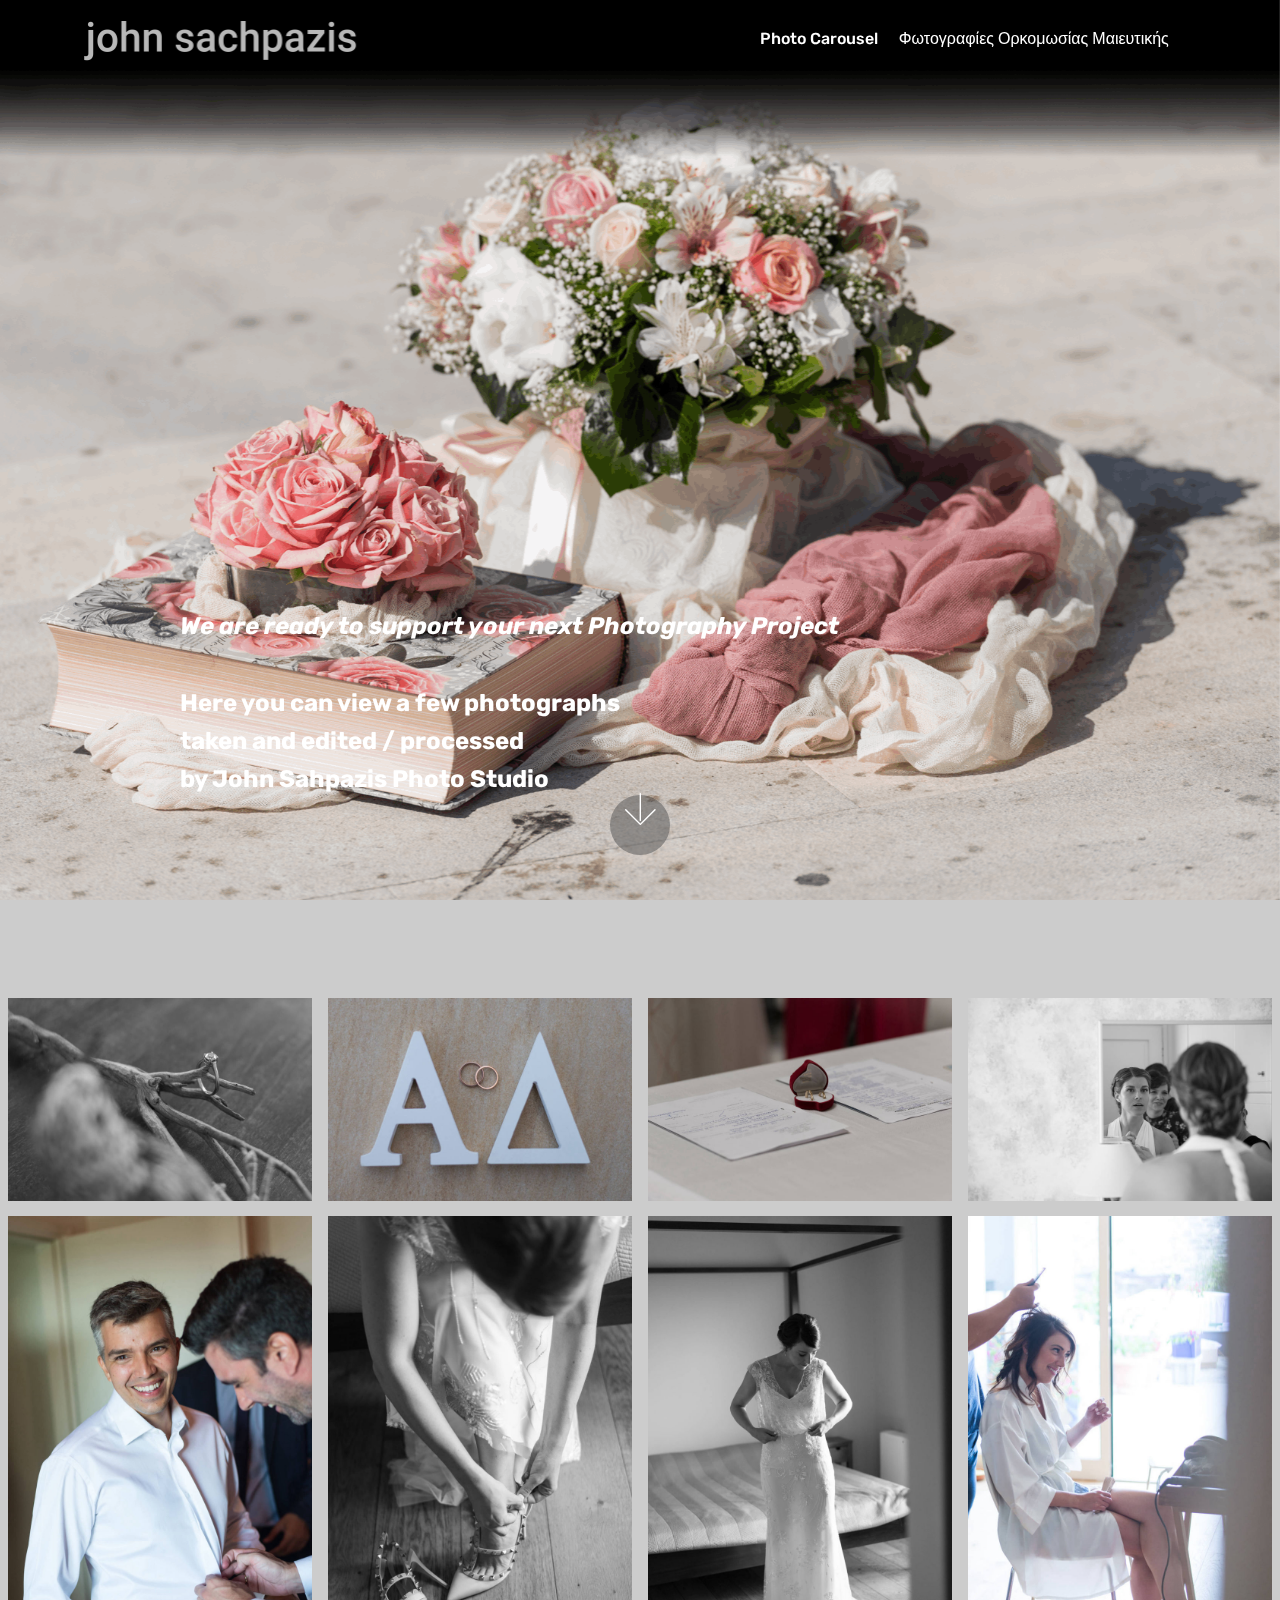
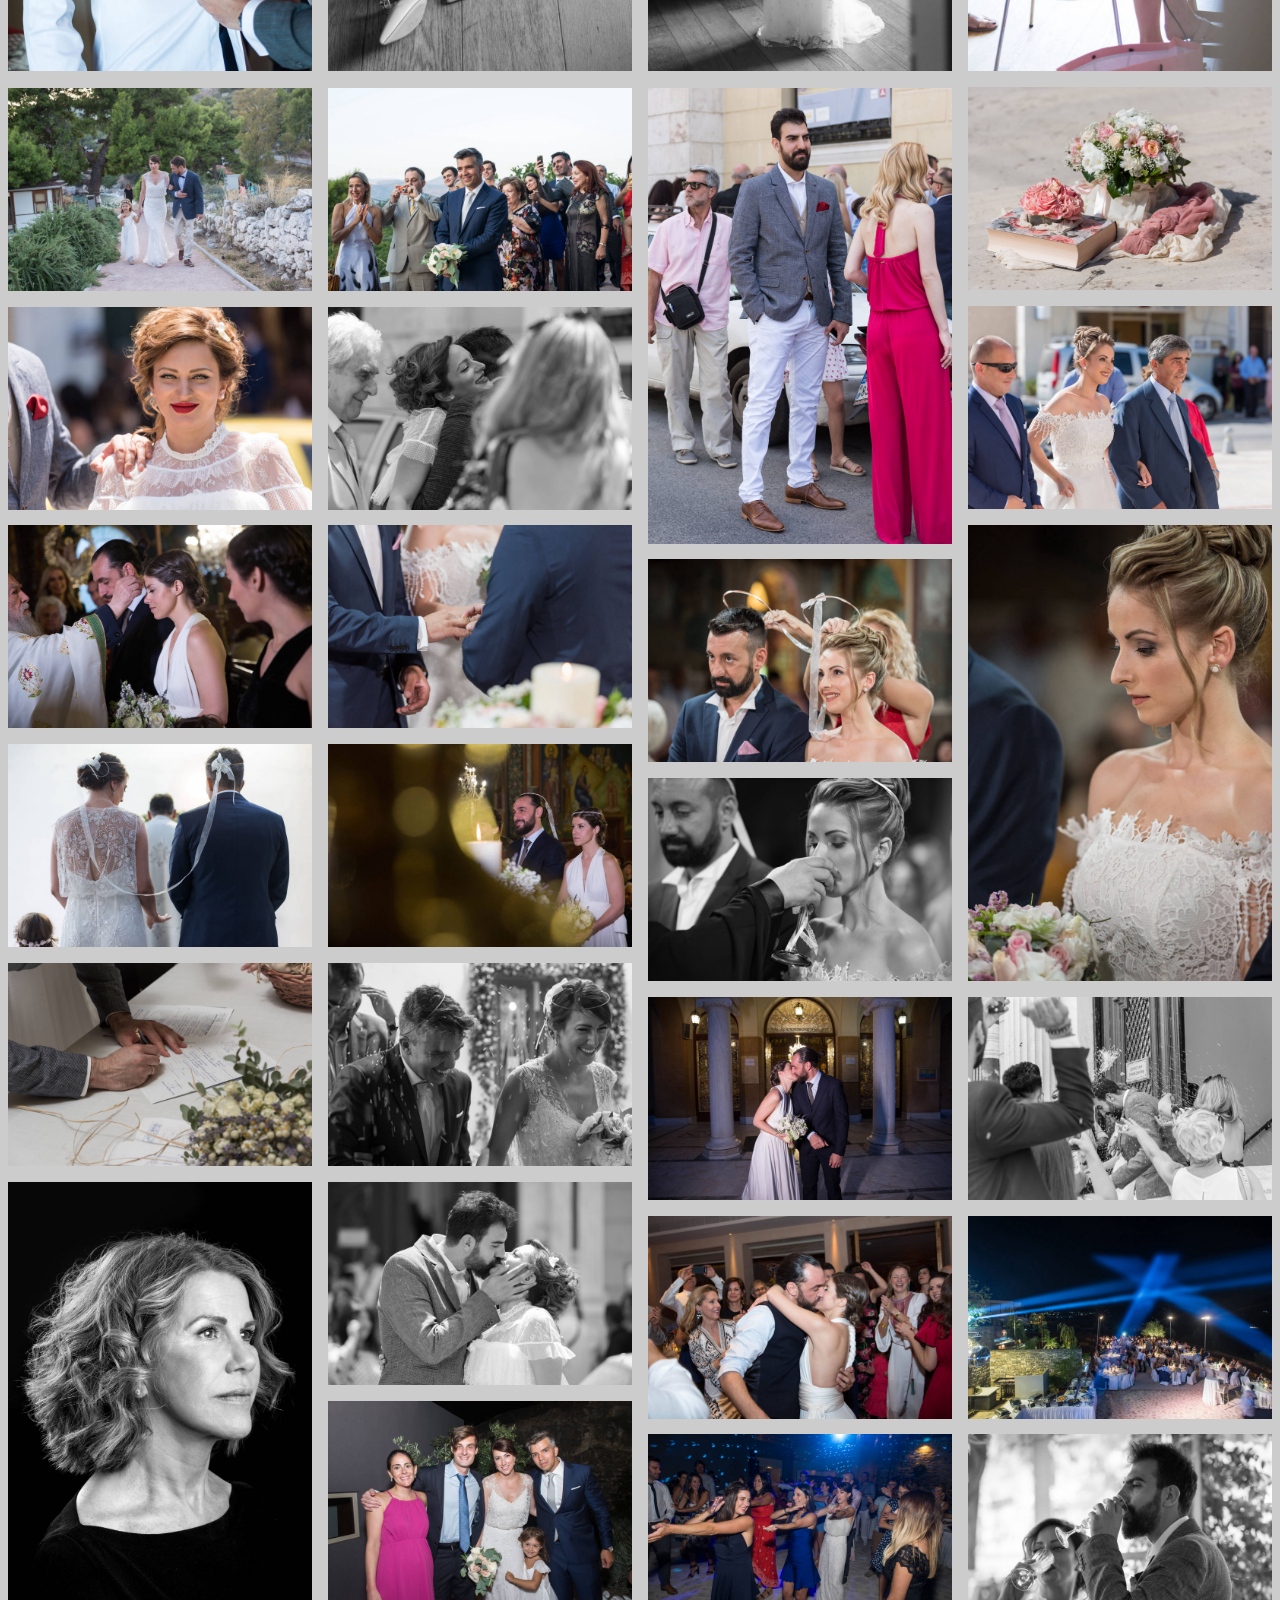
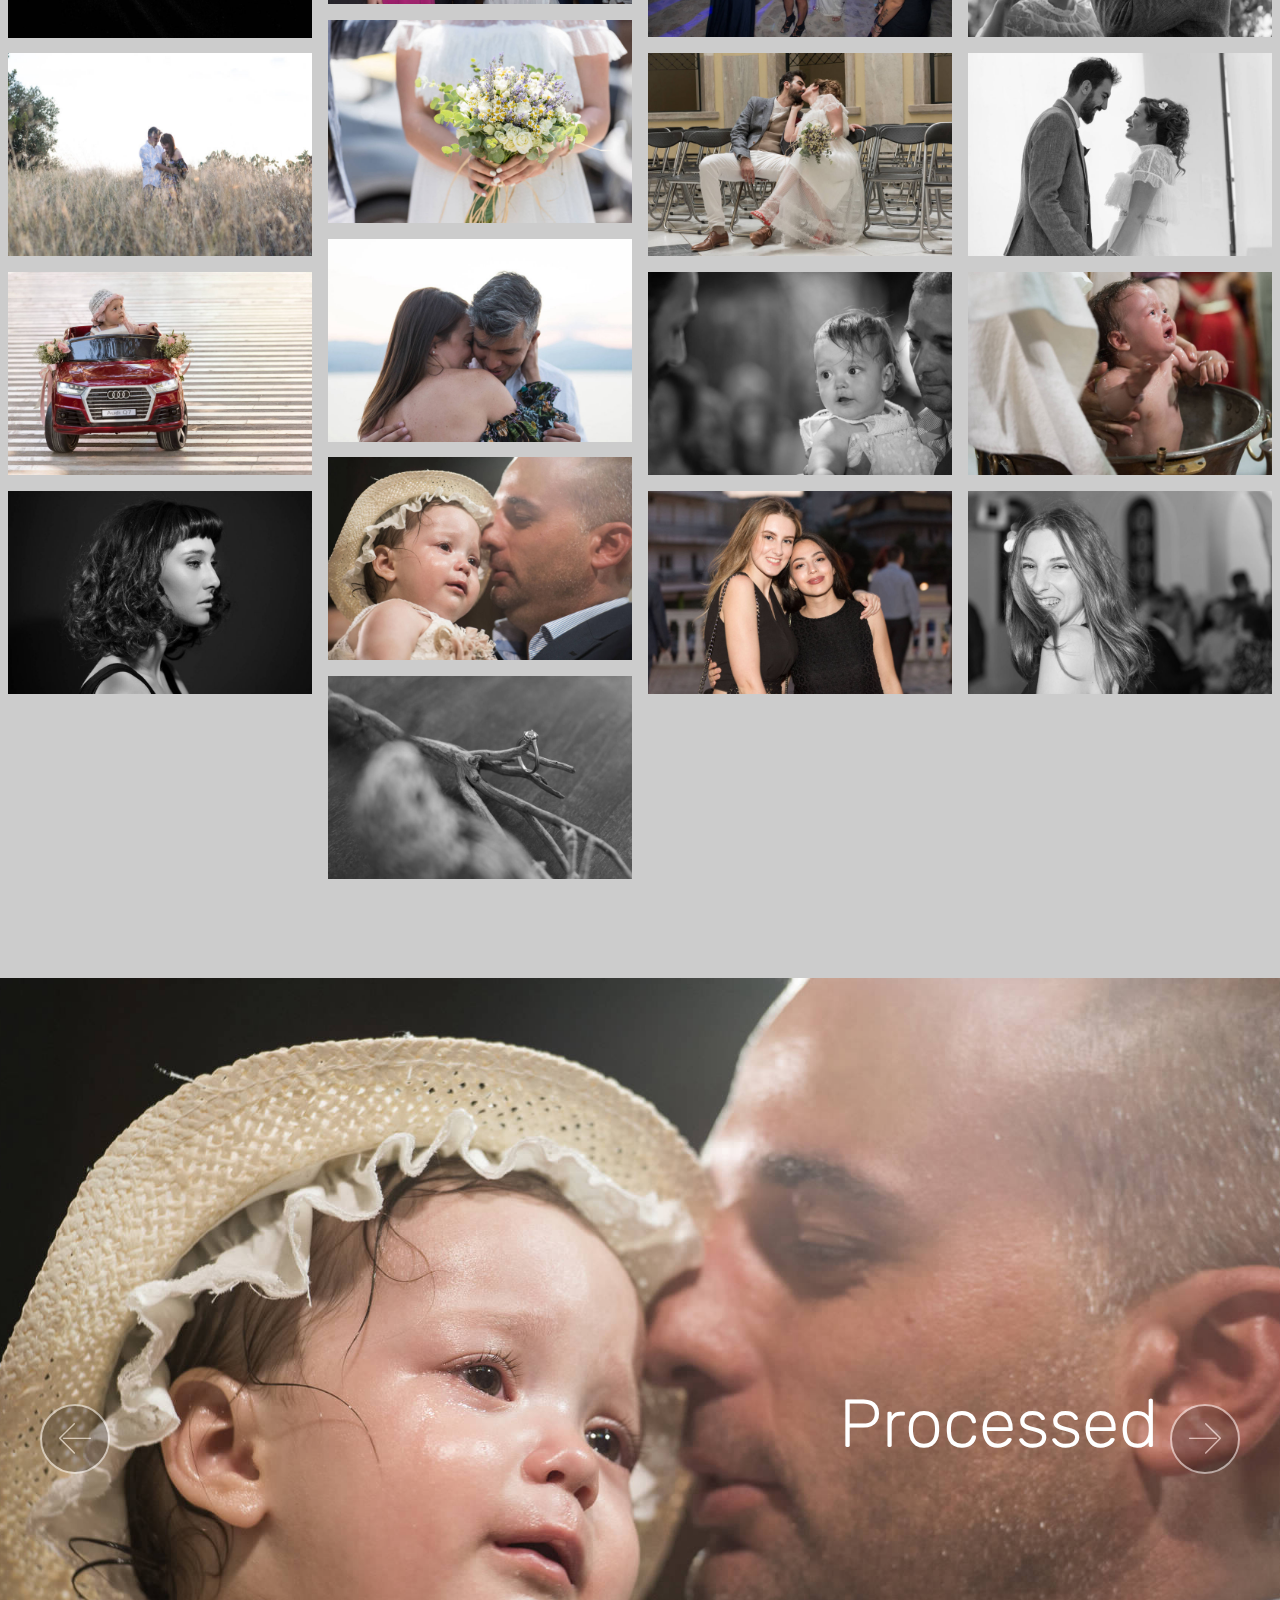
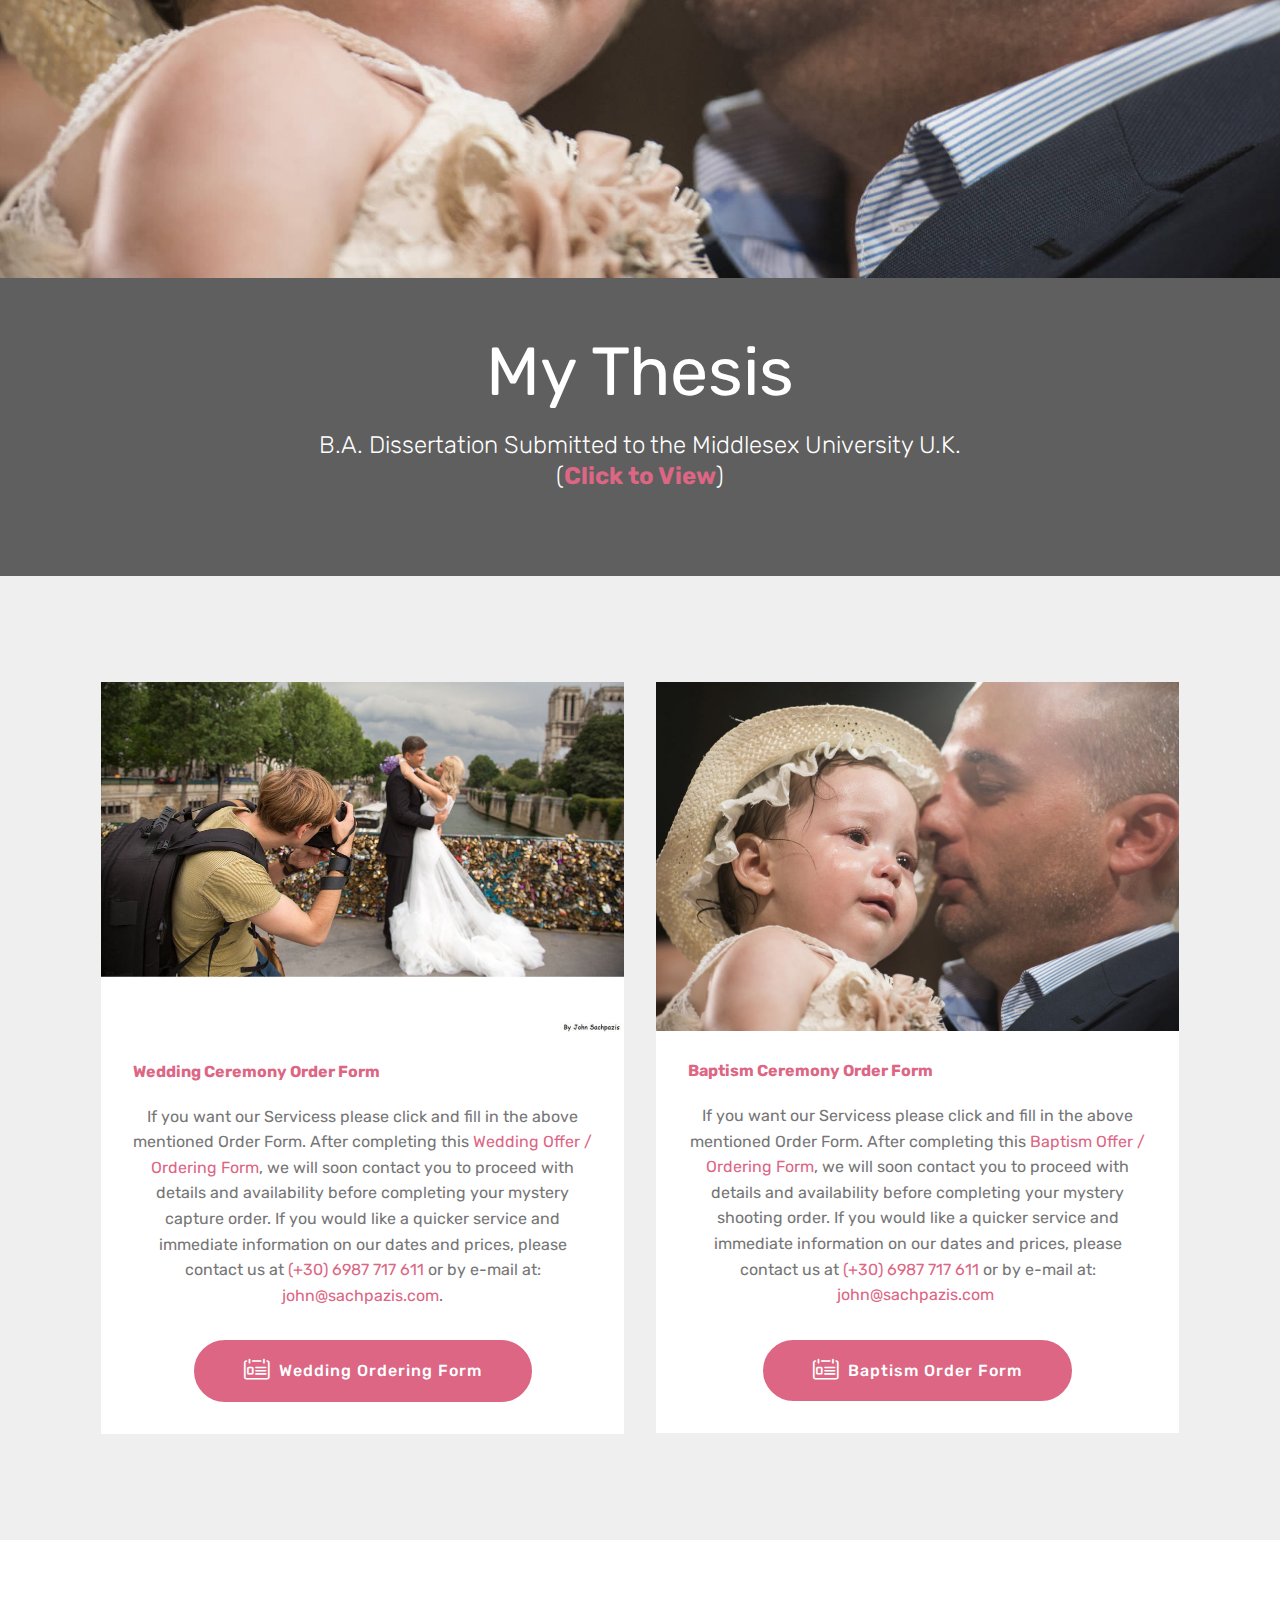
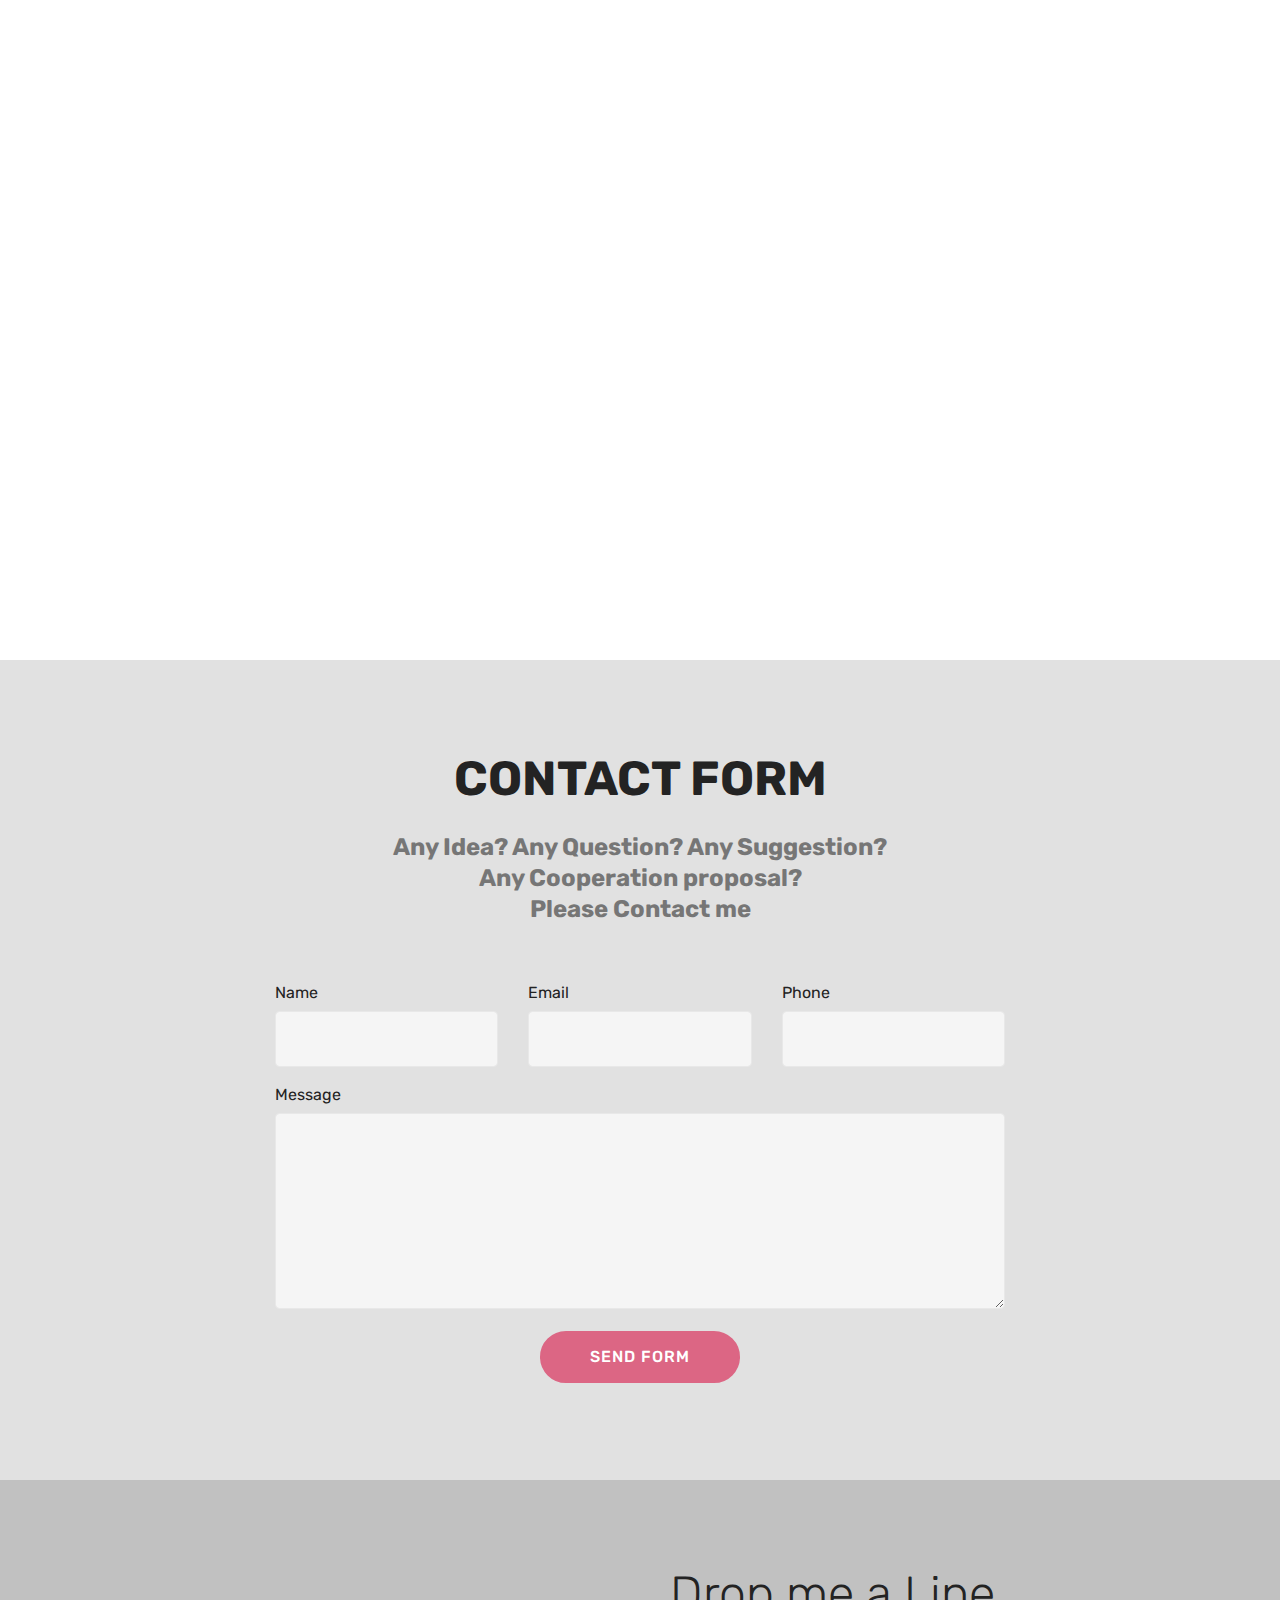
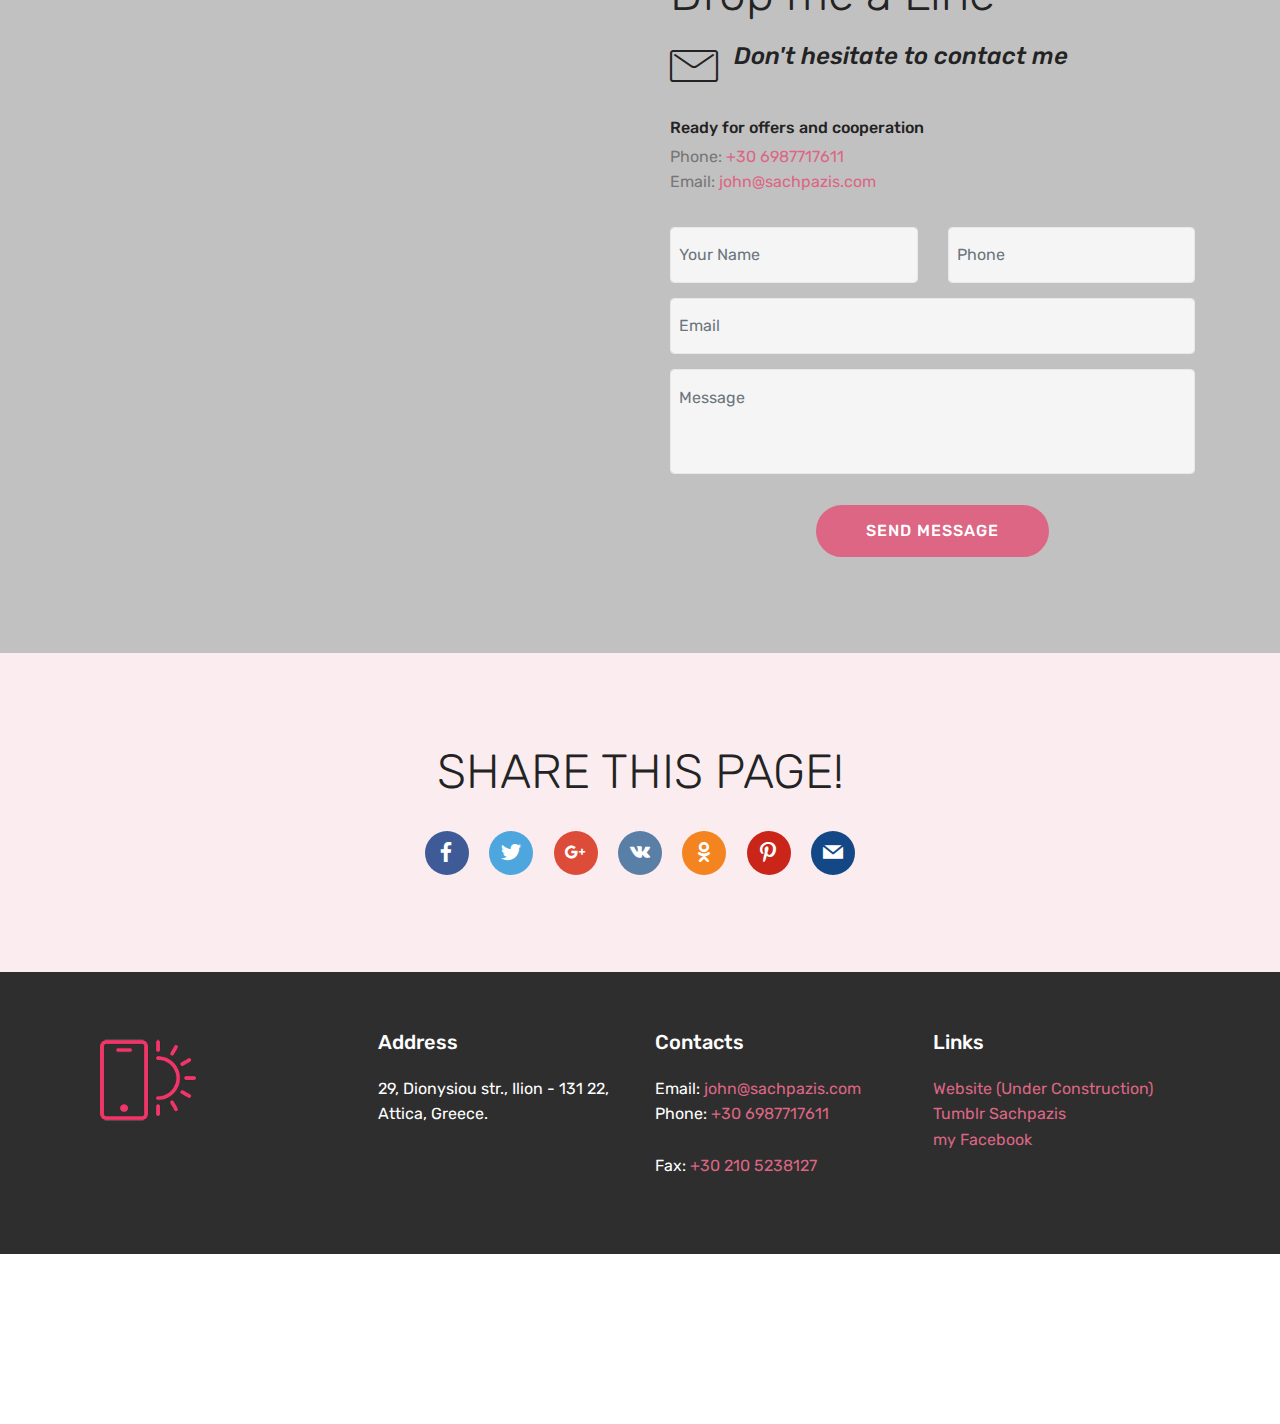
<file: index.html>
<!DOCTYPE html>
<html  >
<head>
  <!-- Site made with Mobirise Website Builder v4.9.7, https://mobirise.com -->
  <meta charset="UTF-8">
  <meta http-equiv="X-UA-Compatible" content="IE=edge">
  <meta name="generator" content="Mobirise v4.9.7, mobirise.com">
  <meta name="viewport" content="width=device-width, initial-scale=1, minimum-scale=1">
  <link rel="shortcut icon" href="assets/images/john-sachpazis-logo-light-no-circle-j-672x122.png" type="image/x-icon">
  <meta name="description" content="Here you can view a few photographs taken and edited / processed by John Sahpazis">
  
  <title>Photo Carousel</title>
  <link rel="stylesheet" href="assets/web/assets/mobirise-icons-bold/mobirise-icons-bold.css">
  <link rel="stylesheet" href="assets/web/assets/mobirise-icons/mobirise-icons.css">
  <link rel="stylesheet" href="assets/tether/tether.min.css">
  <link rel="stylesheet" href="assets/soundcloud-plugin/style.css">
  <link rel="stylesheet" href="assets/bootstrap/css/bootstrap.min.css">
  <link rel="stylesheet" href="assets/bootstrap/css/bootstrap-grid.min.css">
  <link rel="stylesheet" href="assets/bootstrap/css/bootstrap-reboot.min.css">
  <link rel="stylesheet" href="assets/dropdown/css/style.css">
  <link rel="stylesheet" href="assets/socicon/css/styles.css">
  <link rel="stylesheet" href="assets/theme/css/style.css">
  <link rel="stylesheet" href="assets/gallery/style.css">
  <link rel="stylesheet" href="assets/mobirise/css/mbr-additional.css" type="text/css">
  
  
  
</head>
<body>
  <section class="menu cid-qTkzRZLJNu" once="menu" id="menu1-0">

    

    <nav class="navbar navbar-expand beta-menu navbar-dropdown align-items-center navbar-fixed-top navbar-toggleable-sm bg-color transparent">
        <button class="navbar-toggler navbar-toggler-right" type="button" data-toggle="collapse" data-target="#navbarSupportedContent" aria-controls="navbarSupportedContent" aria-expanded="false" aria-label="Toggle navigation">
            <div class="hamburger">
                <span></span>
                <span></span>
                <span></span>
                <span></span>
            </div>
        </button>
        <div class="menu-logo">
            <div class="navbar-brand">
                <span class="navbar-logo">
                    <a href="#top">
                         <img src="assets/images/john-sachpazis-logo-light-no-circle-j-672x122.png" alt="John Photography" title="John Photography" style="height: 3.8rem;">
                    </a>
                </span>
                
            </div>
        </div>
        <div class="collapse navbar-collapse" id="navbarSupportedContent">
            <ul class="navbar-nav nav-dropdown nav-right" data-app-modern-menu="true"><li class="nav-item dropdown">
                    <a class="nav-link link text-white display-4" href="index.html#slider1-7" aria-expanded="false">
                        Photo Carousel<br></a>
                </li><li class="nav-item"><a class="nav-link link text-white display-4" href="https://studio.sachpazis.com/" aria-expanded="false">
                        Φωτογραφίες Ορκομωσίας Μαιευτικής<br></a></li>
                <li class="nav-item"><a class="nav-link link text-white display-4" href="https://mobirise.com">
                        <br></a></li></ul>
            
        </div>
    </nav>
</section>

<section class="engine"><a href="https://mobirise.info/c">site builder</a></section><section class="cid-qV99M1GaXH mbr-fullscreen mbr-parallax-background" id="header2-18">

    

    

    <div class="container align-center">
        <div class="row justify-content-md-center">
            <div class="mbr-white col-md-10">
                
                
                <p class="mbr-text pb-3 mbr-fonts-style display-5"><strong><br></strong><br><br><br><br><br><br><br><br><br><br><br><br><br><em><strong>We are ready to support your next Photography Project</strong></em><br><br><strong>Here you can view a few photographs
<br>taken and edited / processed
</strong><br><strong>by John Sahpazis Photo Studio</strong></p>
                
            </div>
        </div>
    </div>
    <div class="mbr-arrow hidden-sm-down" aria-hidden="true">
        <a href="#next">
            <i class="mbri-down mbr-iconfont"></i>
        </a>
    </div>
</section>

<section class="mbr-gallery mbr-slider-carousel cid-qV4Mj5KcZA" id="gallery2-6">

    

    <div>
        <div><!-- Filter --><!-- Gallery --><div class="mbr-gallery-row"><div class="mbr-gallery-layout-default"><div><div><div class="mbr-gallery-item mbr-gallery-item--p1" data-video-url="false" data-tags="Awesome"><div href="#lb-gallery2-6" data-slide-to="0" data-toggle="modal"><img src="assets/images/1a-1120x747-800x534.jpg" alt="" title=""><span class="icon-focus"></span></div></div><div class="mbr-gallery-item mbr-gallery-item--p1" data-video-url="false" data-tags="Awesome"><div href="#lb-gallery2-6" data-slide-to="1" data-toggle="modal"><img src="assets/images/1b-1411x942-800x534.jpg" alt="" title=""><span class="icon-focus"></span></div></div><div class="mbr-gallery-item mbr-gallery-item--p1" data-video-url="false" data-tags="Awesome"><div href="#lb-gallery2-6" data-slide-to="2" data-toggle="modal"><img src="assets/images/1c-1840x1228-800x534.jpg" alt="" title=""><span class="icon-focus"></span></div></div><div class="mbr-gallery-item mbr-gallery-item--p1" data-video-url="false" data-tags="Awesome"><div href="#lb-gallery2-6" data-slide-to="3" data-toggle="modal"><img src="assets/images/2-1371x914-800x533.jpg" alt="" title=""><span class="icon-focus"></span></div></div><div class="mbr-gallery-item mbr-gallery-item--p1" data-video-url="false" data-tags="Awesome"><div href="#lb-gallery2-6" data-slide-to="4" data-toggle="modal"><img src="assets/images/2a-936x1402-800x1198.jpg" alt="" title=""><span class="icon-focus"></span></div></div><div class="mbr-gallery-item mbr-gallery-item--p1" data-video-url="false" data-tags="Awesome"><div href="#lb-gallery2-6" data-slide-to="5" data-toggle="modal"><img src="assets/images/2b-1211x1814-800x1198.jpg" alt="" title=""><span class="icon-focus"></span></div></div><div class="mbr-gallery-item mbr-gallery-item--p1" data-video-url="false" data-tags="Awesome"><div href="#lb-gallery2-6" data-slide-to="6" data-toggle="modal"><img src="assets/images/2c-1167x1748-800x1198.jpg" alt="" title=""><span class="icon-focus"></span></div></div><div class="mbr-gallery-item mbr-gallery-item--p1" data-video-url="false" data-tags="Awesome"><div href="#lb-gallery2-6" data-slide-to="7" data-toggle="modal"><img src="assets/images/2d-1255x1880-800x1198.jpg" alt="" title=""><span class="icon-focus"></span></div></div><div class="mbr-gallery-item mbr-gallery-item--p1" data-video-url="false" data-tags="Awesome"><div href="#lb-gallery2-6" data-slide-to="8" data-toggle="modal"><img src="assets/images/3-1840x1228-800x534.jpg" alt="" title=""><span class="icon-focus"></span></div></div><div class="mbr-gallery-item mbr-gallery-item--p1" data-video-url="false" data-tags="Awesome"><div href="#lb-gallery2-6" data-slide-to="9" data-toggle="modal"><img src="assets/images/3a-1880x1255-800x534.jpg" alt="" title=""><span class="icon-focus"></span></div></div><div class="mbr-gallery-item mbr-gallery-item--p1" data-video-url="false" data-tags="Awesome"><div href="#lb-gallery2-6" data-slide-to="10" data-toggle="modal"><img src="assets/images/3b-1725x1152-800x534.jpg" alt="" title=""><span class="icon-focus"></span></div></div><div class="mbr-gallery-item mbr-gallery-item--p1" data-video-url="false" data-tags="Awesome"><div href="#lb-gallery2-6" data-slide-to="11" data-toggle="modal"><img src="assets/images/3c-1228x1840-800x1199.jpg" alt="" title=""><span class="icon-focus"></span></div></div><div class="mbr-gallery-item mbr-gallery-item--p1" data-video-url="false" data-tags="Awesome"><div href="#lb-gallery2-6" data-slide-to="12" data-toggle="modal"><img src="assets/images/3d-1840x1228-800x534.jpg" alt="" title=""><span class="icon-focus"></span></div></div><div class="mbr-gallery-item mbr-gallery-item--p1" data-video-url="false" data-tags="Awesome"><div href="#lb-gallery2-6" data-slide-to="13" data-toggle="modal"><img src="assets/images/3e-1840x1228-800x534.jpg" alt="" title=""><span class="icon-focus"></span></div></div><div class="mbr-gallery-item mbr-gallery-item--p1" data-video-url="false" data-tags="Awesome"><div href="#lb-gallery2-6" data-slide-to="14" data-toggle="modal"><img src="assets/images/3f-1840x1228-800x534.jpg" alt="" title=""><span class="icon-focus"></span></div></div><div class="mbr-gallery-item mbr-gallery-item--p1" data-video-url="false" data-tags="Awesome"><div href="#lb-gallery2-6" data-slide-to="15" data-toggle="modal"><img src="assets/images/4-1228x1840-800x1199.jpg" alt="" title=""><span class="icon-focus"></span></div></div><div class="mbr-gallery-item mbr-gallery-item--p1" data-video-url="false" data-tags="Awesome"><div href="#lb-gallery2-6" data-slide-to="16" data-toggle="modal"><img src="assets/images/4a-1733x1155-800x533.jpg" alt="" title=""><span class="icon-focus"></span></div></div><div class="mbr-gallery-item mbr-gallery-item--p1" data-video-url="false" data-tags="Awesome"><div href="#lb-gallery2-6" data-slide-to="17" data-toggle="modal"><img src="assets/images/4b-1840x1228-800x534.jpg" alt="" title=""><span class="icon-focus"></span></div></div><div class="mbr-gallery-item mbr-gallery-item--p1" data-video-url="false" data-tags="Awesome"><div href="#lb-gallery2-6" data-slide-to="18" data-toggle="modal"><img src="assets/images/4c-1840x1228-800x534.jpg" alt="" title=""><span class="icon-focus"></span></div></div><div class="mbr-gallery-item mbr-gallery-item--p1" data-video-url="false" data-tags="Awesome"><div href="#lb-gallery2-6" data-slide-to="19" data-toggle="modal"><img src="assets/images/4d-1799x1201-800x534.jpg" alt="" title=""><span class="icon-focus"></span></div></div><div class="mbr-gallery-item mbr-gallery-item--p1" data-video-url="false" data-tags="Awesome"><div href="#lb-gallery2-6" data-slide-to="20" data-toggle="modal"><img src="assets/images/4e-1682x1121-800x533.jpg" alt="" title=""><span class="icon-focus"></span></div></div><div class="mbr-gallery-item mbr-gallery-item--p1" data-video-url="false" data-tags="Awesome"><div href="#lb-gallery2-6" data-slide-to="21" data-toggle="modal"><img src="assets/images/4f-1840x1228-800x534.jpg" alt="" title=""><span class="icon-focus"></span></div></div><div class="mbr-gallery-item mbr-gallery-item--p1" data-video-url="false" data-tags="Awesome"><div href="#lb-gallery2-6" data-slide-to="22" data-toggle="modal"><img src="assets/images/4g-1840x1228-800x534.jpg" alt="" title=""><span class="icon-focus"></span></div></div><div class="mbr-gallery-item mbr-gallery-item--p1" data-video-url="false" data-tags="Awesome"><div href="#lb-gallery2-6" data-slide-to="23" data-toggle="modal"><img src="assets/images/5a-1670x1115-800x534.jpg" alt="" title=""><span class="icon-focus"></span></div></div><div class="mbr-gallery-item mbr-gallery-item--p1" data-video-url="false" data-tags="Awesome"><div href="#lb-gallery2-6" data-slide-to="24" data-toggle="modal"><img src="assets/images/5b-1840x1228-800x534.jpg" alt="" title=""><span class="icon-focus"></span></div></div><div class="mbr-gallery-item mbr-gallery-item--p1" data-video-url="false" data-tags="Awesome"><div href="#lb-gallery2-6" data-slide-to="25" data-toggle="modal"><img src="assets/images/5c-1715x1143-800x533.jpg" alt="" title=""><span class="icon-focus"></span></div></div><div class="mbr-gallery-item mbr-gallery-item--p1" data-video-url="false" data-tags="Animated"><div href="#lb-gallery2-6" data-slide-to="26" data-toggle="modal"><img src="assets/images/john-sachpazis-photograph-my-work-7-1280x1919-800x1199.jpg" alt="" title=""><span class="icon-focus"></span></div></div><div class="mbr-gallery-item mbr-gallery-item--p1" data-video-url="false" data-tags="Awesome"><div href="#lb-gallery2-6" data-slide-to="27" data-toggle="modal"><img src="assets/images/5d-1793x1197-800x534.jpg" alt="" title=""><span class="icon-focus"></span></div></div><div class="mbr-gallery-item mbr-gallery-item--p1" data-video-url="false" data-tags="Awesome"><div href="#lb-gallery2-6" data-slide-to="28" data-toggle="modal"><img src="assets/images/5e-1564x1043-800x534.jpg" alt="" title=""><span class="icon-focus"></span></div></div><div class="mbr-gallery-item mbr-gallery-item--p1" data-video-url="false" data-tags="Awesome"><div href="#lb-gallery2-6" data-slide-to="29" data-toggle="modal"><img src="assets/images/6a-1880x1255-800x534.jpg" alt="" title=""><span class="icon-focus"></span></div></div><div class="mbr-gallery-item mbr-gallery-item--p1" data-video-url="false" data-tags="Awesome"><div href="#lb-gallery2-6" data-slide-to="30" data-toggle="modal"><img src="assets/images/6b-1754x1171-800x534.jpg" alt="" title=""><span class="icon-focus"></span></div></div><div class="mbr-gallery-item mbr-gallery-item--p1" data-video-url="false" data-tags="Awesome"><div href="#lb-gallery2-6" data-slide-to="31" data-toggle="modal"><img src="assets/images/6c-1794x1198-800x534.jpg" alt="" title=""><span class="icon-focus"></span></div></div><div class="mbr-gallery-item mbr-gallery-item--p1" data-video-url="false" data-tags="Awesome"><div href="#lb-gallery2-6" data-slide-to="32" data-toggle="modal"><img src="assets/images/6e-1840x1228-800x534.jpg" alt="" title=""><span class="icon-focus"></span></div></div><div class="mbr-gallery-item mbr-gallery-item--p1" data-video-url="false" data-tags="Awesome"><div href="#lb-gallery2-6" data-slide-to="33" data-toggle="modal"><img src="assets/images/7a-1840x1228-800x534.jpg" alt="" title=""><span class="icon-focus"></span></div></div><div class="mbr-gallery-item mbr-gallery-item--p1" data-video-url="false" data-tags="Awesome"><div href="#lb-gallery2-6" data-slide-to="34" data-toggle="modal"><img src="assets/images/7b-1715x1145-800x534.jpg" alt="" title=""><span class="icon-focus"></span></div></div><div class="mbr-gallery-item mbr-gallery-item--p1" data-video-url="false" data-tags="Awesome"><div href="#lb-gallery2-6" data-slide-to="35" data-toggle="modal"><img src="assets/images/7c-1840x1228-800x534.jpg" alt="" title=""><span class="icon-focus"></span></div></div><div class="mbr-gallery-item mbr-gallery-item--p1" data-video-url="false" data-tags="Awesome"><div href="#lb-gallery2-6" data-slide-to="36" data-toggle="modal"><img src="assets/images/7e-1840x1228-800x534.jpg" alt="" title=""><span class="icon-focus"></span></div></div><div class="mbr-gallery-item mbr-gallery-item--p1" data-video-url="false" data-tags="Awesome"><div href="#lb-gallery2-6" data-slide-to="37" data-toggle="modal"><img src="assets/images/7d-1622x1083-800x534.jpg" alt="" title=""><span class="icon-focus"></span></div></div><div class="mbr-gallery-item mbr-gallery-item--p1" data-video-url="false" data-tags=""><div href="#lb-gallery2-6" data-slide-to="38" data-toggle="modal"><img src="assets/images/8a-1607x1072-800x534.jpg" alt="" title=""><span class="icon-focus"></span></div></div><div class="mbr-gallery-item mbr-gallery-item--p1" data-video-url="false" data-tags="Responsive"><div href="#lb-gallery2-6" data-slide-to="39" data-toggle="modal"><img src="assets/images/8b-1840x1228-800x534.jpg" alt="" title=""><span class="icon-focus"></span></div></div><div class="mbr-gallery-item mbr-gallery-item--p1" data-video-url="false" data-tags="Responsive"><div href="#lb-gallery2-6" data-slide-to="40" data-toggle="modal"><img src="assets/images/8c-1343x896-800x534.jpg" alt="" title=""><span class="icon-focus"></span></div></div><div class="mbr-gallery-item mbr-gallery-item--p1" data-video-url="false" data-tags="Responsive"><div href="#lb-gallery2-6" data-slide-to="41" data-toggle="modal"><img src="assets/images/8d-1840x1228-800x534.jpg" alt="" title=""><span class="icon-focus"></span></div></div><div class="mbr-gallery-item mbr-gallery-item--p1" data-video-url="false" data-tags="Animated"><div href="#lb-gallery2-6" data-slide-to="42" data-toggle="modal"><img src="assets/images/john-sachpazis-photograph-my-work-3-1280x854-800x534.jpg" alt="" title=""><span class="icon-focus"></span></div></div><div class="mbr-gallery-item mbr-gallery-item--p1" data-video-url="false" data-tags="Awesome"><div href="#lb-gallery2-6" data-slide-to="43" data-toggle="modal"><img src="assets/images/aris-marriage-may-2018-15-2000x1335-800x534.jpg" alt="" title=""><span class="icon-focus"></span></div></div><div class="mbr-gallery-item mbr-gallery-item--p1" data-video-url="false" data-tags="Animated"><div href="#lb-gallery2-6" data-slide-to="44" data-toggle="modal"><img src="assets/images/aris-marriage-may-2018-17-2000x1335-800x534.jpg" alt="" title=""><span class="icon-focus"></span></div></div><div class="mbr-gallery-item mbr-gallery-item--p1" data-video-url="false" data-tags="Awesome"><div href="#lb-gallery2-6" data-slide-to="45" data-toggle="modal"><img src="assets/images/1a-1120x747-800x534.jpg" alt="" title=""><span class="icon-focus"></span></div></div></div></div><div class="clearfix"></div></div></div><!-- Lightbox --><div data-app-prevent-settings="" class="mbr-slider modal fade carousel slide" tabindex="-1" data-keyboard="true" data-interval="false" id="lb-gallery2-6"><div class="modal-dialog"><div class="modal-content"><div class="modal-body"><div class="carousel-inner"><div class="carousel-item"><img src="assets/images/1a-1120x747.jpg" alt="" title=""></div><div class="carousel-item"><img src="assets/images/1b-1411x942.jpg" alt="" title=""></div><div class="carousel-item"><img src="assets/images/1c-1840x1228.jpg" alt="" title=""></div><div class="carousel-item"><img src="assets/images/2-1371x914.jpg" alt="" title=""></div><div class="carousel-item"><img src="assets/images/2a-936x1402.jpg" alt="" title=""></div><div class="carousel-item"><img src="assets/images/2b-1211x1814.jpg" alt="" title=""></div><div class="carousel-item"><img src="assets/images/2c-1167x1748.jpg" alt="" title=""></div><div class="carousel-item"><img src="assets/images/2d-1255x1880.jpg" alt="" title=""></div><div class="carousel-item"><img src="assets/images/3-1840x1228.jpg" alt="" title=""></div><div class="carousel-item"><img src="assets/images/3a-1880x1255.jpg" alt="" title=""></div><div class="carousel-item"><img src="assets/images/3b-1725x1152.jpg" alt="" title=""></div><div class="carousel-item"><img src="assets/images/3c-1228x1840.jpg" alt="" title=""></div><div class="carousel-item"><img src="assets/images/3d-1840x1228.jpg" alt="" title=""></div><div class="carousel-item"><img src="assets/images/3e-1840x1228.jpg" alt="" title=""></div><div class="carousel-item"><img src="assets/images/3f-1840x1228.jpg" alt="" title=""></div><div class="carousel-item"><img src="assets/images/4-1228x1840.jpg" alt="" title=""></div><div class="carousel-item"><img src="assets/images/4a-1733x1155.jpg" alt="" title=""></div><div class="carousel-item"><img src="assets/images/4b-1840x1228.jpg" alt="" title=""></div><div class="carousel-item"><img src="assets/images/4c-1840x1228.jpg" alt="" title=""></div><div class="carousel-item"><img src="assets/images/4d-1799x1201.jpg" alt="" title=""></div><div class="carousel-item"><img src="assets/images/4e-1682x1121.jpg" alt="" title=""></div><div class="carousel-item"><img src="assets/images/4f-1840x1228.jpg" alt="" title=""></div><div class="carousel-item"><img src="assets/images/4g-1840x1228.jpg" alt="" title=""></div><div class="carousel-item"><img src="assets/images/5a-1670x1115.jpg" alt="" title=""></div><div class="carousel-item"><img src="assets/images/5b-1840x1228.jpg" alt="" title=""></div><div class="carousel-item"><img src="assets/images/5c-1715x1143.jpg" alt="" title=""></div><div class="carousel-item"><img src="assets/images/john-sachpazis-photograph-my-work-7-1280x1919.jpg" alt="" title=""></div><div class="carousel-item"><img src="assets/images/5d-1793x1197.jpg" alt="" title=""></div><div class="carousel-item"><img src="assets/images/5e-1564x1043.jpg" alt="" title=""></div><div class="carousel-item"><img src="assets/images/6a-1880x1255.jpg" alt="" title=""></div><div class="carousel-item"><img src="assets/images/6b-1754x1171.jpg" alt="" title=""></div><div class="carousel-item"><img src="assets/images/6c-1794x1198.jpg" alt="" title=""></div><div class="carousel-item"><img src="assets/images/6e-1840x1228.jpg" alt="" title=""></div><div class="carousel-item"><img src="assets/images/7a-1840x1228.jpg" alt="" title=""></div><div class="carousel-item"><img src="assets/images/7b-1715x1145.jpg" alt="" title=""></div><div class="carousel-item"><img src="assets/images/7c-1840x1228.jpg" alt="" title=""></div><div class="carousel-item"><img src="assets/images/7e-1840x1228.jpg" alt="" title=""></div><div class="carousel-item"><img src="assets/images/7d-1622x1083.jpg" alt="" title=""></div><div class="carousel-item"><img src="assets/images/8a-1607x1072.jpg" alt="" title=""></div><div class="carousel-item"><img src="assets/images/8b-1840x1228.jpg" alt="" title=""></div><div class="carousel-item"><img src="assets/images/8c-1343x896.jpg" alt="" title=""></div><div class="carousel-item"><img src="assets/images/8d-1840x1228.jpg" alt="" title=""></div><div class="carousel-item"><img src="assets/images/john-sachpazis-photograph-my-work-3-1280x854.jpg" alt="" title=""></div><div class="carousel-item active"><img src="assets/images/aris-marriage-may-2018-15-2000x1335.jpg" alt="" title=""></div><div class="carousel-item"><img src="assets/images/aris-marriage-may-2018-17-2000x1335.jpg" alt="" title=""></div><div class="carousel-item"><img src="assets/images/1a-1120x747.jpg" alt="" title=""></div></div><a class="carousel-control carousel-control-prev" role="button" data-slide="prev" href="#lb-gallery2-6"><span class="mbri-left mbr-iconfont" aria-hidden="true"></span><span class="sr-only">Previous</span></a><a class="carousel-control carousel-control-next" role="button" data-slide="next" href="#lb-gallery2-6"><span class="mbri-right mbr-iconfont" aria-hidden="true"></span><span class="sr-only">Next</span></a><a class="close" href="#" role="button" data-dismiss="modal"><span class="sr-only">Close</span></a></div></div></div></div></div>
    </div>

</section>

<section class="carousel slide cid-qV4MlB690h" data-interval="false" id="slider1-7">

    

    <div class="full-screen"><div class="mbr-slider slide carousel" data-pause="true" data-keyboard="false" data-ride="carousel" data-interval="3000"><div class="carousel-inner" role="listbox"><div class="carousel-item slider-fullscreen-image" data-bg-video-slide="false" style="background-image: url(assets/images/ronaldo-de-oliveira-675923-unsplash-2000x1333.jpg);"><div class="container container-slide"><div class="image_wrapper"><img src="assets/images/ronaldo-de-oliveira-675923-unsplash-2000x1333.jpg"><div class="carousel-caption justify-content-center"><div class="col-10 align-right"><h2 class="mbr-fonts-style display-1">By John</h2></div></div></div></div></div><div class="carousel-item slider-fullscreen-image" data-bg-video-slide="false" style="background-image: url(assets/images/1a-1120x747.jpg);"><div class="container container-slide"><div class="image_wrapper"><img src="assets/images/1a-1120x747.jpg"><div class="carousel-caption justify-content-center"><div class="col-10 align-right"><h2 class="mbr-fonts-style display-1">By John</h2></div></div></div></div></div><div class="carousel-item slider-fullscreen-image" data-bg-video-slide="false" style="background-image: url(assets/images/1b-1411x942.jpg);"><div class="container container-slide"><div class="image_wrapper"><img src="assets/images/1b-1411x942.jpg"><div class="carousel-caption justify-content-center"><div class="col-10 align-right"><h2 class="mbr-fonts-style display-1">By John</h2></div></div></div></div></div><div class="carousel-item slider-fullscreen-image" data-bg-video-slide="false" style="background-image: url(assets/images/1c-1840x1228.jpg);"><div class="container container-slide"><div class="image_wrapper"><img src="assets/images/1c-1840x1228.jpg"><div class="carousel-caption justify-content-center"><div class="col-10 align-right"><h2 class="mbr-fonts-style display-1">By John</h2></div></div></div></div></div><div class="carousel-item slider-fullscreen-image" data-bg-video-slide="false" style="background-image: url(assets/images/wedding-couple-is-holding-hands-pm5pqbk-2000x1335.jpg);"><div class="container container-slide"><div class="image_wrapper"><img src="assets/images/wedding-couple-is-holding-hands-pm5pqbk-2000x1335.jpg"><div class="carousel-caption justify-content-center"><div class="col-10 align-right"><h2 class="mbr-fonts-style display-1">Processed</h2></div></div></div></div></div><div class="carousel-item slider-fullscreen-image" data-bg-video-slide="false" style="background-image: url(assets/images/2a-936x1402.jpg);"><div class="container container-slide"><div class="image_wrapper"><img src="assets/images/2a-936x1402.jpg"><div class="carousel-caption justify-content-center"><div class="col-10 align-right"><h2 class="mbr-fonts-style display-1">Processed</h2></div></div></div></div></div><div class="carousel-item slider-fullscreen-image" data-bg-video-slide="false" style="background-image: url(assets/images/2-1371x914.jpg);"><div class="container container-slide"><div class="image_wrapper"><img src="assets/images/2-1371x914.jpg"><div class="carousel-caption justify-content-center"><div class="col-10 align-right"><h2 class="mbr-fonts-style display-1">Processed</h2></div></div></div></div></div><div class="carousel-item slider-fullscreen-image" data-bg-video-slide="false" style="background-image: url(assets/images/3-1840x1228.jpg);"><div class="container container-slide"><div class="image_wrapper"><img src="assets/images/3-1840x1228.jpg"><div class="carousel-caption justify-content-center"><div class="col-10 align-right"><h2 class="mbr-fonts-style display-1">Processed</h2></div></div></div></div></div><div class="carousel-item slider-fullscreen-image" data-bg-video-slide="false" style="background-image: url(assets/images/3a-1880x1255.jpg);"><div class="container container-slide"><div class="image_wrapper"><img src="assets/images/3a-1880x1255.jpg"><div class="carousel-caption justify-content-center"><div class="col-10 align-right"><h2 class="mbr-fonts-style display-1">Processed</h2></div></div></div></div></div><div class="carousel-item slider-fullscreen-image" data-bg-video-slide="false" style="background-image: url(assets/images/3b-1725x1152.jpg);"><div class="container container-slide"><div class="image_wrapper"><img src="assets/images/3b-1725x1152.jpg"><div class="carousel-caption justify-content-center"><div class="col-10 align-right"><h2 class="mbr-fonts-style display-1">Processed</h2></div></div></div></div></div><div class="carousel-item slider-fullscreen-image" data-bg-video-slide="false" style="background-image: url(assets/images/3d-1840x1228.jpg);"><div class="container container-slide"><div class="image_wrapper"><img src="assets/images/3d-1840x1228.jpg"><div class="carousel-caption justify-content-center"><div class="col-10 align-right"><h2 class="mbr-fonts-style display-1">Processed</h2></div></div></div></div></div><div class="carousel-item slider-fullscreen-image" data-bg-video-slide="false" style="background-image: url(assets/images/3f-1840x1228.jpg);"><div class="container container-slide"><div class="image_wrapper"><img src="assets/images/3f-1840x1228.jpg"><div class="carousel-caption justify-content-center"><div class="col-10 align-right"><h2 class="mbr-fonts-style display-1">Processed</h2></div></div></div></div></div><div class="carousel-item slider-fullscreen-image" data-bg-video-slide="false" style="background-image: url(assets/images/4b-1840x1228.jpg);"><div class="container container-slide"><div class="image_wrapper"><img src="assets/images/4b-1840x1228.jpg"><div class="carousel-caption justify-content-center"><div class="col-10 align-right"><h2 class="mbr-fonts-style display-1">Processed</h2></div></div></div></div></div><div class="carousel-item slider-fullscreen-image" data-bg-video-slide="false" style="background-image: url(assets/images/4c-1840x1228.jpg);"><div class="container container-slide"><div class="image_wrapper"><img src="assets/images/4c-1840x1228.jpg"><div class="carousel-caption justify-content-center"><div class="col-10 align-right"><h2 class="mbr-fonts-style display-1">Processed</h2></div></div></div></div></div><div class="carousel-item slider-fullscreen-image" data-bg-video-slide="false" style="background-image: url(assets/images/4d-1799x1201.jpg);"><div class="container container-slide"><div class="image_wrapper"><img src="assets/images/4d-1799x1201.jpg"><div class="carousel-caption justify-content-center"><div class="col-10 align-right"><h2 class="mbr-fonts-style display-1">Processed</h2></div></div></div></div></div><div class="carousel-item slider-fullscreen-image" data-bg-video-slide="false" style="background-image: url(assets/images/4e-1682x1121.jpg);"><div class="container container-slide"><div class="image_wrapper"><img src="assets/images/4e-1682x1121.jpg"><div class="carousel-caption justify-content-center"><div class="col-10 align-right"><h2 class="mbr-fonts-style display-1">Processed</h2></div></div></div></div></div><div class="carousel-item slider-fullscreen-image" data-bg-video-slide="false" style="background-image: url(assets/images/4f-1840x1228.jpg);"><div class="container container-slide"><div class="image_wrapper"><img src="assets/images/4f-1840x1228.jpg"><div class="carousel-caption justify-content-center"><div class="col-10 align-right"><h2 class="mbr-fonts-style display-1">Processed</h2></div></div></div></div></div><div class="carousel-item slider-fullscreen-image" data-bg-video-slide="false" style="background-image: url(assets/images/4g-1840x1228.jpg);"><div class="container container-slide"><div class="image_wrapper"><img src="assets/images/4g-1840x1228.jpg"><div class="carousel-caption justify-content-center"><div class="col-10 align-right"><h2 class="mbr-fonts-style display-1">Processed</h2></div></div></div></div></div><div class="carousel-item slider-fullscreen-image" data-bg-video-slide="false" style="background-image: url(assets/images/5a-1670x1115.jpg);"><div class="container container-slide"><div class="image_wrapper"><img src="assets/images/5a-1670x1115.jpg"><div class="carousel-caption justify-content-center"><div class="col-10 align-right"><h2 class="mbr-fonts-style display-1">Processed</h2></div></div></div></div></div><div class="carousel-item slider-fullscreen-image" data-bg-video-slide="false" style="background-image: url(assets/images/5b-1840x1228.jpg);"><div class="container container-slide"><div class="image_wrapper"><img src="assets/images/5b-1840x1228.jpg"><div class="carousel-caption justify-content-center"><div class="col-10 align-right"><h2 class="mbr-fonts-style display-1">Processed</h2></div></div></div></div></div><div class="carousel-item slider-fullscreen-image" data-bg-video-slide="false" style="background-image: url(assets/images/5c-1715x1143.jpg);"><div class="container container-slide"><div class="image_wrapper"><img src="assets/images/5c-1715x1143.jpg"><div class="carousel-caption justify-content-center"><div class="col-10 align-right"><h2 class="mbr-fonts-style display-1">Processed</h2></div></div></div></div></div><div class="carousel-item slider-fullscreen-image" data-bg-video-slide="false" style="background-image: url(assets/images/5d-1793x1197.jpg);"><div class="container container-slide"><div class="image_wrapper"><img src="assets/images/5d-1793x1197.jpg"><div class="carousel-caption justify-content-center"><div class="col-10 align-right"><h2 class="mbr-fonts-style display-1">Processed</h2></div></div></div></div></div><div class="carousel-item slider-fullscreen-image" data-bg-video-slide="false" style="background-image: url(assets/images/6a-1880x1255.jpg);"><div class="container container-slide"><div class="image_wrapper"><img src="assets/images/6a-1880x1255.jpg"><div class="carousel-caption justify-content-center"><div class="col-10 align-right"><h2 class="mbr-fonts-style display-1">Processed</h2></div></div></div></div></div><div class="carousel-item slider-fullscreen-image" data-bg-video-slide="false" style="background-image: url(assets/images/6b-1754x1171.jpg);"><div class="container container-slide"><div class="image_wrapper"><img src="assets/images/6b-1754x1171.jpg"><div class="carousel-caption justify-content-center"><div class="col-10 align-right"><h2 class="mbr-fonts-style display-1">Processed</h2></div></div></div></div></div><div class="carousel-item slider-fullscreen-image" data-bg-video-slide="false" style="background-image: url(assets/images/6c-1794x1198.jpg);"><div class="container container-slide"><div class="image_wrapper"><img src="assets/images/6c-1794x1198.jpg"><div class="carousel-caption justify-content-center"><div class="col-10 align-right"><h2 class="mbr-fonts-style display-1">Processed</h2></div></div></div></div></div><div class="carousel-item slider-fullscreen-image" data-bg-video-slide="false" style="background-image: url(assets/images/6e-1840x1228.jpg);"><div class="container container-slide"><div class="image_wrapper"><img src="assets/images/6e-1840x1228.jpg"><div class="carousel-caption justify-content-center"><div class="col-10 align-right"><h2 class="mbr-fonts-style display-1">Processed</h2></div></div></div></div></div><div class="carousel-item slider-fullscreen-image" data-bg-video-slide="false" style="background-image: url(assets/images/7a-1840x1228.jpg);"><div class="container container-slide"><div class="image_wrapper"><img src="assets/images/7a-1840x1228.jpg"><div class="carousel-caption justify-content-center"><div class="col-10 align-right"><h2 class="mbr-fonts-style display-1">Processed</h2></div></div></div></div></div><div class="carousel-item slider-fullscreen-image" data-bg-video-slide="false" style="background-image: url(assets/images/7d-1622x1083.jpg);"><div class="container container-slide"><div class="image_wrapper"><img src="assets/images/7d-1622x1083.jpg"><div class="carousel-caption justify-content-center"><div class="col-10 align-right"><h2 class="mbr-fonts-style display-1">Processed</h2></div></div></div></div></div><div class="carousel-item slider-fullscreen-image" data-bg-video-slide="false" style="background-image: url(assets/images/7e-1840x1228.jpg);"><div class="container container-slide"><div class="image_wrapper"><img src="assets/images/7e-1840x1228.jpg"><div class="carousel-caption justify-content-center"><div class="col-10 align-right"><h2 class="mbr-fonts-style display-1">Processed</h2></div></div></div></div></div><div class="carousel-item slider-fullscreen-image" data-bg-video-slide="false" style="background-image: url(assets/images/8a-1607x1072.jpg);"><div class="container container-slide"><div class="image_wrapper"><img src="assets/images/8a-1607x1072.jpg"><div class="carousel-caption justify-content-center"><div class="col-10 align-right"><h2 class="mbr-fonts-style display-1">Processed</h2></div></div></div></div></div><div class="carousel-item slider-fullscreen-image" data-bg-video-slide="false" style="background-image: url(assets/images/8b-1840x1228.jpg);"><div class="container container-slide"><div class="image_wrapper"><img src="assets/images/8b-1840x1228.jpg"><div class="carousel-caption justify-content-center"><div class="col-10 align-right"><h2 class="mbr-fonts-style display-1">Processed</h2></div></div></div></div></div><div class="carousel-item slider-fullscreen-image" data-bg-video-slide="false" style="background-image: url(assets/images/8c-1343x896.jpg);"><div class="container container-slide"><div class="image_wrapper"><img src="assets/images/8c-1343x896.jpg"><div class="carousel-caption justify-content-center"><div class="col-10 align-right"><h2 class="mbr-fonts-style display-1">Processed</h2></div></div></div></div></div><div class="carousel-item slider-fullscreen-image active" data-bg-video-slide="false" style="background-image: url(assets/images/8d-1840x1228.jpg);"><div class="container container-slide"><div class="image_wrapper"><img src="assets/images/8d-1840x1228.jpg"><div class="carousel-caption justify-content-center"><div class="col-10 align-right"><h2 class="mbr-fonts-style display-1">Processed</h2></div></div></div></div></div><div class="carousel-item slider-fullscreen-image" data-bg-video-slide="false" style="background-image: url(assets/images/aris-marriage-may-2018-15-2000x1335.jpg);"><div class="container container-slide"><div class="image_wrapper"><img src="assets/images/aris-marriage-may-2018-15-2000x1335.jpg"><div class="carousel-caption justify-content-center"><div class="col-10 align-right"></div></div></div></div></div><div class="carousel-item slider-fullscreen-image" data-bg-video-slide="false" style="background-image: url(assets/images/aris-marriage-may-2018-17-2000x1335.jpg);"><div class="container container-slide"><div class="image_wrapper"><img src="assets/images/aris-marriage-may-2018-17-2000x1335.jpg"><div class="carousel-caption justify-content-center"><div class="col-10 align-right"></div></div></div></div></div></div><a data-app-prevent-settings="" class="carousel-control carousel-control-prev" role="button" data-slide="prev" href="#slider1-7"><span aria-hidden="true" class="mbri-left mbr-iconfont"></span><span class="sr-only">Previous</span></a><a data-app-prevent-settings="" class="carousel-control carousel-control-next" role="button" data-slide="next" href="#slider1-7"><span aria-hidden="true" class="mbri-right mbr-iconfont"></span><span class="sr-only">Next</span></a></div></div>

</section>

<section class="mbr-section content5 cid-qV4MmFbYe5 mbr-parallax-background" id="content5-8">

    

    <div class="mbr-overlay" style="opacity: 0.6; background-color: rgb(0, 0, 0);">
    </div>

    <div class="container">
        <div class="media-container-row">
            <div class="title col-12 col-md-8">
                <h2 class="align-center mbr-bold mbr-white pb-3 mbr-fonts-style display-1"><span style="font-weight: normal;">
                    My Thesis</span></h2>
                <h3 class="mbr-section-subtitle align-center mbr-light mbr-white pb-3 mbr-fonts-style display-5">B.A. Dissertation Submitted to the Middlesex University U.K.<br>(<a href="http://www.geodomisi.com/John-Sachpazis_B.A.-Dissertation-Submitted-to-the-Middlesex-University-U.K..pdf" target="_blank"><strong>Click to View</strong></a>)</h3>
                
                
            </div>
        </div>
    </div>
</section>

<section class="features3 cid-qZheEJBqkZ" id="features3-1f">

    

    
    <div class="container">
        <div class="media-container-row">
            <div class="card p-3 col-12 col-md-6">
                <div class="card-wrapper">
                    <div class="card-img">
                        <a href="https://goo.gl/forms/gjoUPW1iqZVXobz82" target="_blank"><img src="assets/images/wedding-google-forms-snapshot-from-wedding-photography-in-paris-france-1280x854-1046x699.jpg" alt="Mobirise" title=""></a>
                    </div>
                    <div class="card-box">
                        <h4 class="card-title mbr-fonts-style display-7"><a href="https://goo.gl/forms/gjoUPW1iqZVXobz82" target="_blank"><strong>Wedding Ceremony Order Form</strong></a></h4>
                        <p class="mbr-text mbr-fonts-style display-7">If you want our Servicess please click and fill in the above mentioned Order Form. After completing this <a href="https://goo.gl/forms/gjoUPW1iqZVXobz82" target="_blank">Wedding Offer / Ordering Form</a>, we will soon contact you to proceed with details and availability before completing your mystery capture order. If you would like a quicker service and immediate information on our dates and prices, please contact us at <a href="tel:+30-6987717 611">(+30) 6987 717 611</a> or by e-mail at: <a href="mailto:john@sachpazis.com">john@sachpazis.com</a>.
                        </p>
                    </div>
                    <div class="mbr-section-btn text-center"><a href="https://goo.gl/forms/gjoUPW1iqZVXobz82" class="btn btn-primary display-4" target="_blank"><span class="mbrib-contact-form mbr-iconfont mbr-iconfont-btn"></span>
                            Wedding Ordering Form</a></div>
                </div>
            </div>

            <div class="card p-3 col-12 col-md-6">
                <div class="card-wrapper">
                    <div class="card-img">
                        <a href="https://goo.gl/forms/qciA9FRI7QV2Zs933" target="_blank"><img src="assets/images/baptism-google-forms-snapshot-from-baptism-photography-in-athens-1046x698.jpg" alt="Mobirise" title=""></a>
                    </div>
                    <div class="card-box">
                        <h4 class="card-title mbr-fonts-style display-7"><a href="https://goo.gl/forms/qciA9FRI7QV2Zs933" target="_blank"><strong>Baptism Ceremony Order Form</strong></a></h4>
                        <p class="mbr-text mbr-fonts-style display-7">If you want our Servicess please click and fill in the above mentioned Order Form. After completing this <a href="https://goo.gl/forms/qciA9FRI7QV2Zs933" target="_blank">Baptism Offer / Ordering Form</a>, we will soon contact you to proceed with details and availability before completing your mystery shooting order. If you would like a quicker service and immediate information on our dates and prices, please contact us at <a href="tel:+30-6987717 611">(+30) 6987 717 611</a> or by e-mail at: <a href="mailto:john@sachpazis.com">john@sachpazis.com</a>&nbsp;<br></p>
                    </div>
                    <div class="mbr-section-btn text-center"><a href="https://goo.gl/forms/qciA9FRI7QV2Zs933" class="btn btn-primary display-4" target="_blank"><span class="mbrib-contact-form mbr-iconfont mbr-iconfont-btn"></span>
                            Baptism Order Form</a></div>
                </div>
            </div>

            

            
        </div>
    </div>
</section>

<section class="cid-rlF4qbOqpP" id="video2-1v">

    
    
    <figure class="mbr-figure align-center">
        <div class="video-block" style="width: 100%;">
            <div><iframe class="mbr-embedded-video" src="https://www.youtube.com/embed/_SYoJX0_o8U?rel=0&amp;amp;showinfo=0&amp;autoplay=1&amp;loop=1&amp;playlist=_SYoJX0_o8U" width="1280" height="720" frameborder="0" allowfullscreen></iframe></div>
        </div>
    </figure>
</section>

<section class="mbr-section form1 cid-qV4MPLOf0D" id="form1-j">

    

    
    <div class="container">
        <div class="row justify-content-center">
            <div class="title col-12 col-lg-8">
                <h2 class="mbr-section-title align-center pb-3 mbr-fonts-style display-2"><strong>
                    CONTACT FORM
                </strong></h2>
                <h3 class="mbr-section-subtitle align-center mbr-light pb-3 mbr-fonts-style display-5"><strong>Any Idea? Any Question? Any Suggestion?
</strong><div><strong>Any Cooperation proposal?
</strong></div><div><strong>Please Contact me</strong></div></h3>
            </div>
        </div>
    </div>
    <div class="container">
        <div class="row justify-content-center">
            <div class="media-container-column col-lg-8" data-form-type="formoid">
                    <div data-form-alert="" hidden="">Thanks for filling out the form!</div>
            
                    <form class="mbr-form" action="https://mobirise.com/" method="post" data-form-title="Mobirise Form"><input type="hidden" name="email" data-form-email="true" value="hIMv1b6HdhcsLCS0RW1oWcUHNT04ZVKjk3AMvKHg1Wk+f/XLpciaYES4Q1L5TaSqTBJIkj+QKpEa1Edtqnwe2IuFPoG1MSrnlslIJSh34lVnKkpX4PFYNeGEwnbhJSvi">
                        <div class="row row-sm-offset">
                            <div class="col-md-4 multi-horizontal" data-for="name">
                                <div class="form-group">
                                    <label class="form-control-label mbr-fonts-style display-7" for="name-form1-j">Name</label>
                                    <input type="text" class="form-control" name="name" data-form-field="Name" required="" id="name-form1-j">
                                </div>
                            </div>
                            <div class="col-md-4 multi-horizontal" data-for="email">
                                <div class="form-group">
                                    <label class="form-control-label mbr-fonts-style display-7" for="email-form1-j">Email</label>
                                    <input type="email" class="form-control" name="email" data-form-field="Email" required="" id="email-form1-j">
                                </div>
                            </div>
                            <div class="col-md-4 multi-horizontal" data-for="phone">
                                <div class="form-group">
                                    <label class="form-control-label mbr-fonts-style display-7" for="phone-form1-j">Phone</label>
                                    <input type="tel" class="form-control" name="phone" data-form-field="Phone" id="phone-form1-j">
                                </div>
                            </div>
                        </div>
                        <div class="form-group" data-for="message">
                            <label class="form-control-label mbr-fonts-style display-7" for="message-form1-j">Message</label>
                            <textarea type="text" class="form-control" name="message" rows="7" data-form-field="Message" id="message-form1-j"></textarea>
                        </div>
            
                        <span class="input-group-btn">
                            <button href="" type="submit" class="btn btn-primary btn-form display-4">SEND FORM</button>
                        </span>
                    </form>
            </div>
        </div>
    </div>
</section>

<section class="mbr-section form4 cid-qV4MQz5l0M" id="form4-l">

    

    
    <div class="container">
        <div class="row">
            <div class="col-md-6">
                <div class="google-map"><iframe frameborder="0" style="border:0" src="https://www.google.com/maps/embed/v1/place?key=AIzaSyCx3d07zxHPLvkFBLlAR3Ng8a9wsAsGoJ8&amp;q=place_id:ChIJDYCgSBmjoRQRK68Rh9djHgE" allowfullscreen=""></iframe></div>
            </div>
            <div class="col-md-6">
                <h2 class="pb-3 align-left mbr-fonts-style display-2">
                    Drop me a Line</h2>
                <div>
                    <div class="icon-block pb-3">
                        <span class="icon-block__icon">
                            <span class="mbri-letter mbr-iconfont"></span>
                        </span>
                        <h4 class="icon-block__title align-left mbr-fonts-style display-5">
                            Don't hesitate to contact me &nbsp; &nbsp; &nbsp; &nbsp; &nbsp; &nbsp; &nbsp; &nbsp; &nbsp; &nbsp; &nbsp; &nbsp;&nbsp;</h4>
                    </div>
                    <div class="icon-contacts pb-3">
                        <h5 class="align-left mbr-fonts-style display-7">
                            Ready for offers and cooperation
                        </h5>
                        <p class="mbr-text align-left mbr-fonts-style display-7">
                            Phone: <strong><a href="tel:+30 6987717611">+30 6987717611</a></strong><br>
                            Email:&nbsp;<strong><a href="mailto:john@sachpazis.com">john@sachpazis.com</a></strong></p>
                    </div>
                </div>
                <div data-form-type="formoid">
                    <div data-form-alert="" hidden="">
                        Thanks for filling out the form!
                    </div>
                    <form class="block mbr-form" action="https://mobirise.com/" method="post" data-form-title="Mobirise Form"><input type="hidden" name="email" data-form-email="true" value="FoZb4pMGsJTK9/MyeprRa0qg09tgTExCC2p0pLSRkpG03qd3sUUsclywk8ty/v7bsOEwft/a235Gcw894UVqyFF1xrMaML1MEaoS/MbNbc5kjjdqbzUWgkfm+7/aqvyh">
                        <div class="row">
                            <div class="col-md-6 multi-horizontal" data-for="name">
                                <input type="text" class="form-control input" name="name" data-form-field="Name" placeholder="Your Name" required="" id="name-form4-l">
                            </div>
                            <div class="col-md-6 multi-horizontal" data-for="phone">
                                <input type="text" class="form-control input" name="phone" data-form-field="Phone" placeholder="Phone" required="" id="phone-form4-l">
                            </div>
                            <div class="col-md-12" data-for="email">
                                <input type="text" class="form-control input" name="email" data-form-field="Email" placeholder="Email" required="" id="email-form4-l">
                            </div>
                            <div class="col-md-12" data-for="message">
                                <textarea class="form-control input" name="message" rows="3" data-form-field="Message" placeholder="Message" style="resize:none" id="message-form4-l"></textarea>
                            </div>
                            <div class="input-group-btn col-md-12" style="margin-top: 10px;">
                                <button href="" type="submit" class="btn btn-primary btn-form display-4">SEND MESSAGE</button>
                            </div>
                        </div>
                    </form>
                </div>
            </div>
        </div>
    </div>
</section>

<section class="cid-qV4MSv2Uxp" id="social-buttons3-o">
    
    

    

    <div class="container">
        <div class="media-container-row">
            <div class="col-md-8 align-center">
                <h2 class="pb-3 mbr-section-title mbr-fonts-style display-2">
                    SHARE THIS PAGE!
                </h2>
                <div>
                    <div class="mbr-social-likes">
                        <span class="btn btn-social socicon-bg-facebook facebook mx-2" title="Share link on Facebook">
                            <i class="socicon socicon-facebook"></i>
                        </span>
                        <span class="btn btn-social twitter socicon-bg-twitter mx-2" title="Share link on Twitter">
                            <i class="socicon socicon-twitter"></i>
                        </span>
                        <span class="btn btn-social plusone socicon-bg-googleplus mx-2" title="Share link on Google+">
                            <i class="socicon socicon-googleplus"></i>
                        </span>
                        <span class="btn btn-social vkontakte socicon-bg-vkontakte mx-2" title="Share link on VKontakte">
                            <i class="socicon socicon-vkontakte"></i>
                        </span>
                        <span class="btn btn-social odnoklassniki socicon-bg-odnoklassniki mx-2" title="Share link on Odnoklassniki">
                            <i class="socicon socicon-odnoklassniki"></i>
                        </span>
                        <span class="btn btn-social pinterest socicon-bg-pinterest mx-2" title="Share link on Pinterest">
                            <i class="socicon socicon-pinterest"></i>
                        </span>
                        <span class="btn btn-social mailru socicon-bg-mail mx-2" title="Share link on Mailru">
                            <i class="socicon socicon-mail"></i>
                        </span>
                    </div>
                </div>
            </div>
        </div>
    </div>
</section>

<section class="cid-qV4MXnkr8h" id="footer1-s">

    

    

    <div class="container">
        <div class="media-container-row content text-white">
            <div class="col-12 col-md-3">
                <div class="media-wrap">
                    <a href="https://10.ticketsair.eu/" target="_blank">
                        <img src="assets/images/logo2.png" alt="John Sachpazis" title="John's Photography">
                    </a>
                </div>
            </div>
            <div class="col-12 col-md-3 mbr-fonts-style display-7">
                <h5 class="pb-3">
                    Address
                </h5>
                <p class="mbr-text">29, Dionysiou str., Ilion - 131 22, Attica, Greece.<br></p>
            </div>
            <div class="col-12 col-md-3 mbr-fonts-style display-7">
                <h5 class="pb-3">
                    Contacts
                </h5>
                <p class="mbr-text">
                    Email: <a href="mailto:john@sachpazis.com">john@sachpazis.com
</a>                    <br>Phone: <a href="tel:+30 6987717611">+30 6987717611</a>&nbsp; &nbsp; &nbsp; &nbsp; &nbsp; &nbsp; &nbsp; &nbsp; &nbsp; &nbsp;<br>Fax: <a href="tel:+30 210 5238127">+30 210 5238127</a></p>
            </div>
            <div class="col-12 col-md-3 mbr-fonts-style display-7">
                <h5 class="pb-3">
                    Links
                </h5>
                <p class="mbr-text">
                    <a class="text-primary" href="https://10.ticketsair.eu/" target="_blank"></a><a href="https://10.ticketsair.eu/" target="_blank">Website (Under Construction)&nbsp;</a><br><a class="text-primary" href="https://www.tumblr.com/privacy/consent?redirect=https%3A%2F%2Fjohn-sachpazis.tumblr.com%2F" target="_blank"></a><a href="https://www.tumblr.com/privacy/consent?redirect=https%3A%2F%2Fjohn-sachpazis.tumblr.com%2F" target="_blank"></a><a href="https://john-sachpazis.tumblr.com/" target="_blank"></a><a href="https://john-sachpazis.tumblr.com/" target="_blank">Tumblr&nbsp;Sachpazis</a><br><a class="text-primary" href="https://el-gr.facebook.com/john.sachpazis" target="_blank">my Facebook</a></p>
            </div>
        </div>
        
    </div>
</section>

<section once="" class="cid-qV9pqCFemu mbr-reveal" id="footer7-1b">

    

    

    <div class="container">
        <div class="media-container-row align-center mbr-white">
            <div class="row row-links">
                <ul class="foot-menu">
                    
                    
                    
                    
                    
                <li class="foot-menu-item mbr-fonts-style display-7"><a href="#" target="_blank"></a><a href="#">
                        About us
                    </a></li><li class="foot-menu-item mbr-fonts-style display-7"><a href="#" target="_blank"></a><a href="#">
                        Services
                    </a></li><li class="foot-menu-item mbr-fonts-style display-7"><a href="mailto:john@sachpazis.com"></a><a href="mailto:john@sachpazis.com"></a><a href="mailto:john@sachpazis.com">
                        Get In Touch
                    </a></li><li class="foot-menu-item mbr-fonts-style display-7"><a href="#" target="_blank"></a><a href="#">
                        Careers
                    </a></li><li class="foot-menu-item mbr-fonts-style display-7"><a href="#" target="_blank"></a><a href="#">
                        Work
                    </a></li></ul>
            </div>
            <div class="row social-row">
                <div class="social-list align-right pb-2">
                    
                    
                    
                    
                    
                    
                <div class="soc-item">
                        <a href="https://twitter.com/johnsachpazis" target="_blank">
                            <span class="mbr-iconfont mbr-iconfont-social socicon-twitter socicon"></span>
                        </a>
                    </div><div class="soc-item">
                        <a href="https://el-gr.facebook.com/john.sachpazis" target="_blank">
                            <span class="mbr-iconfont mbr-iconfont-social socicon-facebook socicon"></span>
                        </a>
                    </div><div class="soc-item">
                        <a href="https://www.youtube.com/" target="_blank">
                            <span class="mbr-iconfont mbr-iconfont-social socicon-youtube socicon"></span>
                        </a>
                    </div><div class="soc-item">
                        <a href="https://www.instagram.com/johnsachpazis/?hl=en" target="_blank">
                            <span class="mbr-iconfont mbr-iconfont-social socicon-instagram socicon"></span>
                        </a>
                    </div><div class="soc-item">
                        <a href="https://plus.google.com/" target="_blank">
                            <span class="mbr-iconfont mbr-iconfont-social socicon-googleplus socicon"></span>
                        </a>
                    </div><div class="soc-item">
                        <a href="https://john-sachpazis.tumblr.com/" target="_blank">
                            <span class="mbr-iconfont mbr-iconfont-social socicon-tumblr socicon"></span>
                        </a>
                    </div></div>
            </div>
            <div class="row row-copirayt">
                <p class="mbr-text mb-0 mbr-fonts-style mbr-white align-center display-7">
                    © Copyright 2018 John Sachpazis - All Rights Reserved
                </p>
            </div>
        </div>
    </div>
</section>


  <script src="assets/web/assets/jquery/jquery.min.js"></script>
  <script src="assets/popper/popper.min.js"></script>
  <script src="assets/tether/tether.min.js"></script>
  <script src="assets/bootstrap/js/bootstrap.min.js"></script>
  <script src="assets/dropdown/js/script.min.js"></script>
  <script src="assets/touchswipe/jquery.touch-swipe.min.js"></script>
  <script src="assets/parallax/jarallax.min.js"></script>
  <script src="assets/smoothscroll/smooth-scroll.js"></script>
  <script src="assets/bootstrapcarouselswipe/bootstrap-carousel-swipe.js"></script>
  <script src="assets/masonry/masonry.pkgd.min.js"></script>
  <script src="assets/imagesloaded/imagesloaded.pkgd.min.js"></script>
  <script src="assets/vimeoplayer/jquery.mb.vimeo_player.js"></script>
  <script src="assets/ytplayer/jquery.mb.ytplayer.min.js"></script>
  <script src="assets/sociallikes/social-likes.js"></script>
  <script src="assets/theme/js/script.js"></script>
  <script src="assets/slidervideo/script.js"></script>
  <script src="assets/gallery/player.min.js"></script>
  <script src="assets/gallery/script.js"></script>
  <script src="assets/formoid/formoid.min.js"></script>
  
  
 <div id="scrollToTop" class="scrollToTop mbr-arrow-up"><a style="text-align: center;"><i class="mbr-arrow-up-icon mbr-arrow-up-icon-cm cm-icon cm-icon-smallarrow-up"></i></a></div>
  </body>
</html>
</file>
<file: assets/web/assets/mobirise-icons-bold/mobirise-icons-bold.css>
@font-face {
  font-family: 'mobirise-icons-bold';
  src:  url('mobirise-icons-bold.eot?m1l4yr');
  src:  url('mobirise-icons-bold.eot?m1l4yr#iefix') format('embedded-opentype'),
    url('mobirise-icons-bold.ttf?m1l4yr') format('truetype'),
    url('mobirise-icons-bold.woff?m1l4yr') format('woff'),
    url('mobirise-icons-bold.svg?m1l4yr#mobirise-icons-bold') format('svg');
  font-weight: normal;
  font-style: normal;
}

[class^="mbrib-"], [class*="mbrib-"] {
  /* use !important to prevent issues with browser extensions that change fonts */
  font-family: 'mobirise-icons-bold' !important;
  speak: none;
  font-style: normal;
  font-weight: normal;
  font-variant: normal;
  text-transform: none;
  line-height: 1;

  /* Better Font Rendering =========== */
  -webkit-font-smoothing: antialiased;
  -moz-osx-font-smoothing: grayscale;
}

.mbrib-add-submenu:before {
  content: "\e900";
}
.mbrib-alert:before {
  content: "\e901";
}
.mbrib-align-center:before {
  content: "\e902";
}
.mbrib-align-justify:before {
  content: "\e903";
}
.mbrib-align-left:before {
  content: "\e904";
}
.mbrib-align-right:before {
  content: "\e905";
}
.mbrib-android:before {
  content: "\e906";
}
.mbrib-apple:before {
  content: "\e907";
}
.mbrib-arrow-down:before {
  content: "\e908";
}
.mbrib-arrow-next:before {
  content: "\e909";
}
.mbrib-arrow-prev:before {
  content: "\e90a";
}
.mbrib-arrow-up:before {
  content: "\e90b";
}
.mbrib-bold:before {
  content: "\e90c";
}
.mbrib-bookmark:before {
  content: "\e90d";
}
.mbrib-bootstrap:before {
  content: "\e90e";
}
.mbrib-briefcase:before {
  content: "\e90f";
}
.mbrib-browse:before {
  content: "\e910";
}
.mbrib-bulleted-list:before {
  content: "\e911";
}
.mbrib-calendar:before {
  content: "\e912";
}
.mbrib-camera:before {
  content: "\e913";
}
.mbrib-cart-add:before {
  content: "\e914";
}
.mbrib-cart-full:before {
  content: "\e915";
}
.mbrib-cash:before {
  content: "\e916";
}
.mbrib-change-style:before {
  content: "\e917";
}
.mbrib-chat:before {
  content: "\e918";
}
.mbrib-clock:before {
  content: "\e919";
}
.mbrib-close:before {
  content: "\e91a";
}
.mbrib-cloud:before {
  content: "\e91b";
}
.mbrib-code:before {
  content: "\e91c";
}
.mbrib-contact-form:before {
  content: "\e91d";
}
.mbrib-credit-card:before {
  content: "\e91e";
}
.mbrib-cursor-click:before {
  content: "\e91f";
}
.mbrib-cust-feedback:before {
  content: "\e920";
}
.mbrib-database:before {
  content: "\e921";
}
.mbrib-delivery:before {
  content: "\e922";
}
.mbrib-desktop:before {
  content: "\e923";
}
.mbrib-devices:before {
  content: "\e924";
}
.mbrib-down:before {
  content: "\e925";
}
.mbrib-download:before {
  content: "\e926";
}
.mbrib-drag-n-drop:before {
  content: "\e927";
}
.mbrib-drag-n-drop2:before {
  content: "\e928";
}
.mbrib-edit:before {
  content: "\e929";
}
.mbrib-edit2:before {
  content: "\e92a";
}
.mbrib-error:before {
  content: "\e92b";
}
.mbrib-extension:before {
  content: "\e92c";
}
.mbrib-features:before {
  content: "\e92d";
}
.mbrib-file:before {
  content: "\e92e";
}
.mbrib-flag:before {
  content: "\e92f";
}
.mbrib-folder:before {
  content: "\e930";
}
.mbrib-gift:before {
  content: "\e931";
}
.mbrib-github:before {
  content: "\e932";
}
.mbrib-globe-2:before {
  content: "\e933";
}
.mbrib-globe:before {
  content: "\e934";
}
.mbrib-growing-chart:before {
  content: "\e935";
}
.mbrib-hearth:before {
  content: "\e936";
}
.mbrib-help:before {
  content: "\e937";
}
.mbrib-home:before {
  content: "\e938";
}
.mbrib-hot-cup:before {
  content: "\e939";
}
.mbrib-idea:before {
  content: "\e93a";
}
.mbrib-image-gallery:before {
  content: "\e93b";
}
.mbrib-image-slider:before {
  content: "\e93c";
}
.mbrib-info:before {
  content: "\e93d";
}
.mbrib-italic:before {
  content: "\e93e";
}
.mbrib-key:before {
  content: "\e93f";
}
.mbrib-laptop:before {
  content: "\e940";
}
.mbrib-layers:before {
  content: "\e941";
}
.mbrib-left-right:before {
  content: "\e942";
}
.mbrib-left:before {
  content: "\e943";
}
.mbrib-letter:before {
  content: "\e944";
}
.mbrib-like:before {
  content: "\e945";
}
.mbrib-link:before {
  content: "\e946";
}
.mbrib-lock:before {
  content: "\e947";
}
.mbrib-login:before {
  content: "\e948";
}
.mbrib-logout:before {
  content: "\e949";
}
.mbrib-magic-stick:before {
  content: "\e94a";
}
.mbrib-map-pin:before {
  content: "\e94b";
}
.mbrib-menu:before {
  content: "\e94c";
}
.mbrib-mobile:before {
  content: "\e94d";
}
.mbrib-mobile2:before {
  content: "\e94e";
}
.mbrib-mobirise:before {
  content: "\e94f";
}
.mbrib-more-horizontal:before {
  content: "\e950";
}
.mbrib-more-vertical:before {
  content: "\e951";
}
.mbrib-music:before {
  content: "\e952";
}
.mbrib-new-file:before {
  content: "\e953";
}
.mbrib-numbered-list:before {
  content: "\e954";
}
.mbrib-opened-folder:before {
  content: "\e955";
}
.mbrib-pages:before {
  content: "\e956";
}
.mbrib-paper-plane:before {
  content: "\e957";
}
.mbrib-paperclip:before {
  content: "\e958";
}
.mbrib-photo:before {
  content: "\e959";
}
.mbrib-photos:before {
  content: "\e95a";
}
.mbrib-pin:before {
  content: "\e95b";
}
.mbrib-play:before {
  content: "\e95c";
}
.mbrib-plus:before {
  content: "\e95d";
}
.mbrib-preview:before {
  content: "\e95e";
}
.mbrib-print:before {
  content: "\e95f";
}
.mbrib-protect:before {
  content: "\e960";
}
.mbrib-question:before {
  content: "\e961";
}
.mbrib-quote-left:before {
  content: "\e962";
}
.mbrib-quote-right:before {
  content: "\e963";
}
.mbrib-redo:before {
  content: "\e964";
}
.mbrib-refresh:before {
  content: "\e965";
}
.mbrib-responsive:before {
  content: "\e966";
}
.mbrib-right:before {
  content: "\e967";
}
.mbrib-rocket:before {
  content: "\e968";
}
.mbrib-sad-face:before {
  content: "\e969";
}
.mbrib-sale:before {
  content: "\e96a";
}
.mbrib-save:before {
  content: "\e96b";
}
.mbrib-search:before {
  content: "\e96c";
}
.mbrib-setting:before {
  content: "\e96d";
}
.mbrib-setting2:before {
  content: "\e96e";
}
.mbrib-setting3:before {
  content: "\e96f";
}
.mbrib-share:before {
  content: "\e970";
}
.mbrib-shopping-bag:before {
  content: "\e971";
}
.mbrib-shopping-basket:before {
  content: "\e972";
}
.mbrib-shopping-cart:before {
  content: "\e973";
}
.mbrib-sites:before {
  content: "\e974";
}
.mbrib-smile-face:before {
  content: "\e975";
}
.mbrib-speed:before {
  content: "\e976";
}
.mbrib-star:before {
  content: "\e977";
}
.mbrib-success:before {
  content: "\e978";
}
.mbrib-sun:before {
  content: "\e979";
}
.mbrib-sun2:before {
  content: "\e97a";
}
.mbrib-tablet-vertical:before {
  content: "\e97b";
}
.mbrib-tablet:before {
  content: "\e97c";
}
.mbrib-target:before {
  content: "\e97d";
}
.mbrib-timer:before {
  content: "\e97e";
}
.mbrib-to-ftp:before {
  content: "\e97f";
}
.mbrib-to-local-drive:before {
  content: "\e980";
}
.mbrib-touch-swipe:before {
  content: "\e981";
}
.mbrib-touch:before {
  content: "\e982";
}
.mbrib-trash:before {
  content: "\e983";
}
.mbrib-underline:before {
  content: "\e984";
}
.mbrib-undo:before {
  content: "\e985";
}
.mbrib-unlink:before {
  content: "\e986";
}
.mbrib-unlock:before {
  content: "\e987";
}
.mbrib-up-down:before {
  content: "\e988";
}
.mbrib-up:before {
  content: "\e989";
}
.mbrib-update:before {
  content: "\e98a";
}
.mbrib-upload:before {
  content: "\e98b";
}
.mbrib-user:before {
  content: "\e98c";
}
.mbrib-user2:before {
  content: "\e98d";
}
.mbrib-users:before {
  content: "\e98e";
}
.mbrib-video-play:before {
  content: "\e98f";
}
.mbrib-video:before {
  content: "\e990";
}
.mbrib-watch:before {
  content: "\e991";
}
.mbrib-website-theme:before {
  content: "\e992";
}
.mbrib-wifi:before {
  content: "\e993";
}
.mbrib-windows:before {
  content: "\e994";
}
.mbrib-zoom-out:before {
  content: "\e995";
}
</file>
<file: assets/web/assets/mobirise-icons/mobirise-icons.css>
@font-face {
  font-family: 'MobiriseIcons';
  src:  url('mobirise-icons.eot?spat4u');
  src:  url('mobirise-icons.eot?spat4u#iefix') format('embedded-opentype'),
    url('mobirise-icons.ttf?spat4u') format('truetype'),
    url('mobirise-icons.woff?spat4u') format('woff'),
    url('mobirise-icons.svg?spat4u#MobiriseIcons') format('svg');
  font-weight: normal;
  font-style: normal;
}

[class^="mbri-"], [class*=" mbri-"] {
  /* use !important to prevent issues with browser extensions that change fonts */
  font-family: MobiriseIcons !important;
  speak: none;
  font-style: normal;
  font-weight: normal;
  font-variant: normal;
  text-transform: none;
  line-height: 1;

  /* Better Font Rendering =========== */
  -webkit-font-smoothing: antialiased;
  -moz-osx-font-smoothing: grayscale;
}

.mbri-add-submenu:before {
  content: "\e900";
}
.mbri-alert:before {
  content: "\e901";
}
.mbri-align-center:before {
  content: "\e902";
}
.mbri-align-justify:before {
  content: "\e903";
}
.mbri-align-left:before {
  content: "\e904";
}
.mbri-align-right:before {
  content: "\e905";
}
.mbri-android:before {
  content: "\e906";
}
.mbri-apple:before {
  content: "\e907";
}
.mbri-arrow-down:before {
  content: "\e908";
}
.mbri-arrow-next:before {
  content: "\e909";
}
.mbri-arrow-prev:before {
  content: "\e90a";
}
.mbri-arrow-up:before {
  content: "\e90b";
}
.mbri-bold:before {
  content: "\e90c";
}
.mbri-bookmark:before {
  content: "\e90d";
}
.mbri-bootstrap:before {
  content: "\e90e";
}
.mbri-briefcase:before {
  content: "\e90f";
}
.mbri-browse:before {
  content: "\e910";
}
.mbri-bulleted-list:before {
  content: "\e911";
}
.mbri-calendar:before {
  content: "\e912";
}
.mbri-camera:before {
  content: "\e913";
}
.mbri-cart-add:before {
  content: "\e914";
}
.mbri-cart-full:before {
  content: "\e915";
}
.mbri-cash:before {
  content: "\e916";
}
.mbri-change-style:before {
  content: "\e917";
}
.mbri-chat:before {
  content: "\e918";
}
.mbri-clock:before {
  content: "\e919";
}
.mbri-close:before {
  content: "\e91a";
}
.mbri-cloud:before {
  content: "\e91b";
}
.mbri-code:before {
  content: "\e91c";
}
.mbri-contact-form:before {
  content: "\e91d";
}
.mbri-credit-card:before {
  content: "\e91e";
}
.mbri-cursor-click:before {
  content: "\e91f";
}
.mbri-cust-feedback:before {
  content: "\e920";
}
.mbri-database:before {
  content: "\e921";
}
.mbri-delivery:before {
  content: "\e922";
}
.mbri-desktop:before {
  content: "\e923";
}
.mbri-devices:before {
  content: "\e924";
}
.mbri-down:before {
  content: "\e925";
}
.mbri-download:before {
  content: "\e989";
}
.mbri-drag-n-drop:before {
  content: "\e927";
}
.mbri-drag-n-drop2:before {
  content: "\e928";
}
.mbri-edit:before {
  content: "\e929";
}
.mbri-edit2:before {
  content: "\e92a";
}
.mbri-error:before {
  content: "\e92b";
}
.mbri-extension:before {
  content: "\e92c";
}
.mbri-features:before {
  content: "\e92d";
}
.mbri-file:before {
  content: "\e92e";
}
.mbri-flag:before {
  content: "\e92f";
}
.mbri-folder:before {
  content: "\e930";
}
.mbri-gift:before {
  content: "\e931";
}
.mbri-github:before {
  content: "\e932";
}
.mbri-globe:before {
  content: "\e933";
}
.mbri-globe-2:before {
  content: "\e934";
}
.mbri-growing-chart:before {
  content: "\e935";
}
.mbri-hearth:before {
  content: "\e936";
}
.mbri-help:before {
  content: "\e937";
}
.mbri-home:before {
  content: "\e938";
}
.mbri-hot-cup:before {
  content: "\e939";
}
.mbri-idea:before {
  content: "\e93a";
}
.mbri-image-gallery:before {
  content: "\e93b";
}
.mbri-image-slider:before {
  content: "\e93c";
}
.mbri-info:before {
  content: "\e93d";
}
.mbri-italic:before {
  content: "\e93e";
}
.mbri-key:before {
  content: "\e93f";
}
.mbri-laptop:before {
  content: "\e940";
}
.mbri-layers:before {
  content: "\e941";
}
.mbri-left-right:before {
  content: "\e942";
}
.mbri-left:before {
  content: "\e943";
}
.mbri-letter:before {
  content: "\e944";
}
.mbri-like:before {
  content: "\e945";
}
.mbri-link:before {
  content: "\e946";
}
.mbri-lock:before {
  content: "\e947";
}
.mbri-login:before {
  content: "\e948";
}
.mbri-logout:before {
  content: "\e949";
}
.mbri-magic-stick:before {
  content: "\e94a";
}
.mbri-map-pin:before {
  content: "\e94b";
}
.mbri-menu:before {
  content: "\e94c";
}
.mbri-mobile:before {
  content: "\e94d";
}
.mbri-mobile2:before {
  content: "\e94e";
}
.mbri-mobirise:before {
  content: "\e94f";
}
.mbri-more-horizontal:before {
  content: "\e950";
}
.mbri-more-vertical:before {
  content: "\e951";
}
.mbri-music:before {
  content: "\e952";
}
.mbri-new-file:before {
  content: "\e953";
}
.mbri-numbered-list:before {
  content: "\e954";
}
.mbri-opened-folder:before {
  content: "\e955";
}
.mbri-pages:before {
  content: "\e956";
}
.mbri-paper-plane:before {
  content: "\e957";
}
.mbri-paperclip:before {
  content: "\e958";
}
.mbri-photo:before {
  content: "\e959";
}
.mbri-photos:before {
  content: "\e95a";
}
.mbri-pin:before {
  content: "\e95b";
}
.mbri-play:before {
  content: "\e95c";
}
.mbri-plus:before {
  content: "\e95d";
}
.mbri-preview:before {
  content: "\e95e";
}
.mbri-print:before {
  content: "\e95f";
}
.mbri-protect:before {
  content: "\e960";
}
.mbri-question:before {
  content: "\e961";
}
.mbri-quote-left:before {
  content: "\e962";
}
.mbri-quote-right:before {
  content: "\e963";
}
.mbri-refresh:before {
  content: "\e964";
}
.mbri-responsive:before {
  content: "\e965";
}
.mbri-right:before {
  content: "\e966";
}
.mbri-rocket:before {
  content: "\e967";
}
.mbri-sad-face:before {
  content: "\e968";
}
.mbri-sale:before {
  content: "\e969";
}
.mbri-save:before {
  content: "\e96a";
}
.mbri-search:before {
  content: "\e96b";
}
.mbri-setting:before {
  content: "\e96c";
}
.mbri-setting2:before {
  content: "\e96d";
}
.mbri-setting3:before {
  content: "\e96e";
}
.mbri-share:before {
  content: "\e96f";
}
.mbri-shopping-bag:before {
  content: "\e970";
}
.mbri-shopping-basket:before {
  content: "\e971";
}
.mbri-shopping-cart:before {
  content: "\e972";
}
.mbri-sites:before {
  content: "\e973";
}
.mbri-smile-face:before {
  content: "\e974";
}
.mbri-speed:before {
  content: "\e975";
}
.mbri-star:before {
  content: "\e976";
}
.mbri-success:before {
  content: "\e977";
}
.mbri-sun:before {
  content: "\e978";
}
.mbri-sun2:before {
  content: "\e979";
}
.mbri-tablet:before {
  content: "\e97a";
}
.mbri-tablet-vertical:before {
  content: "\e97b";
}
.mbri-target:before {
  content: "\e97c";
}
.mbri-timer:before {
  content: "\e97d";
}
.mbri-to-ftp:before {
  content: "\e97e";
}
.mbri-to-local-drive:before {
  content: "\e97f";
}
.mbri-touch-swipe:before {
  content: "\e980";
}
.mbri-touch:before {
  content: "\e981";
}
.mbri-trash:before {
  content: "\e982";
}
.mbri-underline:before {
  content: "\e983";
}
.mbri-unlink:before {
  content: "\e984";
}
.mbri-unlock:before {
  content: "\e985";
}
.mbri-up-down:before {
  content: "\e986";
}
.mbri-up:before {
  content: "\e987";
}
.mbri-update:before {
  content: "\e988";
}
.mbri-upload:before {
 content: "\e926"; 
}
.mbri-user:before {
  content: "\e98a";
}
.mbri-user2:before {
  content: "\e98b";
}
.mbri-users:before {
  content: "\e98c";
}
.mbri-video:before {
  content: "\e98d";
}
.mbri-video-play:before {
  content: "\e98e";
}
.mbri-watch:before {
  content: "\e98f";
}
.mbri-website-theme:before {
  content: "\e990";
}
.mbri-wifi:before {
  content: "\e991";
}
.mbri-windows:before {
  content: "\e992";
}
.mbri-zoom-out:before {
  content: "\e993";
}
.mbri-redo:before {
  content: "\e994";
}
.mbri-undo:before {
  content: "\e995";
}
</file>
<file: assets/soundcloud-plugin/style.css>
.addons-container {
  position: relative;
  margin-left: auto;
  margin-right: auto;
  padding-right: 15px;
  padding-left: 15px; }
  @media (min-width: 576px) {
    .addons-container {
      padding-right: 15px;
      padding-left: 15px; } }
  @media (min-width: 768px) {
    .addons-container {
      padding-right: 15px;
      padding-left: 15px; } }
  @media (min-width: 992px) {
    .addons-container {
      padding-right: 15px;
      padding-left: 15px; } }
  @media (min-width: 1200px) {
    .addons-container {
      padding-right: 15px;
      padding-left: 15px; } }
  @media (min-width: 576px) {
    .addons-container {
      width: 540px;
      max-width: 100%; } }
  @media (min-width: 768px) {
    .addons-container {
      width: 720px;
      max-width: 100%; } }
  @media (min-width: 992px) {
    .addons-container {
      width: 960px;
      max-width: 100%; } }
  @media (min-width: 1200px) {
    .addons-container {
      width: 1140px;
      max-width: 100%; } }

.addons-container-inner{
    position: relative;
    width: 100%;
    min-height: 1px;
    padding-right: 15px;
    padding-left: 15px;
}
@media (min-width: 567px) {
    .addons-container-inner{
        -ms-flex: 0 0 66.666667%;
        flex: 0 0 66.666667%;
        max-width: 66.666667%;
    }
}
.addons-row{
    display: flex;
    justify-content:center;
}
</file>
<file: assets/dropdown/css/style.css>
.navbar-dropdown {
  left: 0;
  padding: 0;
  position: absolute;
  right: 0;
  top: 0;
  transition: all 0.45s ease;
  z-index: 1030;
  background: #282828; }
  .navbar-dropdown .navbar-logo {
    margin-right: 0.8rem;
    transition: margin 0.3s ease-in-out;
    vertical-align: middle; }
    .navbar-dropdown .navbar-logo img {
      height: 3.125rem;
      transition: all 0.3s ease-in-out; }
    .navbar-dropdown .navbar-logo.mbr-iconfont {
      font-size: 3.125rem;
      line-height: 3.125rem; }
  .navbar-dropdown .navbar-caption {
    font-weight: 700;
    white-space: normal;
    vertical-align: -4px;
    line-height: 3.125rem !important; }
    .navbar-dropdown .navbar-caption, .navbar-dropdown .navbar-caption:hover {
      color: inherit;
      text-decoration: none; }
  .navbar-dropdown .mbr-iconfont + .navbar-caption {
    vertical-align: -1px; }
  .navbar-dropdown.navbar-fixed-top {
    position: fixed; }
  .navbar-dropdown .navbar-brand span {
    vertical-align: -4px; }
  .navbar-dropdown.bg-color.transparent {
    background: none; }
  .navbar-dropdown.navbar-short .navbar-brand {
    padding: 0.625rem 0; }
    .navbar-dropdown.navbar-short .navbar-brand span {
      vertical-align: -1px; }
  .navbar-dropdown.navbar-short .navbar-caption {
    line-height: 2.375rem !important;
    vertical-align: -2px; }
  .navbar-dropdown.navbar-short .navbar-logo {
    margin-right: 0.5rem; }
    .navbar-dropdown.navbar-short .navbar-logo img {
      height: 2.375rem; }
    .navbar-dropdown.navbar-short .navbar-logo.mbr-iconfont {
      font-size: 2.375rem;
      line-height: 2.375rem; }
  .navbar-dropdown.navbar-short .mbr-table-cell {
    height: 3.625rem; }
  .navbar-dropdown .navbar-close {
    left: 0.6875rem;
    position: fixed;
    top: 0.75rem;
    z-index: 1000; }
  .navbar-dropdown .hamburger-icon {
    content: "";
    display: inline-block;
    vertical-align: middle;
    width: 16px;
    -webkit-box-shadow: 0 -6px 0 1px #282828,0 0 0 1px #282828,0 6px 0 1px #282828;
    -moz-box-shadow: 0 -6px 0 1px #282828,0 0 0 1px #282828,0 6px 0 1px #282828;
    box-shadow: 0 -6px 0 1px #282828,0 0 0 1px #282828,0 6px 0 1px #282828; }

.dropdown-menu .dropdown-toggle[data-toggle="dropdown-submenu"]::after {
  border-bottom: 0.35em solid transparent;
  border-left: 0.35em solid;
  border-right: 0;
  border-top: 0.35em solid transparent;
  margin-left: 0.3rem; }

.dropdown-menu .dropdown-item:focus {
  outline: 0; }

.nav-dropdown {
  font-size: 0.75rem;
  font-weight: 500;
  height: auto !important; }
  .nav-dropdown .nav-btn {
    padding-left: 1rem; }
  .nav-dropdown .link {
    margin: .667em 1.667em;
    font-weight: 500;
    padding: 0;
    transition: color .2s ease-in-out; }
    .nav-dropdown .link.dropdown-toggle {
      margin-right: 2.583em; }
      .nav-dropdown .link.dropdown-toggle::after {
        margin-left: .25rem;
        border-top: 0.35em solid;
        border-right: 0.35em solid transparent;
        border-left: 0.35em solid transparent;
        border-bottom: 0; }
      .nav-dropdown .link.dropdown-toggle[aria-expanded="true"] {
        margin: 0;
        padding: 0.667em 3.263em  0.667em 1.667em; }
  .nav-dropdown .link::after,
  .nav-dropdown .dropdown-item::after {
    color: inherit; }
  .nav-dropdown .btn {
    font-size: 0.75rem;
    font-weight: 700;
    letter-spacing: 0;
    margin-bottom: 0;
    padding-left: 1.25rem;
    padding-right: 1.25rem; }
  .nav-dropdown .dropdown-menu {
    border-radius: 0;
    border: 0;
    left: 0;
    margin: 0;
    padding-bottom: 1.25rem;
    padding-top: 1.25rem;
    position: relative; }
  .nav-dropdown .dropdown-submenu {
    margin-left: 0.125rem;
    top: 0; }
  .nav-dropdown .dropdown-item {
    font-weight: 500;
    line-height: 2;
    padding: 0.3846em 4.615em 0.3846em 1.5385em;
    position: relative;
    transition: color .2s ease-in-out, background-color .2s ease-in-out; }
    .nav-dropdown .dropdown-item::after {
      margin-top: -0.3077em;
      position: absolute;
      right: 1.1538em;
      top: 50%; }
    .nav-dropdown .dropdown-item:focus, .nav-dropdown .dropdown-item:hover {
      background: none; }

@media (max-width: 767px) {
  .nav-dropdown.navbar-toggleable-sm {
    bottom: 0;
    display: none;
    left: 0;
    overflow-x: hidden;
    position: fixed;
    top: 0;
    transform: translateX(-100%);
    -ms-transform: translateX(-100%);
    -webkit-transform: translateX(-100%);
    width: 18.75rem;
    z-index: 999; } }
.nav-dropdown.navbar-toggleable-xl {
  bottom: 0;
  display: none;
  left: 0;
  overflow-x: hidden;
  position: fixed;
  top: 0;
  transform: translateX(-100%);
  -ms-transform: translateX(-100%);
  -webkit-transform: translateX(-100%);
  width: 18.75rem;
  z-index: 999; }

.nav-dropdown-sm {
  display: block !important;
  overflow-x: hidden;
  overflow: auto;
  padding-top: 3.875rem; }
  .nav-dropdown-sm::after {
    content: "";
    display: block;
    height: 3rem;
    width: 100%; }
  .nav-dropdown-sm.collapse.in ~ .navbar-close {
    display: block !important; }
  .nav-dropdown-sm.collapsing, .nav-dropdown-sm.collapse.in {
    transform: translateX(0);
    -ms-transform: translateX(0);
    -webkit-transform: translateX(0);
    transition: all 0.25s ease-out;
    -webkit-transition: all 0.25s ease-out;
    background: #282828; }
  .nav-dropdown-sm.collapsing[aria-expanded="false"] {
    transform: translateX(-100%);
    -ms-transform: translateX(-100%);
    -webkit-transform: translateX(-100%); }
  .nav-dropdown-sm .nav-item {
    display: block;
    margin-left: 0 !important;
    padding-left: 0; }
  .nav-dropdown-sm .link,
  .nav-dropdown-sm .dropdown-item {
    border-top: 1px dotted rgba(255, 255, 255, 0.1);
    font-size: 0.8125rem;
    line-height: 1.6;
    margin: 0 !important;
    padding: 0.875rem 2.4rem 0.875rem 1.5625rem !important;
    position: relative;
    white-space: normal; }
    .nav-dropdown-sm .link:focus, .nav-dropdown-sm .link:hover,
    .nav-dropdown-sm .dropdown-item:focus,
    .nav-dropdown-sm .dropdown-item:hover {
      background: rgba(0, 0, 0, 0.2) !important;
      color: #c0a375; }
  .nav-dropdown-sm .nav-btn {
    position: relative;
    padding: 1.5625rem 1.5625rem 0 1.5625rem; }
    .nav-dropdown-sm .nav-btn::before {
      border-top: 1px dotted rgba(255, 255, 255, 0.1);
      content: "";
      left: 0;
      position: absolute;
      top: 0;
      width: 100%; }
    .nav-dropdown-sm .nav-btn + .nav-btn {
      padding-top: 0.625rem; }
      .nav-dropdown-sm .nav-btn + .nav-btn::before {
        display: none; }
  .nav-dropdown-sm .btn {
    padding: 0.625rem 0; }
  .nav-dropdown-sm .dropdown-toggle[data-toggle="dropdown-submenu"]::after {
    margin-left: .25rem;
    border-top: 0.35em solid;
    border-right: 0.35em solid transparent;
    border-left: 0.35em solid transparent;
    border-bottom: 0; }
  .nav-dropdown-sm .dropdown-toggle[data-toggle="dropdown-submenu"][aria-expanded="true"]::after {
    border-top: 0;
    border-right: 0.35em solid transparent;
    border-left: 0.35em solid transparent;
    border-bottom: 0.35em solid; }
  .nav-dropdown-sm .dropdown-menu {
    margin: 0;
    padding: 0;
    position: relative;
    top: 0;
    left: 0;
    width: 100%;
    border: 0;
    float: none;
    border-radius: 0;
    background: none; }
  .nav-dropdown-sm .dropdown-submenu {
    left: 100%;
    margin-left: 0.125rem;
    margin-top: -1.25rem;
    top: 0; }

.navbar-toggleable-sm .nav-dropdown .dropdown-menu {
  position: absolute; }

.navbar-toggleable-sm .nav-dropdown .dropdown-submenu {
  left: 100%;
  margin-left: 0.125rem;
  margin-top: -1.25rem;
  top: 0; }

.navbar-toggleable-sm.opened .nav-dropdown .dropdown-menu {
  position: relative; }

.navbar-toggleable-sm.opened .nav-dropdown .dropdown-submenu {
  left: 0;
  margin-left: 00rem;
  margin-top: 0rem;
  top: 0; }

.is-builder .nav-dropdown.collapsing {
  transition: none !important; }

/*# sourceMappingURL=style.css.map */
</file>
<file: assets/socicon/css/styles.css>
@charset "UTF-8";

@font-face {
  font-family: "socicon";
  src:url("../fonts/socicon.eot");
  src:url("../fonts/socicon.eot?#iefix") format("embedded-opentype"),
    url("../fonts/socicon.woff") format("woff"),
    url("../fonts/socicon.ttf") format("truetype"),
    url("../fonts/socicon.svg#socicon") format("svg");
  font-weight: normal;
  font-style: normal;

}

[data-icon]:before {
  font-family: "socicon" !important;
  content: attr(data-icon);
  font-style: normal !important;
  font-weight: normal !important;
  font-variant: normal !important;
  text-transform: none !important;
  speak: none;
  line-height: 1;
  -webkit-font-smoothing: antialiased;
  -moz-osx-font-smoothing: grayscale;
}

[class^="socicon-"]:before,
[class*=" socicon-"]:before {
  font-family: "socicon" !important;
  font-style: normal !important;
  font-weight: normal !important;
  font-variant: normal !important;
  text-transform: none !important;
  speak: none;
  line-height: 1;
  -webkit-font-smoothing: antialiased;
  -moz-osx-font-smoothing: grayscale;
}

.socicon-modelmayhem:before {
  content: "\e000";
}
.socicon-mixcloud:before {
  content: "\e001";
}
.socicon-drupal:before {
  content: "\e002";
}
.socicon-swarm:before {
  content: "\e003";
}
.socicon-istock:before {
  content: "\e004";
}
.socicon-yammer:before {
  content: "\e005";
}
.socicon-ello:before {
  content: "\e006";
}
.socicon-stackoverflow:before {
  content: "\e007";
}
.socicon-persona:before {
  content: "\e008";
}
.socicon-triplej:before {
  content: "\e009";
}
.socicon-houzz:before {
  content: "\e00a";
}
.socicon-rss:before {
  content: "\e00b";
}
.socicon-paypal:before {
  content: "\e00c";
}
.socicon-odnoklassniki:before {
  content: "\e00d";
}
.socicon-airbnb:before {
  content: "\e00e";
}
.socicon-periscope:before {
  content: "\e00f";
}
.socicon-outlook:before {
  content: "\e010";
}
.socicon-coderwall:before {
  content: "\e011";
}
.socicon-tripadvisor:before {
  content: "\e012";
}
.socicon-appnet:before {
  content: "\e013";
}
.socicon-goodreads:before {
  content: "\e014";
}
.socicon-tripit:before {
  content: "\e015";
}
.socicon-lanyrd:before {
  content: "\e016";
}
.socicon-slideshare:before {
  content: "\e017";
}
.socicon-buffer:before {
  content: "\e018";
}
.socicon-disqus:before {
  content: "\e019";
}
.socicon-vkontakte:before {
  content: "\e01a";
}
.socicon-whatsapp:before {
  content: "\e01b";
}
.socicon-patreon:before {
  content: "\e01c";
}
.socicon-storehouse:before {
  content: "\e01d";
}
.socicon-pocket:before {
  content: "\e01e";
}
.socicon-mail:before {
  content: "\e01f";
}
.socicon-blogger:before {
  content: "\e020";
}
.socicon-technorati:before {
  content: "\e021";
}
.socicon-reddit:before {
  content: "\e022";
}
.socicon-dribbble:before {
  content: "\e023";
}
.socicon-stumbleupon:before {
  content: "\e024";
}
.socicon-digg:before {
  content: "\e025";
}
.socicon-envato:before {
  content: "\e026";
}
.socicon-behance:before {
  content: "\e027";
}
.socicon-delicious:before {
  content: "\e028";
}
.socicon-deviantart:before {
  content: "\e029";
}
.socicon-forrst:before {
  content: "\e02a";
}
.socicon-play:before {
  content: "\e02b";
}
.socicon-zerply:before {
  content: "\e02c";
}
.socicon-wikipedia:before {
  content: "\e02d";
}
.socicon-apple:before {
  content: "\e02e";
}
.socicon-flattr:before {
  content: "\e02f";
}
.socicon-github:before {
  content: "\e030";
}
.socicon-renren:before {
  content: "\e031";
}
.socicon-friendfeed:before {
  content: "\e032";
}
.socicon-newsvine:before {
  content: "\e033";
}
.socicon-identica:before {
  content: "\e034";
}
.socicon-bebo:before {
  content: "\e035";
}
.socicon-zynga:before {
  content: "\e036";
}
.socicon-steam:before {
  content: "\e037";
}
.socicon-xbox:before {
  content: "\e038";
}
.socicon-windows:before {
  content: "\e039";
}
.socicon-qq:before {
  content: "\e03a";
}
.socicon-douban:before {
  content: "\e03b";
}
.socicon-meetup:before {
  content: "\e03c";
}
.socicon-playstation:before {
  content: "\e03d";
}
.socicon-android:before {
  content: "\e03e";
}
.socicon-snapchat:before {
  content: "\e03f";
}
.socicon-twitter:before {
  content: "\e040";
}
.socicon-facebook:before {
  content: "\e041";
}
.socicon-googleplus:before {
  content: "\e042";
}
.socicon-pinterest:before {
  content: "\e043";
}
.socicon-foursquare:before {
  content: "\e044";
}
.socicon-yahoo:before {
  content: "\e045";
}
.socicon-skype:before {
  content: "\e046";
}
.socicon-yelp:before {
  content: "\e047";
}
.socicon-feedburner:before {
  content: "\e048";
}
.socicon-linkedin:before {
  content: "\e049";
}
.socicon-viadeo:before {
  content: "\e04a";
}
.socicon-xing:before {
  content: "\e04b";
}
.socicon-myspace:before {
  content: "\e04c";
}
.socicon-soundcloud:before {
  content: "\e04d";
}
.socicon-spotify:before {
  content: "\e04e";
}
.socicon-grooveshark:before {
  content: "\e04f";
}
.socicon-lastfm:before {
  content: "\e050";
}
.socicon-youtube:before {
  content: "\e051";
}
.socicon-vimeo:before {
  content: "\e052";
}
.socicon-dailymotion:before {
  content: "\e053";
}
.socicon-vine:before {
  content: "\e054";
}
.socicon-flickr:before {
  content: "\e055";
}
.socicon-500px:before {
  content: "\e056";
}
.socicon-wordpress:before {
  content: "\e058";
}
.socicon-tumblr:before {
  content: "\e059";
}
.socicon-twitch:before {
  content: "\e05a";
}
.socicon-8tracks:before {
  content: "\e05b";
}
.socicon-amazon:before {
  content: "\e05c";
}
.socicon-icq:before {
  content: "\e05d";
}
.socicon-smugmug:before {
  content: "\e05e";
}
.socicon-ravelry:before {
  content: "\e05f";
}
.socicon-weibo:before {
  content: "\e060";
}
.socicon-baidu:before {
  content: "\e061";
}
.socicon-angellist:before {
  content: "\e062";
}
.socicon-ebay:before {
  content: "\e063";
}
.socicon-imdb:before {
  content: "\e064";
}
.socicon-stayfriends:before {
  content: "\e065";
}
.socicon-residentadvisor:before {
  content: "\e066";
}
.socicon-google:before {
  content: "\e067";
}
.socicon-yandex:before {
  content: "\e068";
}
.socicon-sharethis:before {
  content: "\e069";
}
.socicon-bandcamp:before {
  content: "\e06a";
}
.socicon-itunes:before {
  content: "\e06b";
}
.socicon-deezer:before {
  content: "\e06c";
}
.socicon-telegram:before {
  content: "\e06e";
}
.socicon-openid:before {
  content: "\e06f";
}
.socicon-amplement:before {
  content: "\e070";
}
.socicon-viber:before {
  content: "\e071";
}
.socicon-zomato:before {
  content: "\e072";
}
.socicon-draugiem:before {
  content: "\e074";
}
.socicon-endomodo:before {
  content: "\e075";
}
.socicon-filmweb:before {
  content: "\e076";
}
.socicon-stackexchange:before {
  content: "\e077";
}
.socicon-wykop:before {
  content: "\e078";
}
.socicon-teamspeak:before {
  content: "\e079";
}
.socicon-teamviewer:before {
  content: "\e07a";
}
.socicon-ventrilo:before {
  content: "\e07b";
}
.socicon-younow:before {
  content: "\e07c";
}
.socicon-raidcall:before {
  content: "\e07d";
}
.socicon-mumble:before {
  content: "\e07e";
}
.socicon-medium:before {
  content: "\e06d";
}
.socicon-bebee:before {
  content: "\e07f";
}
.socicon-hitbox:before {
  content: "\e080";
}
.socicon-reverbnation:before {
  content: "\e081";
}
.socicon-formulr:before {
  content: "\e082";
}
.socicon-instagram:before {
  content: "\e057";
}
.socicon-battlenet:before {
  content: "\e083";
}
.socicon-chrome:before {
  content: "\e084";
}
.socicon-discord:before {
  content: "\e086";
}
.socicon-issuu:before {
  content: "\e087";
}
.socicon-macos:before {
  content: "\e088";
}
.socicon-firefox:before {
  content: "\e089";
}
.socicon-opera:before {
  content: "\e08d";
}
.socicon-keybase:before {
  content: "\e090";
}
.socicon-alliance:before {
  content: "\e091";
}
.socicon-livejournal:before {
  content: "\e092";
}
.socicon-googlephotos:before {
  content: "\e093";
}
.socicon-horde:before {
  content: "\e094";
}
.socicon-etsy:before {
  content: "\e095";
}
.socicon-zapier:before {
  content: "\e096";
}
.socicon-google-scholar:before {
  content: "\e097";
}
.socicon-researchgate:before {
  content: "\e098";
}
.socicon-wechat:before {
  content: "\e099";
}
.socicon-strava:before {
  content: "\e09a";
}
.socicon-line:before {
  content: "\e09b";
}
.socicon-lyft:before {
  content: "\e09c";
}
.socicon-uber:before {
  content: "\e09d";
}
.socicon-songkick:before {
  content: "\e09e";
}
.socicon-viewbug:before {
  content: "\e09f";
}
.socicon-googlegroups:before {
  content: "\e0a0";
}
.socicon-quora:before {
  content: "\e073";
}
.socicon-diablo:before {
  content: "\e085";
}
.socicon-blizzard:before {
  content: "\e0a1";
}
.socicon-hearthstone:before {
  content: "\e08b";
}
.socicon-heroes:before {
  content: "\e08a";
}
.socicon-overwatch:before {
  content: "\e08c";
}
.socicon-warcraft:before {
  content: "\e08e";
}
.socicon-starcraft:before {
  content: "\e08f";
}
.socicon-beam:before {
  content: "\e0a2";
}
.socicon-curse:before {
  content: "\e0a3";
}
.socicon-player:before {
  content: "\e0a4";
}
.socicon-streamjar:before {
  content: "\e0a5";
}
.socicon-nintendo:before {
  content: "\e0a6";
}
.socicon-hellocoton:before {
  content: "\e0a7";
}
</file>
<file: assets/theme/css/style.css>
/*!
 * Mobirise v4 theme (https://mobirise.com/)
 * Copyright 2017 Mobirise
 */
section {
  background-color: #eeeeee; }

section,
.container,
.container-fluid {
  position: relative;
  word-wrap: break-word; }

a.mbr-iconfont:hover {
  text-decoration: none; }

.article .lead p, .article .lead ul, .article .lead ol, .article .lead pre, .article .lead blockquote {
  margin-bottom: 0; }

a {
  font-style: normal;
  font-weight: 400;
  cursor: pointer; }
  a, a:hover {
    text-decoration: none; }

figure {
  margin-bottom: 0; }

body {
  color: #232323; }

h1, h2, h3, h4, h5, h6,
.h1, .h2, .h3, .h4, .h5, .h6,
.display-1, .display-2, .display-3, .display-4 {
  line-height: 1;
  word-break: break-word;
  word-wrap: break-word; }

b, strong {
  font-weight: bold; }

blockquote {
  padding: 10px 0 10px 20px;
  position: relative;
  border-left: 2px solid;
  border-color: #ff3366; }

input:-webkit-autofill, input:-webkit-autofill:hover, input:-webkit-autofill:focus, input:-webkit-autofill:active {
  transition-delay: 9999s;
  transition-property: background-color, color; }

textarea[type="hidden"] {
  display: none; }

body {
  position: relative; }

section {
  background-position: 50% 50%;
  background-repeat: no-repeat;
  background-size: cover; }
  section .mbr-background-video,
  section .mbr-background-video-preview {
    position: absolute;
    bottom: 0;
    left: 0;
    right: 0;
    top: 0; }

.hidden {
  visibility: hidden; }

.mbr-z-index20 {
  z-index: 20; }

/*! Base colors */
.mbr-white {
  color: #ffffff; }

.mbr-black {
  color: #000000; }

.mbr-bg-white {
  background-color: #ffffff; }

.mbr-bg-black {
  background-color: #000000; }

/*! Text-aligns */
.align-left {
  text-align: left; }

.align-center {
  text-align: center; }

.align-right {
  text-align: right; }

@media (max-width: 767px) {
  .align-left, .align-center, .align-right, .mbr-section-btn, .mbr-section-title {
    text-align: center; } }
/*! Font-weight  */
.mbr-light {
  font-weight: 300; }

.mbr-regular {
  font-weight: 400; }

.mbr-semibold {
  font-weight: 500; }

.mbr-bold {
  font-weight: 700; }

/*! Media  */
.media-size-item {
  -webkit-flex: 1 1 auto;
  -moz-flex: 1 1 auto;
  -ms-flex: 1 1 auto;
  -o-flex: 1 1 auto;
  flex: 1 1 auto; }

.media-content {
  -webkit-flex-basis: 100%;
  flex-basis: 100%; }

.media-container-row {
  display: -ms-flexbox;
  display: -webkit-flex;
  display: flex;
  -webkit-flex-direction: row;
  -ms-flex-direction: row;
  flex-direction: row;
  -webkit-flex-wrap: wrap;
  -ms-flex-wrap: wrap;
  flex-wrap: wrap;
  -webkit-justify-content: center;
  -ms-flex-pack: center;
  justify-content: center;
  -webkit-align-content: center;
  -ms-flex-line-pack: center;
  align-content: center;
  -webkit-align-items: start;
  -ms-flex-align: start;
  align-items: start; }
  .media-container-row .media-size-item {
    width: 400px; }

.media-container-column {
  display: -ms-flexbox;
  display: -webkit-flex;
  display: flex;
  -webkit-flex-direction: column;
  -ms-flex-direction: column;
  flex-direction: column;
  -webkit-flex-wrap: wrap;
  -ms-flex-wrap: wrap;
  flex-wrap: wrap;
  -webkit-justify-content: center;
  -ms-flex-pack: center;
  justify-content: center;
  -webkit-align-content: center;
  -ms-flex-line-pack: center;
  align-content: center;
  -webkit-align-items: stretch;
  -ms-flex-align: stretch;
  align-items: stretch; }
  .media-container-column > * {
    width: 100%; }

@media (min-width: 992px) {
  .media-container-row {
    -webkit-flex-wrap: nowrap;
    -ms-flex-wrap: nowrap;
    flex-wrap: nowrap; } }
figure {
  overflow: hidden; }

figure[mbr-media-size] {
  transition: width 0.1s; }

.mbr-figure img, .mbr-figure iframe {
  display: block;
  width: 100%; }

.card {
  background-color: transparent;
  border: none; }

.card-img {
  text-align: center;
  flex-shrink: 0;
  -webkit-flex-shrink: 0; }

.media {
  max-width: 100%;
  margin: 0 auto; }

.mbr-figure {
  -ms-flex-item-align: center;
  -ms-grid-row-align: center;
  -webkit-align-self: center;
  align-self: center; }

.media-container > div {
  max-width: 100%; }

.mbr-figure img, .card-img img {
  width: 100%; }

@media (max-width: 991px) {
  .media-size-item {
    width: auto !important; }

  .media {
    width: auto; }

  .mbr-figure {
    width: 100% !important; } }
/*! Buttons */
.mbr-section-btn {
  margin-left: -.25rem;
  margin-right: -.25rem;
  font-size: 0; }

nav .mbr-section-btn {
  margin-left: 0rem;
  margin-right: 0rem; }

/*! Btn icon margin */
.btn .mbr-iconfont, .btn.btn-sm .mbr-iconfont {
  cursor: pointer;
  margin-right: 0.5rem; }

.btn.btn-md .mbr-iconfont, .btn.btn-md .mbr-iconfont {
  margin-right: 0.8rem; }

.mbr-regular {
  font-weight: 400; }

.mbr-semibold {
  font-weight: 500; }

.mbr-bold {
  font-weight: 700; }

[type="submit"] {
  -webkit-appearance: none; }

/*! Full-screen */
.mbr-fullscreen .mbr-overlay {
  min-height: 100vh; }

.mbr-fullscreen {
  display: flex;
  display: -webkit-flex;
  display: -moz-flex;
  display: -ms-flex;
  display: -o-flex;
  align-items: center;
  -webkit-align-items: center;
  min-height: 100vh;
  padding-top: 3rem;
  padding-bottom: 3rem; }

/*! Map */
.map {
  height: 25rem;
  position: relative; }
  .map iframe {
    width: 100%;
    height: 100%; }

/* Form */
.form-asterisk {
  font-family: initial;
  position: absolute;
  top: -2px;
  font-weight: normal; }

/*! Scroll to top arrow */
.mbr-arrow-up {
  bottom: 25px;
  right: 90px;
  position: fixed;
  text-align: right;
  z-index: 5000;
  color: #ffffff;
  font-size: 32px;
  transform: rotate(180deg);
  -webkit-transform: rotate(180deg); }

.mbr-arrow-up a {
  background: rgba(0, 0, 0, 0.2);
  border-radius: 3px;
  color: #fff;
  display: inline-block;
  height: 60px;
  width: 60px;
  outline-style: none !important;
  position: relative;
  text-decoration: none;
  transition: all .3s ease-in-out;
  cursor: pointer;
  text-align: center; }
  .mbr-arrow-up a:hover {
    background-color: rgba(0, 0, 0, 0.4); }
  .mbr-arrow-up a i {
    line-height: 60px; }

.mbr-arrow-up-icon {
  display: block;
  color: #fff; }

.mbr-arrow-up-icon::before {
  content: "\203a";
  display: inline-block;
  font-family: serif;
  font-size: 32px;
  line-height: 1;
  font-style: normal;
  position: relative;
  top: 6px;
  left: -4px;
  -webkit-transform: rotate(-90deg);
  transform: rotate(-90deg); }

/*! Arrow Down */
.mbr-arrow {
  position: absolute;
  bottom: 45px;
  left: 50%;
  width: 60px;
  height: 60px;
  cursor: pointer;
  background-color: rgba(80, 80, 80, 0.5);
  border-radius: 50%;
  -webkit-transform: translateX(-50%);
  transform: translateX(-50%); }
  .mbr-arrow > a {
    display: inline-block;
    text-decoration: none;
    outline-style: none;
    -webkit-animation: arrowdown 1.7s ease-in-out infinite;
    animation: arrowdown 1.7s ease-in-out infinite; }
    .mbr-arrow > a > i {
      position: absolute;
      top: -2px;
      left: 15px;
      font-size: 2rem; }

@keyframes arrowdown {
  0% {
    transform: translateY(0px);
    -webkit-transform: translateY(0px); }
  50% {
    transform: translateY(-5px);
    -webkit-transform: translateY(-5px); }
  100% {
    transform: translateY(0px);
    -webkit-transform: translateY(0px); } }
@-webkit-keyframes arrowdown {
  0% {
    transform: translateY(0px);
    -webkit-transform: translateY(0px); }
  50% {
    transform: translateY(-5px);
    -webkit-transform: translateY(-5px); }
  100% {
    transform: translateY(0px);
    -webkit-transform: translateY(0px); } }
@media (max-width: 500px) {
  .mbr-arrow-up {
    left: 50%;
    right: auto;
    transform: translateX(-50%) rotate(180deg);
    -webkit-transform: translateX(-50%) rotate(180deg); } }
/*Gradients animation*/
@keyframes gradient-animation {
  from {
    background-position: 0% 100%;
    animation-timing-function: ease-in-out; }
  to {
    background-position: 100% 0%;
    animation-timing-function: ease-in-out; } }
@-webkit-keyframes gradient-animation {
  from {
    background-position: 0% 100%;
    animation-timing-function: ease-in-out; }
  to {
    background-position: 100% 0%;
    animation-timing-function: ease-in-out; } }
.bg-gradient {
  background-size: 200% 200%;
  animation: gradient-animation 5s infinite alternate;
  -webkit-animation: gradient-animation 5s infinite alternate; }

.menu .navbar-brand {
  display: -webkit-flex; }
  .menu .navbar-brand span {
    display: flex;
    display: -webkit-flex; }
  .menu .navbar-brand .navbar-caption-wrap {
    display: -webkit-flex; }
  .menu .navbar-brand .navbar-logo img {
    display: -webkit-flex; }
@media (min-width: 768px) and (max-width: 991px) {
  .menu .navbar-toggleable-sm .navbar-nav {
    display: -webkit-box;
    display: -webkit-flex;
    display: -ms-flexbox; } }
@media (min-width: 992px) {
  .menu .navbar-nav.nav-dropdown {
    display: -webkit-flex; }
  .menu .navbar-toggleable-sm .navbar-collapse {
    display: -webkit-flex !important; } }
@media (max-width: 767px) {
  .menu .navbar-collapse {
    max-height: 80vh; }
  .menu .dropdown-menu {
    max-height: 60vh; } }

.navbar {
  display: -webkit-flex;
  -webkit-flex-wrap: wrap;
  -webkit-align-items: center;
  -webkit-justify-content: space-between; }

.navbar-collapse {
  -webkit-flex-basis: 100%;
  -webkit-flex-grow: 1;
  -webkit-align-items: center;
  max-height: 93.5vh; }
  .navbar-collapse.show {
    overflow: auto; }

.nav-dropdown .link {
  padding: .667em 1.667em !important;
  margin: 0 !important; }

.nav {
  display: -webkit-flex;
  -webkit-flex-wrap: wrap; }

.row {
  display: -webkit-flex;
  -webkit-flex-wrap: wrap; }

.justify-content-center {
  -webkit-justify-content: center; }

.form-inline {
  display: -webkit-flex;
  -webkit-flex-flow: row wrap;
  -webkit-align-items: center; }

.card-wrapper {
  -webkit-flex: 1; }

.carousel-control {
  z-index: 10;
  display: -webkit-flex;
  -webkit-align-items: center;
  -webkit-justify-content: center; }

.carousel-controls {
  display: -webkit-flex; }

.media {
  display: -webkit-flex; }

.jq-selectbox__select {
  padding: 1.07em .5em;
  position: absolute;
  top: 0;
  left: 0;
  width: 100%; }

.jq-selectbox__dropdown {
  position: absolute;
  top: 100% !important;
  left: 0 !important;
  width: 100% !important; }

.jq-selectbox__trigger-arrow {
  transform: translateY(-50%); }

.jq-selectbox li {
  padding: 1.07em .5em; }

/*# sourceMappingURL=style.css.map */
.engine {
	position: absolute;
	text-indent: -2400px;
	text-align: center;
	padding: 0;
	top: 0;
	left: -2400px;
}
</file>
<file: assets/gallery/style.css>
/*-------

   Gallery

-------*/
.mbr-gallery .mbr-gallery-item {
  position: relative;
  display: inline-block;
  width: 25%;
  cursor: pointer; }

@media (max-width: 768px) {
  .mbr-gallery .mbr-gallery-item {
    width: 50%; } }
@media (max-width: 400px) {
  .mbr-gallery .mbr-gallery-item {
    width: 100%; } }
.mbr-gallery .icon-focus,
.mbr-gallery .icon-video {
  position: absolute;
  top: calc(50% - 32px);
  left: calc(50% - 24px);
  font-family: 'MobiriseIcons' !important;
  font-size: 3rem !important;
  color: #fff;
  opacity: 0;
  transition: .2s opacity ease-in-out;
  z-index: 5; }

.mbr-gallery .icon-focus::before {
  content: '\e96b'; }

.mbr-gallery .icon-video::before {
  content: '\e95c'; }

.mbr-gallery .mbr-gallery-item > div:hover .icon-focus,
.mbr-gallery .mbr-gallery-item > div:hover .icon-video {
  opacity: 1; }

.mbr-gallery .mbr-gallery-item img {
  width: 100%;
  opacity: 1;
  -webkit-transition: .2s opacity ease-in-out;
  transition: .2s opacity ease-in-out; }

.mbr-gallery .mbr-gallery-item > div:hover img {
  opacity: 1; }

.mbr-gallery .mbr-gallery-item > div {
  background: #fff;
  display: block;
  outline: none;
  position: relative; }

.mbr-gallery .mbr-gallery-item .icon {
  -webkit-transform: translateX(-50%) translateY(-50%);
  -webkit-transition: .2s opacity ease-in-out;
  color: #000;
  font-size: 30px;
  height: 69px;
  left: 50%;
  opacity: 0;
  position: absolute;
  top: 50%;
  transform: translateX(-50%) translateY(-50%);
  transition: .2s opacity ease-in-out;
  width: 69px; }

.mbr-gallery .mbr-gallery-item .icon::after,
.mbr-gallery .mbr-gallery-item .icon::before {
  content: '';
  display: block;
  position: absolute;
  height: 69px;
  width: 1px;
  margin-left: 34.5px;
  background-color: #fff; }

.mbr-gallery .mbr-gallery-item .icon::after {
  width: 69px;
  height: 1px;
  margin-left: 0;
  margin-top: 34.5px; }

.mbr-gallery .mbr-gallery-item > div:hover .icon {
  opacity: 1; }

.mbr-gallery .mbr-gallery-item > div:hover::before {
  opacity: .9; }

.mbr-gallery .mbr-gallery-item > div:hover .mbr-gallery-title {
  background: transparent !important; }

/* remove spacing */
.mbr-gallery .mbr-gallery-row.no-gutter {
  margin: 0; }

.mbr-gallery .mbr-gallery-row.no-gutter .mbr-gallery-item {
  padding: 0; }

/* container */
.mbr-gallery .container.mbr-gallery-layout-default {
  padding: 93px 0; }

/* fix horizontal scrollbar */
.mbr-gallery .mbr-gallery-layout-article,
.mbr-gallery .mbr-gallery-layout-default {
  overflow: hidden; }

/* lightbox */
.mbr-gallery .modal {
  position: fixed;
  overflow: hidden;
  padding-right: 0 !important; }

.mbr-gallery .modal-content {
  border-radius: 0;
  border: none;
  background: transparent; }

.mbr-gallery .modal-body {
  padding: 0; }

.mbr-gallery .modal-body img {
  width: 100%; }

.mbr-gallery .modal .close {
  position: fixed;
  background: #1b1b1b;
  opacity: .5;
  font-size: 35px;
  font-weight: 300;
  width: 70px;
  height: 70px;
  border-radius: 50%;
  color: #fff;
  top: 2.5rem;
  right: 2.5rem;
  line-height: 70px;
  border: none;
  text-align: center;
  text-shadow: none;
  z-index: 5;
  -webkit-transition: opacity .3s ease;
  -moz-transition: opacity .3s ease;
  -o-transition: opacity .3s ease;
  transition: opacity .3s ease;
  font-family: 'MobiriseIcons'; }
  .mbr-gallery .modal .close::before {
    content: '\e91a'; }

.mbr-gallery .modal .close:hover {
  opacity: 1;
  background: #000;
  color: #fff; }

.mbr-gallery .modal-dialog {
  max-width: 100% !important; }

.mbr-gallery .modal.in .modal-dialog {
  margin: 0 auto; }

/* modal back color opacity */
.modal-backdrop.in {
  opacity: .8;
  filter: alpha(opacity=80); }

@media (max-width: 768px) {
  .mbr-gallery .carousel-control,
  .mbr-gallery .carousel-indicators,
  .mbr-gallery .modal .close {
    position: fixed; } }
/* fix fade in effect */
.mbr-gallery .modal.fade .modal-dialog {
  -webkit-transition: margin-top .3s ease-out;
  -moz-transition: margin-top .3s ease-out;
  -o-transition: margin-top .3s ease-out;
  transition: margin-top .3s ease-out; }

.mbr-gallery .modal.fade .modal-dialog,
.mbr-gallery .modal.in .modal-dialog {
  -webkit-transform: none;
  -ms-transform: none;
  -o-transform: none;
  transform: none; }

/*-------

   Slider

-------*/
.mbr-slider .carousel-inner > .active,
.mbr-slider .carousel-inner > .next,
.mbr-slider .carousel-inner > .prev {
  display: table; }

.mbr-slider .carousel-control {
  position: absolute;
  width: 70px;
  height: 70px;
  top: 50%;
  margin-top: -35px;
  line-height: 70px;
  border-radius: 50%;
  font-size: 35px;
  border: 0;
  opacity: .5;
  text-shadow: none;
  z-index: 5;
  color: #fff;
  -webkit-transition: all .2s ease-in-out 0s;
  -o-transition: all .2s ease-in-out 0s;
  transition: all .2s ease-in-out 0s; }

.mbr-gallery .mbr-slider .carousel-control {
  position: fixed; }

@media (max-width: 991px) {
  .mbr-gallery .mbr-slider .carousel-control {
    bottom: 2.5rem;
    margin-top: 0;
    top: auto;
    z-index: 17; } }
.mbr-gallery .mbr-slider .carousel-inner > .active {
  display: block; }

.mbr-slider .carousel-control.left {
  left: 0;
  margin-left: 2.5rem; }

.mbr-slider .carousel-control.right {
  right: 0;
  margin-right: 2.5rem; }

.mbr-slider .carousel-control .icon-next,
.mbr-slider .carousel-control .icon-prev {
  margin-top: -18px;
  font-size: 40px;
  line-height: 27px; }

.mbr-slider .carousel-control:hover {
  background: #1b1b1b;
  color: #fff;
  opacity: 1; }

.mbr-slider .carousel-indicators {
  position: absolute;
  bottom: 0;
  margin-bottom: 1.5rem !important; }

@media (max-width: 543px) {
  .mbr-slider .carousel-indicators {
    display: none; } }
.carousel-indicators .active,
.carousel-indicators li {
  width: 15px;
  height: 15px;
  margin: 3px;
  background: #1b1b1b;
  border: 0;
  opacity: .5; }

.carousel-indicators .active {
  border: 4px solid #1b1b1b;
  background: #fff; }

.carousel-indicators li {
  max-width: 15px;
  max-height: 15px;
  margin: 3px;
  background: #1b1b1b;
  border: 0;
  border-radius: 50%;
  opacity: .5; }

.carousel-indicators li.active {
  border: 4px solid #1b1b1b;
  background: #fff; }

.container .carousel-indicators {
  margin-bottom: 3px; }

.mbr-gallery .mbr-slider .carousel-indicators {
  position: fixed;
  margin-bottom: 2.5rem !important; }

@media (max-width: 991px) {
  .mbr-gallery .mbr-slider .carousel-indicators {
    margin-bottom: 3.625rem !important;
    padding-left: 2.5rem;
    padding-right: 2.5rem; } }
.mbr-slider .carousel-indicators .active,
.mbr-slider .carousel-indicators li {
  width: 20px;
  height: 20px;
  margin: 3px;
  background: #1b1b1b;
  border: 0;
  opacity: .5; }

.mbr-slider .carousel-indicators .active {
  border: 4px solid #1b1b1b;
  background: #fff; }

@media (max-width: 767px) {
  .mbr-slider .carousel-control {
    top: auto;
    bottom: 20px; }

  .mbr-slider > .container .carousel-control {
    margin-bottom: 0; } }
/* boxed slider */
.mbr-slider > .boxed-slider {
  position: relative;
  padding: 93px 0; }

.mbr-slider > .boxed-slider > div {
  position: relative; }

.mbr-slider > .container img {
  width: 100%; }

.mbr-slider > .container img + .row {
  position: absolute;
  top: 50%;
  left: 0;
  right: 0;
  -webkit-transform: translateY(-50%);
  -moz-transform: translateY(-50%);
  transform: translateY(-50%);
  z-index: 2; }

.mbr-slider .mbr-section {
  padding: 0;
  background-attachment: scroll; }

.mbr-slider .mbr-table-cell {
  padding: 0; }

.mbr-slider > .container .carousel-indicators {
  margin-bottom: 3px; }

/* article slider */
.mbr-slider > .article-slider .mbr-section,
.mbr-slider > .article-slider .mbr-section .mbr-table-cell {
  padding-top: 0;
  padding-bottom: 0; }

.modal-backdrop.show {
  opacity: .7; }

.video-container .mbr-background-video iframe {
  width: 100%;
  height: 100%; }

.mbr-gallery-item__hided {
  position: absolute !important;
  left: 0 !important;
  width: 0 !important;
  height: 0;
  padding: 0 !important; }

.mbr-gallery-item__hided img {
  display: none !important; }

.mbr-gallery-item__hided span {
  display: none !important; }

.mbr-gallery-filter {
  padding-top: 30px;
  padding-bottom: 30px;
  text-align: center; }
  .mbr-gallery-filter li {
    display: inline-block;
    padding: 5px 0;
    transition: all .3s ease-out; }
    .mbr-gallery-filter li .btn {
      cursor: pointer; }
  .mbr-gallery-filter.gallery-filter__bg li {
    color: #fff; }
  .mbr-gallery-filter.gallery-filter__bg .active {
    color: #000;
    background-color: #fff; }
  .mbr-gallery-filter ul {
    display: inline-block;
    width: 100%;
    padding-left: 0;
    margin-bottom: 0;
    list-style: none; }

.mbr-gallery-item > div {
  position: relative; }

.mbr-gallery-item--p1 {
  padding: 0.5rem; }

.mbr-gallery-item--p2 {
  padding: 1rem; }

.mbr-gallery-item--p3 {
  padding: 1.5rem; }

.mbr-gallery-item--p4 {
  padding: 2rem; }

.mbr-gallery-item--p5 {
  padding: 2.5rem; }

.mbr-gallery-item--p6 {
  padding: 3rem; }

.mbr-gallery .mbr-gallery-item--p4 {
  width: 33.333%; }

.mbr-gallery .mbr-gallery-item--p6, .mbr-gallery .mbr-gallery-item--p5 {
  width: 50%; }

@media (max-width: 992px) {
  .mbr-gallery-item--p1 {
    padding: 0.5rem; }

  .mbr-gallery-item--p2 {
    padding: 0.8rem; }

  .mbr-gallery-item--p3 {
    padding: 1rem; }

  .mbr-gallery-item--p4 {
    padding: 1.5rem; }

  .mbr-gallery-item--p5 {
    padding: 1.8rem; }

  .mbr-gallery-item--p6 {
    padding: 2rem; }

  .mbr-gallery .mbr-gallery-item--p2,
  .mbr-gallery .mbr-gallery-item--p3 {
    width: 50%; }

  .mbr-gallery .mbr-gallery-item--p6,
  .mbr-gallery .mbr-gallery-item--p5,
  .mbr-gallery .mbr-gallery-item--p4 {
    width: 100%; } }
@media (max-width: 400px) {
  .mbr-gallery .mbr-gallery-item--p3,
  .mbr-gallery .mbr-gallery-item--p2,
  .mbr-gallery .mbr-gallery-item--p1 {
    width: 100%; } }

/*# sourceMappingURL=style.css.map */
</file>
<file: assets/mobirise/css/mbr-additional.css>
@import url(https://fonts.googleapis.com/css?family=Rubik:300,300i,400,400i,500,500i,700,700i,900,900i);





body {
  font-style: normal;
  line-height: 1.5;
}
.mbr-section-title {
  font-style: normal;
  line-height: 1.2;
}
.mbr-section-subtitle {
  line-height: 1.3;
}
.mbr-text {
  font-style: normal;
  line-height: 1.6;
}
.display-1 {
  font-family: 'Rubik', sans-serif;
  font-size: 4.25rem;
}
.display-1 > .mbr-iconfont {
  font-size: 6.8rem;
}
.display-2 {
  font-family: 'Rubik', sans-serif;
  font-size: 3rem;
}
.display-2 > .mbr-iconfont {
  font-size: 4.8rem;
}
.display-4 {
  font-family: 'Rubik', sans-serif;
  font-size: 1rem;
}
.display-4 > .mbr-iconfont {
  font-size: 1.6rem;
}
.display-5 {
  font-family: 'Rubik', sans-serif;
  font-size: 1.5rem;
}
.display-5 > .mbr-iconfont {
  font-size: 2.4rem;
}
.display-7 {
  font-family: 'Rubik', sans-serif;
  font-size: 1rem;
}
.display-7 > .mbr-iconfont {
  font-size: 1.6rem;
}
/* ---- Fluid typography for mobile devices ---- */
/* 1.4 - font scale ratio ( bootstrap == 1.42857 ) */
/* 100vw - current viewport width */
/* (48 - 20)  48 == 48rem == 768px, 20 == 20rem == 320px(minimal supported viewport) */
/* 0.65 - min scale variable, may vary */
@media (max-width: 768px) {
  .display-1 {
    font-size: 3.4rem;
    font-size: calc( 2.1374999999999997rem + (4.25 - 2.1374999999999997) * ((100vw - 20rem) / (48 - 20)));
    line-height: calc( 1.4 * (2.1374999999999997rem + (4.25 - 2.1374999999999997) * ((100vw - 20rem) / (48 - 20))));
  }
  .display-2 {
    font-size: 2.4rem;
    font-size: calc( 1.7rem + (3 - 1.7) * ((100vw - 20rem) / (48 - 20)));
    line-height: calc( 1.4 * (1.7rem + (3 - 1.7) * ((100vw - 20rem) / (48 - 20))));
  }
  .display-4 {
    font-size: 0.8rem;
    font-size: calc( 1rem + (1 - 1) * ((100vw - 20rem) / (48 - 20)));
    line-height: calc( 1.4 * (1rem + (1 - 1) * ((100vw - 20rem) / (48 - 20))));
  }
  .display-5 {
    font-size: 1.2rem;
    font-size: calc( 1.175rem + (1.5 - 1.175) * ((100vw - 20rem) / (48 - 20)));
    line-height: calc( 1.4 * (1.175rem + (1.5 - 1.175) * ((100vw - 20rem) / (48 - 20))));
  }
}
/* Buttons */
.btn {
  font-weight: 500;
  border-width: 2px;
  font-style: normal;
  letter-spacing: 1px;
  margin: .4rem .8rem;
  white-space: normal;
  -webkit-transition: all 0.3s ease-in-out;
  -moz-transition: all 0.3s ease-in-out;
  transition: all 0.3s ease-in-out;
  display: inline-flex;
  align-items: center;
  justify-content: center;
  word-break: break-word;
  -webkit-align-items: center;
  -webkit-justify-content: center;
  display: -webkit-inline-flex;
  padding: 1rem 3rem;
  border-radius: 3px;
}
.btn-sm {
  font-weight: 500;
  letter-spacing: 1px;
  -webkit-transition: all 0.3s ease-in-out;
  -moz-transition: all 0.3s ease-in-out;
  transition: all 0.3s ease-in-out;
  padding: 0.6rem 1.5rem;
  border-radius: 3px;
}
.btn-md {
  font-weight: 500;
  letter-spacing: 1px;
  margin: .4rem .8rem !important;
  -webkit-transition: all 0.3s ease-in-out;
  -moz-transition: all 0.3s ease-in-out;
  transition: all 0.3s ease-in-out;
  padding: 1rem 3rem;
  border-radius: 3px;
}
.btn-lg {
  font-weight: 500;
  letter-spacing: 1px;
  margin: .4rem .8rem !important;
  -webkit-transition: all 0.3s ease-in-out;
  -moz-transition: all 0.3s ease-in-out;
  transition: all 0.3s ease-in-out;
  padding: 1.2rem 3.2rem;
  border-radius: 3px;
}
.bg-primary {
  background-color: #dc6684 !important;
}
.bg-success {
  background-color: #f7ed4a !important;
}
.bg-info {
  background-color: #82786e !important;
}
.bg-warning {
  background-color: #879a9f !important;
}
.bg-danger {
  background-color: #b1a374 !important;
}
.btn-primary,
.btn-primary:active {
  background-color: #dc6684 !important;
  border-color: #dc6684 !important;
  color: #ffffff !important;
}
.btn-primary:hover,
.btn-primary:focus,
.btn-primary.focus,
.btn-primary.active {
  color: #ffffff !important;
  background-color: #c82e55 !important;
  border-color: #c82e55 !important;
}
.btn-primary.disabled,
.btn-primary:disabled {
  color: #ffffff !important;
  background-color: #c82e55 !important;
  border-color: #c82e55 !important;
}
.btn-secondary,
.btn-secondary:active {
  background-color: #ff3366 !important;
  border-color: #ff3366 !important;
  color: #ffffff !important;
}
.btn-secondary:hover,
.btn-secondary:focus,
.btn-secondary.focus,
.btn-secondary.active {
  color: #ffffff !important;
  background-color: #e50039 !important;
  border-color: #e50039 !important;
}
.btn-secondary.disabled,
.btn-secondary:disabled {
  color: #ffffff !important;
  background-color: #e50039 !important;
  border-color: #e50039 !important;
}
.btn-info,
.btn-info:active {
  background-color: #82786e !important;
  border-color: #82786e !important;
  color: #ffffff !important;
}
.btn-info:hover,
.btn-info:focus,
.btn-info.focus,
.btn-info.active {
  color: #ffffff !important;
  background-color: #59524b !important;
  border-color: #59524b !important;
}
.btn-info.disabled,
.btn-info:disabled {
  color: #ffffff !important;
  background-color: #59524b !important;
  border-color: #59524b !important;
}
.btn-success,
.btn-success:active {
  background-color: #f7ed4a !important;
  border-color: #f7ed4a !important;
  color: #3f3c03 !important;
}
.btn-success:hover,
.btn-success:focus,
.btn-success.focus,
.btn-success.active {
  color: #3f3c03 !important;
  background-color: #eadd0a !important;
  border-color: #eadd0a !important;
}
.btn-success.disabled,
.btn-success:disabled {
  color: #3f3c03 !important;
  background-color: #eadd0a !important;
  border-color: #eadd0a !important;
}
.btn-warning,
.btn-warning:active {
  background-color: #879a9f !important;
  border-color: #879a9f !important;
  color: #ffffff !important;
}
.btn-warning:hover,
.btn-warning:focus,
.btn-warning.focus,
.btn-warning.active {
  color: #ffffff !important;
  background-color: #617479 !important;
  border-color: #617479 !important;
}
.btn-warning.disabled,
.btn-warning:disabled {
  color: #ffffff !important;
  background-color: #617479 !important;
  border-color: #617479 !important;
}
.btn-danger,
.btn-danger:active {
  background-color: #b1a374 !important;
  border-color: #b1a374 !important;
  color: #ffffff !important;
}
.btn-danger:hover,
.btn-danger:focus,
.btn-danger.focus,
.btn-danger.active {
  color: #ffffff !important;
  background-color: #8b7d4e !important;
  border-color: #8b7d4e !important;
}
.btn-danger.disabled,
.btn-danger:disabled {
  color: #ffffff !important;
  background-color: #8b7d4e !important;
  border-color: #8b7d4e !important;
}
.btn-white {
  color: #333333 !important;
}
.btn-white,
.btn-white:active {
  background-color: #ffffff !important;
  border-color: #ffffff !important;
  color: #808080 !important;
}
.btn-white:hover,
.btn-white:focus,
.btn-white.focus,
.btn-white.active {
  color: #808080 !important;
  background-color: #d9d9d9 !important;
  border-color: #d9d9d9 !important;
}
.btn-white.disabled,
.btn-white:disabled {
  color: #808080 !important;
  background-color: #d9d9d9 !important;
  border-color: #d9d9d9 !important;
}
.btn-black,
.btn-black:active {
  background-color: #333333 !important;
  border-color: #333333 !important;
  color: #ffffff !important;
}
.btn-black:hover,
.btn-black:focus,
.btn-black.focus,
.btn-black.active {
  color: #ffffff !important;
  background-color: #0d0d0d !important;
  border-color: #0d0d0d !important;
}
.btn-black.disabled,
.btn-black:disabled {
  color: #ffffff !important;
  background-color: #0d0d0d !important;
  border-color: #0d0d0d !important;
}
.btn-primary-outline,
.btn-primary-outline:active {
  background: none;
  border-color: #b3294c;
  color: #b3294c;
}
.btn-primary-outline:hover,
.btn-primary-outline:focus,
.btn-primary-outline.focus,
.btn-primary-outline.active {
  color: #ffffff;
  background-color: #dc6684;
  border-color: #dc6684;
}
.btn-primary-outline.disabled,
.btn-primary-outline:disabled {
  color: #ffffff !important;
  background-color: #dc6684 !important;
  border-color: #dc6684 !important;
}
.btn-secondary-outline,
.btn-secondary-outline:active {
  background: none;
  border-color: #cc0033;
  color: #cc0033;
}
.btn-secondary-outline:hover,
.btn-secondary-outline:focus,
.btn-secondary-outline.focus,
.btn-secondary-outline.active {
  color: #ffffff;
  background-color: #ff3366;
  border-color: #ff3366;
}
.btn-secondary-outline.disabled,
.btn-secondary-outline:disabled {
  color: #ffffff !important;
  background-color: #ff3366 !important;
  border-color: #ff3366 !important;
}
.btn-info-outline,
.btn-info-outline:active {
  background: none;
  border-color: #4b453f;
  color: #4b453f;
}
.btn-info-outline:hover,
.btn-info-outline:focus,
.btn-info-outline.focus,
.btn-info-outline.active {
  color: #ffffff;
  background-color: #82786e;
  border-color: #82786e;
}
.btn-info-outline.disabled,
.btn-info-outline:disabled {
  color: #ffffff !important;
  background-color: #82786e !important;
  border-color: #82786e !important;
}
.btn-success-outline,
.btn-success-outline:active {
  background: none;
  border-color: #d2c609;
  color: #d2c609;
}
.btn-success-outline:hover,
.btn-success-outline:focus,
.btn-success-outline.focus,
.btn-success-outline.active {
  color: #3f3c03;
  background-color: #f7ed4a;
  border-color: #f7ed4a;
}
.btn-success-outline.disabled,
.btn-success-outline:disabled {
  color: #3f3c03 !important;
  background-color: #f7ed4a !important;
  border-color: #f7ed4a !important;
}
.btn-warning-outline,
.btn-warning-outline:active {
  background: none;
  border-color: #55666b;
  color: #55666b;
}
.btn-warning-outline:hover,
.btn-warning-outline:focus,
.btn-warning-outline.focus,
.btn-warning-outline.active {
  color: #ffffff;
  background-color: #879a9f;
  border-color: #879a9f;
}
.btn-warning-outline.disabled,
.btn-warning-outline:disabled {
  color: #ffffff !important;
  background-color: #879a9f !important;
  border-color: #879a9f !important;
}
.btn-danger-outline,
.btn-danger-outline:active {
  background: none;
  border-color: #7a6e45;
  color: #7a6e45;
}
.btn-danger-outline:hover,
.btn-danger-outline:focus,
.btn-danger-outline.focus,
.btn-danger-outline.active {
  color: #ffffff;
  background-color: #b1a374;
  border-color: #b1a374;
}
.btn-danger-outline.disabled,
.btn-danger-outline:disabled {
  color: #ffffff !important;
  background-color: #b1a374 !important;
  border-color: #b1a374 !important;
}
.btn-black-outline,
.btn-black-outline:active {
  background: none;
  border-color: #000000;
  color: #000000;
}
.btn-black-outline:hover,
.btn-black-outline:focus,
.btn-black-outline.focus,
.btn-black-outline.active {
  color: #ffffff;
  background-color: #333333;
  border-color: #333333;
}
.btn-black-outline.disabled,
.btn-black-outline:disabled {
  color: #ffffff !important;
  background-color: #333333 !important;
  border-color: #333333 !important;
}
.btn-white-outline,
.btn-white-outline:active,
.btn-white-outline.active {
  background: none;
  border-color: #ffffff;
  color: #ffffff;
}
.btn-white-outline:hover,
.btn-white-outline:focus,
.btn-white-outline.focus {
  color: #333333;
  background-color: #ffffff;
  border-color: #ffffff;
}
.text-primary {
  color: #dc6684 !important;
}
.text-secondary {
  color: #ff3366 !important;
}
.text-success {
  color: #f7ed4a !important;
}
.text-info {
  color: #82786e !important;
}
.text-warning {
  color: #879a9f !important;
}
.text-danger {
  color: #b1a374 !important;
}
.text-white {
  color: #ffffff !important;
}
.text-black {
  color: #000000 !important;
}
a.text-primary:hover,
a.text-primary:focus {
  color: #b3294c !important;
}
a.text-secondary:hover,
a.text-secondary:focus {
  color: #cc0033 !important;
}
a.text-success:hover,
a.text-success:focus {
  color: #d2c609 !important;
}
a.text-info:hover,
a.text-info:focus {
  color: #4b453f !important;
}
a.text-warning:hover,
a.text-warning:focus {
  color: #55666b !important;
}
a.text-danger:hover,
a.text-danger:focus {
  color: #7a6e45 !important;
}
a.text-white:hover,
a.text-white:focus {
  color: #b3b3b3 !important;
}
a.text-black:hover,
a.text-black:focus {
  color: #4d4d4d !important;
}
.alert-success {
  background-color: #70c770;
}
.alert-info {
  background-color: #82786e;
}
.alert-warning {
  background-color: #879a9f;
}
.alert-danger {
  background-color: #b1a374;
}
.mbr-section-btn a.btn:not(.btn-form) {
  border-radius: 100px;
}
.mbr-section-btn a.btn:not(.btn-form):hover,
.mbr-section-btn a.btn:not(.btn-form):focus {
  box-shadow: none !important;
}
.mbr-section-btn a.btn:not(.btn-form):hover,
.mbr-section-btn a.btn:not(.btn-form):focus {
  box-shadow: 0 10px 40px 0 rgba(0, 0, 0, 0.2) !important;
  -webkit-box-shadow: 0 10px 40px 0 rgba(0, 0, 0, 0.2) !important;
}
.mbr-gallery-filter li a {
  border-radius: 100px !important;
}
.mbr-gallery-filter li.active .btn {
  background-color: #dc6684;
  border-color: #dc6684;
  color: #ffffff;
}
.mbr-gallery-filter li.active .btn:focus {
  box-shadow: none;
}
.nav-tabs .nav-link {
  border-radius: 100px !important;
}
.btn-form {
  border-radius: 0;
}
.btn-form:hover {
  cursor: pointer;
}
a,
a:hover {
  color: #dc6684;
}
.mbr-plan-header.bg-primary .mbr-plan-subtitle,
.mbr-plan-header.bg-primary .mbr-plan-price-desc {
  color: #ffffff;
}
.mbr-plan-header.bg-success .mbr-plan-subtitle,
.mbr-plan-header.bg-success .mbr-plan-price-desc {
  color: #ffffff;
}
.mbr-plan-header.bg-info .mbr-plan-subtitle,
.mbr-plan-header.bg-info .mbr-plan-price-desc {
  color: #beb8b2;
}
.mbr-plan-header.bg-warning .mbr-plan-subtitle,
.mbr-plan-header.bg-warning .mbr-plan-price-desc {
  color: #ced6d8;
}
.mbr-plan-header.bg-danger .mbr-plan-subtitle,
.mbr-plan-header.bg-danger .mbr-plan-price-desc {
  color: #dfd9c6;
}
/* Scroll to top button*/
#scrollToTop a {
  border-radius: 100px;
}
#scrollToTop a i:before {
  content: '';
  position: absolute;
  height: 40%;
  top: 25%;
  background: #fff;
  width: 2px;
  left: calc(50% - 1px);
}
#scrollToTop a i:after {
  content: '';
  position: absolute;
  display: block;
  border-top: 2px solid #fff;
  border-right: 2px solid #fff;
  width: 40%;
  height: 40%;
  left: 30%;
  bottom: 30%;
  transform: rotate(135deg);
  -webkit-transform: rotate(135deg);
}
/* Others*/
.note-check a[data-value=Rubik] {
  font-style: normal;
}
.mbr-arrow a {
  color: #ffffff;
}
@media (max-width: 767px) {
  .mbr-arrow {
    display: none;
  }
}
.form-control-label {
  position: relative;
  cursor: pointer;
  margin-bottom: .357em;
  padding: 0;
}
.alert {
  color: #ffffff;
  border-radius: 0;
  border: 0;
  font-size: .875rem;
  line-height: 1.5;
  margin-bottom: 1.875rem;
  padding: 1.25rem;
  position: relative;
}
.alert.alert-form::after {
  background-color: inherit;
  bottom: -7px;
  content: "";
  display: block;
  height: 14px;
  left: 50%;
  margin-left: -7px;
  position: absolute;
  transform: rotate(45deg);
  width: 14px;
  -webkit-transform: rotate(45deg);
}
.form-control {
  background-color: #f5f5f5;
  box-shadow: none;
  color: #565656;
  font-family: 'Rubik', sans-serif;
  font-size: 1rem;
  line-height: 1.43;
  min-height: 3.5em;
  padding: 1.07em .5em;
}
.form-control > .mbr-iconfont {
  font-size: 1.6rem;
}
.form-control,
.form-control:focus {
  border: 1px solid #e8e8e8;
}
.form-active .form-control:invalid {
  border-color: red;
}
.mbr-overlay {
  background-color: #000;
  bottom: 0;
  left: 0;
  opacity: .5;
  position: absolute;
  right: 0;
  top: 0;
  z-index: 0;
  pointer-events: none;
}
blockquote {
  font-style: italic;
  padding: 10px 0 10px 20px;
  font-size: 1.09rem;
  position: relative;
  border-color: #dc6684;
  border-width: 3px;
}
ul,
ol,
pre,
blockquote {
  margin-bottom: 2.3125rem;
}
pre {
  background: #f4f4f4;
  padding: 10px 24px;
  white-space: pre-wrap;
}
.inactive {
  -webkit-user-select: none;
  -moz-user-select: none;
  -ms-user-select: none;
  user-select: none;
  pointer-events: none;
  -webkit-user-drag: none;
  user-drag: none;
}
.mbr-section__comments .row {
  justify-content: center;
  -webkit-justify-content: center;
}
/* Forms */
.mbr-form .btn {
  margin: .4rem 0;
}
.mbr-form .input-group-btn a.btn {
  border-radius: 100px !important;
}
.mbr-form .input-group-btn a.btn:hover {
  box-shadow: 0 10px 40px 0 rgba(0, 0, 0, 0.2);
}
.mbr-form .input-group-btn button[type="submit"] {
  border-radius: 100px !important;
  padding: 1rem 3rem;
}
.mbr-form .input-group-btn button[type="submit"]:hover {
  box-shadow: 0 10px 40px 0 rgba(0, 0, 0, 0.2);
}
.form2 .form-control {
  border-top-left-radius: 100px;
  border-bottom-left-radius: 100px;
}
.form2 .input-group-btn a.btn {
  border-top-left-radius: 0 !important;
  border-bottom-left-radius: 0 !important;
}
.form2 .input-group-btn button[type="submit"] {
  border-top-left-radius: 0 !important;
  border-bottom-left-radius: 0 !important;
}
.form3 input[type="email"] {
  border-radius: 100px !important;
}
@media (max-width: 349px) {
  .form2 input[type="email"] {
    border-radius: 100px !important;
  }
  .form2 .input-group-btn a.btn {
    border-radius: 100px !important;
  }
  .form2 .input-group-btn button[type="submit"] {
    border-radius: 100px !important;
  }
}
@media (max-width: 767px) {
  .btn {
    font-size: .75rem !important;
  }
  .btn .mbr-iconfont {
    font-size: 1rem !important;
  }
}
/* Social block */
.btn-social {
  font-size: 20px;
  border-radius: 50%;
  padding: 0;
  width: 44px;
  height: 44px;
  line-height: 44px;
  text-align: center;
  position: relative;
  border: 2px solid #c0a375;
  border-color: #dc6684;
  color: #232323;
  cursor: pointer;
}
.btn-social i {
  top: 0;
  line-height: 44px;
  width: 44px;
}
.btn-social:hover {
  color: #fff;
  background: #dc6684;
}
.btn-social + .btn {
  margin-left: .1rem;
}
/* Footer */
.mbr-footer-content li::before,
.mbr-footer .mbr-contacts li::before {
  background: #dc6684;
}
.mbr-footer-content li a:hover,
.mbr-footer .mbr-contacts li a:hover {
  color: #dc6684;
}
.footer3 input[type="email"],
.footer4 input[type="email"] {
  border-radius: 100px !important;
}
.footer3 .input-group-btn a.btn,
.footer4 .input-group-btn a.btn {
  border-radius: 100px !important;
}
.footer3 .input-group-btn button[type="submit"],
.footer4 .input-group-btn button[type="submit"] {
  border-radius: 100px !important;
}
/* Headers*/
.header13 .form-inline input[type="email"],
.header14 .form-inline input[type="email"] {
  border-radius: 100px;
}
.header13 .form-inline input[type="text"],
.header14 .form-inline input[type="text"] {
  border-radius: 100px;
}
.header13 .form-inline input[type="tel"],
.header14 .form-inline input[type="tel"] {
  border-radius: 100px;
}
.header13 .form-inline a.btn,
.header14 .form-inline a.btn {
  border-radius: 100px;
}
.header13 .form-inline button,
.header14 .form-inline button {
  border-radius: 100px !important;
}
.offset-1 {
  margin-left: 8.33333%;
}
.offset-2 {
  margin-left: 16.66667%;
}
.offset-3 {
  margin-left: 25%;
}
.offset-4 {
  margin-left: 33.33333%;
}
.offset-5 {
  margin-left: 41.66667%;
}
.offset-6 {
  margin-left: 50%;
}
.offset-7 {
  margin-left: 58.33333%;
}
.offset-8 {
  margin-left: 66.66667%;
}
.offset-9 {
  margin-left: 75%;
}
.offset-10 {
  margin-left: 83.33333%;
}
.offset-11 {
  margin-left: 91.66667%;
}
@media (min-width: 576px) {
  .offset-sm-0 {
    margin-left: 0%;
  }
  .offset-sm-1 {
    margin-left: 8.33333%;
  }
  .offset-sm-2 {
    margin-left: 16.66667%;
  }
  .offset-sm-3 {
    margin-left: 25%;
  }
  .offset-sm-4 {
    margin-left: 33.33333%;
  }
  .offset-sm-5 {
    margin-left: 41.66667%;
  }
  .offset-sm-6 {
    margin-left: 50%;
  }
  .offset-sm-7 {
    margin-left: 58.33333%;
  }
  .offset-sm-8 {
    margin-left: 66.66667%;
  }
  .offset-sm-9 {
    margin-left: 75%;
  }
  .offset-sm-10 {
    margin-left: 83.33333%;
  }
  .offset-sm-11 {
    margin-left: 91.66667%;
  }
}
@media (min-width: 768px) {
  .offset-md-0 {
    margin-left: 0%;
  }
  .offset-md-1 {
    margin-left: 8.33333%;
  }
  .offset-md-2 {
    margin-left: 16.66667%;
  }
  .offset-md-3 {
    margin-left: 25%;
  }
  .offset-md-4 {
    margin-left: 33.33333%;
  }
  .offset-md-5 {
    margin-left: 41.66667%;
  }
  .offset-md-6 {
    margin-left: 50%;
  }
  .offset-md-7 {
    margin-left: 58.33333%;
  }
  .offset-md-8 {
    margin-left: 66.66667%;
  }
  .offset-md-9 {
    margin-left: 75%;
  }
  .offset-md-10 {
    margin-left: 83.33333%;
  }
  .offset-md-11 {
    margin-left: 91.66667%;
  }
}
@media (min-width: 992px) {
  .offset-lg-0 {
    margin-left: 0%;
  }
  .offset-lg-1 {
    margin-left: 8.33333%;
  }
  .offset-lg-2 {
    margin-left: 16.66667%;
  }
  .offset-lg-3 {
    margin-left: 25%;
  }
  .offset-lg-4 {
    margin-left: 33.33333%;
  }
  .offset-lg-5 {
    margin-left: 41.66667%;
  }
  .offset-lg-6 {
    margin-left: 50%;
  }
  .offset-lg-7 {
    margin-left: 58.33333%;
  }
  .offset-lg-8 {
    margin-left: 66.66667%;
  }
  .offset-lg-9 {
    margin-left: 75%;
  }
  .offset-lg-10 {
    margin-left: 83.33333%;
  }
  .offset-lg-11 {
    margin-left: 91.66667%;
  }
}
@media (min-width: 1200px) {
  .offset-xl-0 {
    margin-left: 0%;
  }
  .offset-xl-1 {
    margin-left: 8.33333%;
  }
  .offset-xl-2 {
    margin-left: 16.66667%;
  }
  .offset-xl-3 {
    margin-left: 25%;
  }
  .offset-xl-4 {
    margin-left: 33.33333%;
  }
  .offset-xl-5 {
    margin-left: 41.66667%;
  }
  .offset-xl-6 {
    margin-left: 50%;
  }
  .offset-xl-7 {
    margin-left: 58.33333%;
  }
  .offset-xl-8 {
    margin-left: 66.66667%;
  }
  .offset-xl-9 {
    margin-left: 75%;
  }
  .offset-xl-10 {
    margin-left: 83.33333%;
  }
  .offset-xl-11 {
    margin-left: 91.66667%;
  }
}
.navbar-toggler {
  -webkit-align-self: flex-start;
  -ms-flex-item-align: start;
  align-self: flex-start;
  padding: 0.25rem 0.75rem;
  font-size: 1.25rem;
  line-height: 1;
  background: transparent;
  border: 1px solid transparent;
  -webkit-border-radius: 0.25rem;
  border-radius: 0.25rem;
}
.navbar-toggler:focus,
.navbar-toggler:hover {
  text-decoration: none;
}
.navbar-toggler-icon {
  display: inline-block;
  width: 1.5em;
  height: 1.5em;
  vertical-align: middle;
  content: "";
  background: no-repeat center center;
  -webkit-background-size: 100% 100%;
  -o-background-size: 100% 100%;
  background-size: 100% 100%;
}
.navbar-toggler-left {
  position: absolute;
  left: 1rem;
}
.navbar-toggler-right {
  position: absolute;
  right: 1rem;
}
@media (max-width: 575px) {
  .navbar-toggleable .navbar-nav .dropdown-menu {
    position: static;
    float: none;
  }
  .navbar-toggleable > .container {
    padding-right: 0;
    padding-left: 0;
  }
}
@media (min-width: 576px) {
  .navbar-toggleable {
    -webkit-box-orient: horizontal;
    -webkit-box-direction: normal;
    -webkit-flex-direction: row;
    -ms-flex-direction: row;
    flex-direction: row;
    -webkit-flex-wrap: nowrap;
    -ms-flex-wrap: nowrap;
    flex-wrap: nowrap;
    -webkit-box-align: center;
    -webkit-align-items: center;
    -ms-flex-align: center;
    align-items: center;
  }
  .navbar-toggleable .navbar-nav {
    -webkit-box-orient: horizontal;
    -webkit-box-direction: normal;
    -webkit-flex-direction: row;
    -ms-flex-direction: row;
    flex-direction: row;
  }
  .navbar-toggleable .navbar-nav .nav-link {
    padding-right: .5rem;
    padding-left: .5rem;
  }
  .navbar-toggleable > .container {
    display: -webkit-box;
    display: -webkit-flex;
    display: -ms-flexbox;
    display: flex;
    -webkit-flex-wrap: nowrap;
    -ms-flex-wrap: nowrap;
    flex-wrap: nowrap;
    -webkit-box-align: center;
    -webkit-align-items: center;
    -ms-flex-align: center;
    align-items: center;
  }
  .navbar-toggleable .navbar-collapse {
    display: -webkit-box !important;
    display: -webkit-flex !important;
    display: -ms-flexbox !important;
    display: flex !important;
    width: 100%;
  }
  .navbar-toggleable .navbar-toggler {
    display: none;
  }
}
@media (max-width: 767px) {
  .navbar-toggleable-sm .navbar-nav .dropdown-menu {
    position: static;
    float: none;
  }
  .navbar-toggleable-sm > .container {
    padding-right: 0;
    padding-left: 0;
  }
}
@media (min-width: 768px) {
  .navbar-toggleable-sm {
    -webkit-box-orient: horizontal;
    -webkit-box-direction: normal;
    -webkit-flex-direction: row;
    -ms-flex-direction: row;
    flex-direction: row;
    -webkit-flex-wrap: nowrap;
    -ms-flex-wrap: nowrap;
    flex-wrap: nowrap;
    -webkit-box-align: center;
    -webkit-align-items: center;
    -ms-flex-align: center;
    align-items: center;
  }
  .navbar-toggleable-sm .navbar-nav {
    -webkit-box-orient: horizontal;
    -webkit-box-direction: normal;
    -webkit-flex-direction: row;
    -ms-flex-direction: row;
    flex-direction: row;
  }
  .navbar-toggleable-sm .navbar-nav .nav-link {
    padding-right: .5rem;
    padding-left: .5rem;
  }
  .navbar-toggleable-sm > .container {
    display: -webkit-box;
    display: -webkit-flex;
    display: -ms-flexbox;
    display: flex;
    -webkit-flex-wrap: nowrap;
    -ms-flex-wrap: nowrap;
    flex-wrap: nowrap;
    -webkit-box-align: center;
    -webkit-align-items: center;
    -ms-flex-align: center;
    align-items: center;
  }
  .navbar-toggleable-sm .navbar-collapse {
    display: none;
    width: 100%;
  }
  .navbar-toggleable-sm .navbar-toggler {
    display: none;
  }
}
@media (max-width: 991px) {
  .navbar-toggleable-md .navbar-nav .dropdown-menu {
    position: static;
    float: none;
  }
  .navbar-toggleable-md > .container {
    padding-right: 0;
    padding-left: 0;
  }
}
@media (min-width: 992px) {
  .navbar-toggleable-md {
    -webkit-box-orient: horizontal;
    -webkit-box-direction: normal;
    -webkit-flex-direction: row;
    -ms-flex-direction: row;
    flex-direction: row;
    -webkit-flex-wrap: nowrap;
    -ms-flex-wrap: nowrap;
    flex-wrap: nowrap;
    -webkit-box-align: center;
    -webkit-align-items: center;
    -ms-flex-align: center;
    align-items: center;
  }
  .navbar-toggleable-md .navbar-nav {
    -webkit-box-orient: horizontal;
    -webkit-box-direction: normal;
    -webkit-flex-direction: row;
    -ms-flex-direction: row;
    flex-direction: row;
  }
  .navbar-toggleable-md .navbar-nav .nav-link {
    padding-right: .5rem;
    padding-left: .5rem;
  }
  .navbar-toggleable-md > .container {
    display: -webkit-box;
    display: -webkit-flex;
    display: -ms-flexbox;
    display: flex;
    -webkit-flex-wrap: nowrap;
    -ms-flex-wrap: nowrap;
    flex-wrap: nowrap;
    -webkit-box-align: center;
    -webkit-align-items: center;
    -ms-flex-align: center;
    align-items: center;
  }
  .navbar-toggleable-md .navbar-collapse {
    display: -webkit-box !important;
    display: -webkit-flex !important;
    display: -ms-flexbox !important;
    display: flex !important;
    width: 100%;
  }
  .navbar-toggleable-md .navbar-toggler {
    display: none;
  }
}
@media (max-width: 1199px) {
  .navbar-toggleable-lg .navbar-nav .dropdown-menu {
    position: static;
    float: none;
  }
  .navbar-toggleable-lg > .container {
    padding-right: 0;
    padding-left: 0;
  }
}
@media (min-width: 1200px) {
  .navbar-toggleable-lg {
    -webkit-box-orient: horizontal;
    -webkit-box-direction: normal;
    -webkit-flex-direction: row;
    -ms-flex-direction: row;
    flex-direction: row;
    -webkit-flex-wrap: nowrap;
    -ms-flex-wrap: nowrap;
    flex-wrap: nowrap;
    -webkit-box-align: center;
    -webkit-align-items: center;
    -ms-flex-align: center;
    align-items: center;
  }
  .navbar-toggleable-lg .navbar-nav {
    -webkit-box-orient: horizontal;
    -webkit-box-direction: normal;
    -webkit-flex-direction: row;
    -ms-flex-direction: row;
    flex-direction: row;
  }
  .navbar-toggleable-lg .navbar-nav .nav-link {
    padding-right: .5rem;
    padding-left: .5rem;
  }
  .navbar-toggleable-lg > .container {
    display: -webkit-box;
    display: -webkit-flex;
    display: -ms-flexbox;
    display: flex;
    -webkit-flex-wrap: nowrap;
    -ms-flex-wrap: nowrap;
    flex-wrap: nowrap;
    -webkit-box-align: center;
    -webkit-align-items: center;
    -ms-flex-align: center;
    align-items: center;
  }
  .navbar-toggleable-lg .navbar-collapse {
    display: -webkit-box !important;
    display: -webkit-flex !important;
    display: -ms-flexbox !important;
    display: flex !important;
    width: 100%;
  }
  .navbar-toggleable-lg .navbar-toggler {
    display: none;
  }
}
.navbar-toggleable-xl {
  -webkit-box-orient: horizontal;
  -webkit-box-direction: normal;
  -webkit-flex-direction: row;
  -ms-flex-direction: row;
  flex-direction: row;
  -webkit-flex-wrap: nowrap;
  -ms-flex-wrap: nowrap;
  flex-wrap: nowrap;
  -webkit-box-align: center;
  -webkit-align-items: center;
  -ms-flex-align: center;
  align-items: center;
}
.navbar-toggleable-xl .navbar-nav .dropdown-menu {
  position: static;
  float: none;
}
.navbar-toggleable-xl > .container {
  padding-right: 0;
  padding-left: 0;
}
.navbar-toggleable-xl .navbar-nav {
  -webkit-box-orient: horizontal;
  -webkit-box-direction: normal;
  -webkit-flex-direction: row;
  -ms-flex-direction: row;
  flex-direction: row;
}
.navbar-toggleable-xl .navbar-nav .nav-link {
  padding-right: .5rem;
  padding-left: .5rem;
}
.navbar-toggleable-xl > .container {
  display: -webkit-box;
  display: -webkit-flex;
  display: -ms-flexbox;
  display: flex;
  -webkit-flex-wrap: nowrap;
  -ms-flex-wrap: nowrap;
  flex-wrap: nowrap;
  -webkit-box-align: center;
  -webkit-align-items: center;
  -ms-flex-align: center;
  align-items: center;
}
.navbar-toggleable-xl .navbar-collapse {
  display: -webkit-box !important;
  display: -webkit-flex !important;
  display: -ms-flexbox !important;
  display: flex !important;
  width: 100%;
}
.navbar-toggleable-xl .navbar-toggler {
  display: none;
}
.card-img {
  width: auto;
}
.menu .navbar.collapsed:not(.beta-menu) {
  flex-direction: column;
  -webkit-flex-direction: column;
}
.carousel-item.active,
.carousel-item-next,
.carousel-item-prev {
  display: -webkit-box;
  display: -webkit-flex;
  display: -ms-flexbox;
  display: flex;
}
.note-air-layout .dropup .dropdown-menu,
.note-air-layout .navbar-fixed-bottom .dropdown .dropdown-menu {
  bottom: initial !important;
}
html,
body {
  height: auto;
  min-height: 100vh;
}
.dropup .dropdown-toggle::after {
  display: none;
}
@media screen and (-ms-high-contrast: active), (-ms-high-contrast: none) {
  .card-wrapper {
    flex: auto!important;
  }
}
.jq-selectbox li:hover,
.jq-selectbox li.selected {
  background-color: #dc6684;
  color: #ffffff;
}
.jq-selectbox .jq-selectbox__trigger-arrow {
  border-top-color: contrast(currentColor, #000000, #ffffff, 30%);
}
.jq-selectbox:hover .jq-selectbox__trigger-arrow {
  border-top-color: #dc6684;
}
.cid-qTkzRZLJNu .navbar {
  padding: .5rem 0;
  background: #232323;
  transition: none;
  min-height: 77px;
}
.cid-qTkzRZLJNu .navbar-dropdown.bg-color.transparent.opened {
  background: #232323;
}
.cid-qTkzRZLJNu a {
  font-style: normal;
}
.cid-qTkzRZLJNu .nav-item span {
  padding-right: 0.4em;
  line-height: 0.5em;
  vertical-align: text-bottom;
  position: relative;
  text-decoration: none;
}
.cid-qTkzRZLJNu .nav-item a {
  display: flex;
  align-items: center;
  justify-content: center;
  padding: 0.7rem 0 !important;
  margin: 0rem .65rem !important;
}
.cid-qTkzRZLJNu .nav-item:focus,
.cid-qTkzRZLJNu .nav-link:focus {
  outline: none;
}
.cid-qTkzRZLJNu .btn {
  padding: 0.4rem 1.5rem;
  display: inline-flex;
  align-items: center;
}
.cid-qTkzRZLJNu .btn .mbr-iconfont {
  font-size: 1.6rem;
}
.cid-qTkzRZLJNu .menu-logo {
  margin-right: auto;
}
.cid-qTkzRZLJNu .menu-logo .navbar-brand {
  display: flex;
  margin-left: 5rem;
  padding: 0;
  transition: padding .2s;
  min-height: 3.8rem;
  align-items: center;
}
.cid-qTkzRZLJNu .menu-logo .navbar-brand .navbar-caption-wrap {
  display: -webkit-flex;
  -webkit-align-items: center;
  align-items: center;
  word-break: break-word;
  min-width: 7rem;
  margin: .3rem 0;
}
.cid-qTkzRZLJNu .menu-logo .navbar-brand .navbar-caption-wrap .navbar-caption {
  line-height: 1.2rem !important;
  padding-right: 2rem;
}
.cid-qTkzRZLJNu .menu-logo .navbar-brand .navbar-logo {
  font-size: 4rem;
  transition: font-size 0.25s;
}
.cid-qTkzRZLJNu .menu-logo .navbar-brand .navbar-logo img {
  display: flex;
}
.cid-qTkzRZLJNu .menu-logo .navbar-brand .navbar-logo .mbr-iconfont {
  transition: font-size 0.25s;
}
.cid-qTkzRZLJNu .navbar-toggleable-sm .navbar-collapse {
  justify-content: flex-end;
  -webkit-justify-content: flex-end;
  padding-right: 5rem;
  width: auto;
}
.cid-qTkzRZLJNu .navbar-toggleable-sm .navbar-collapse .navbar-nav {
  flex-wrap: wrap;
  -webkit-flex-wrap: wrap;
  padding-left: 0;
}
.cid-qTkzRZLJNu .navbar-toggleable-sm .navbar-collapse .navbar-nav .nav-item {
  -webkit-align-self: center;
  align-self: center;
}
.cid-qTkzRZLJNu .navbar-toggleable-sm .navbar-collapse .navbar-buttons {
  padding-left: 0;
  padding-bottom: 0;
}
.cid-qTkzRZLJNu .dropdown .dropdown-menu {
  background: #232323;
  display: none;
  position: absolute;
  min-width: 5rem;
  padding-top: 1.4rem;
  padding-bottom: 1.4rem;
  text-align: left;
}
.cid-qTkzRZLJNu .dropdown .dropdown-menu .dropdown-item {
  width: auto;
  padding: 0.235em 1.5385em 0.235em 1.5385em !important;
}
.cid-qTkzRZLJNu .dropdown .dropdown-menu .dropdown-item::after {
  right: 0.5rem;
}
.cid-qTkzRZLJNu .dropdown .dropdown-menu .dropdown-submenu {
  margin: 0;
}
.cid-qTkzRZLJNu .dropdown.open > .dropdown-menu {
  display: block;
}
.cid-qTkzRZLJNu .navbar-toggleable-sm.opened:after {
  position: absolute;
  width: 100vw;
  height: 100vh;
  content: '';
  background-color: rgba(0, 0, 0, 0.1);
  left: 0;
  bottom: 0;
  transform: translateY(100%);
  -webkit-transform: translateY(100%);
  z-index: 1000;
}
.cid-qTkzRZLJNu .navbar.navbar-short {
  min-height: 60px;
  transition: all .2s;
}
.cid-qTkzRZLJNu .navbar.navbar-short .navbar-toggler-right {
  top: 20px;
}
.cid-qTkzRZLJNu .navbar.navbar-short .navbar-logo a {
  font-size: 2.5rem !important;
  line-height: 2.5rem;
  transition: font-size 0.25s;
}
.cid-qTkzRZLJNu .navbar.navbar-short .navbar-logo a .mbr-iconfont {
  font-size: 2.5rem !important;
}
.cid-qTkzRZLJNu .navbar.navbar-short .navbar-logo a img {
  height: 3rem !important;
}
.cid-qTkzRZLJNu .navbar.navbar-short .navbar-brand {
  min-height: 3rem;
}
.cid-qTkzRZLJNu button.navbar-toggler {
  width: 31px;
  height: 18px;
  cursor: pointer;
  transition: all .2s;
  top: 1.5rem;
  right: 1rem;
}
.cid-qTkzRZLJNu button.navbar-toggler:focus {
  outline: none;
}
.cid-qTkzRZLJNu button.navbar-toggler .hamburger span {
  position: absolute;
  right: 0;
  width: 30px;
  height: 2px;
  border-right: 5px;
  background-color: #f9d2dc;
}
.cid-qTkzRZLJNu button.navbar-toggler .hamburger span:nth-child(1) {
  top: 0;
  transition: all .2s;
}
.cid-qTkzRZLJNu button.navbar-toggler .hamburger span:nth-child(2) {
  top: 8px;
  transition: all .15s;
}
.cid-qTkzRZLJNu button.navbar-toggler .hamburger span:nth-child(3) {
  top: 8px;
  transition: all .15s;
}
.cid-qTkzRZLJNu button.navbar-toggler .hamburger span:nth-child(4) {
  top: 16px;
  transition: all .2s;
}
.cid-qTkzRZLJNu nav.opened .hamburger span:nth-child(1) {
  top: 8px;
  width: 0;
  opacity: 0;
  right: 50%;
  transition: all .2s;
}
.cid-qTkzRZLJNu nav.opened .hamburger span:nth-child(2) {
  -webkit-transform: rotate(45deg);
  transform: rotate(45deg);
  transition: all .25s;
}
.cid-qTkzRZLJNu nav.opened .hamburger span:nth-child(3) {
  -webkit-transform: rotate(-45deg);
  transform: rotate(-45deg);
  transition: all .25s;
}
.cid-qTkzRZLJNu nav.opened .hamburger span:nth-child(4) {
  top: 8px;
  width: 0;
  opacity: 0;
  right: 50%;
  transition: all .2s;
}
.cid-qTkzRZLJNu .collapsed.navbar-expand {
  flex-direction: column;
}
.cid-qTkzRZLJNu .collapsed .btn {
  display: flex;
}
.cid-qTkzRZLJNu .collapsed .navbar-collapse {
  display: none !important;
  padding-right: 0 !important;
}
.cid-qTkzRZLJNu .collapsed .navbar-collapse.collapsing,
.cid-qTkzRZLJNu .collapsed .navbar-collapse.show {
  display: block !important;
}
.cid-qTkzRZLJNu .collapsed .navbar-collapse.collapsing .navbar-nav,
.cid-qTkzRZLJNu .collapsed .navbar-collapse.show .navbar-nav {
  display: block;
  text-align: center;
}
.cid-qTkzRZLJNu .collapsed .navbar-collapse.collapsing .navbar-nav .nav-item,
.cid-qTkzRZLJNu .collapsed .navbar-collapse.show .navbar-nav .nav-item {
  clear: both;
}
.cid-qTkzRZLJNu .collapsed .navbar-collapse.collapsing .navbar-nav .nav-item:last-child,
.cid-qTkzRZLJNu .collapsed .navbar-collapse.show .navbar-nav .nav-item:last-child {
  margin-bottom: 1rem;
}
.cid-qTkzRZLJNu .collapsed .navbar-collapse.collapsing .navbar-buttons,
.cid-qTkzRZLJNu .collapsed .navbar-collapse.show .navbar-buttons {
  text-align: center;
}
.cid-qTkzRZLJNu .collapsed .navbar-collapse.collapsing .navbar-buttons:last-child,
.cid-qTkzRZLJNu .collapsed .navbar-collapse.show .navbar-buttons:last-child {
  margin-bottom: 1rem;
}
.cid-qTkzRZLJNu .collapsed button.navbar-toggler {
  display: block;
}
.cid-qTkzRZLJNu .collapsed .navbar-brand {
  margin-left: 1rem !important;
}
.cid-qTkzRZLJNu .collapsed .navbar-toggleable-sm {
  flex-direction: column;
  -webkit-flex-direction: column;
}
.cid-qTkzRZLJNu .collapsed .dropdown .dropdown-menu {
  width: 100%;
  text-align: center;
  position: relative;
  opacity: 0;
  display: block;
  height: 0;
  visibility: hidden;
  padding: 0;
  transition-duration: .5s;
  transition-property: opacity,padding,height;
}
.cid-qTkzRZLJNu .collapsed .dropdown.open > .dropdown-menu {
  position: relative;
  opacity: 1;
  height: auto;
  padding: 1.4rem 0;
  visibility: visible;
}
.cid-qTkzRZLJNu .collapsed .dropdown .dropdown-submenu {
  left: 0;
  text-align: center;
  width: 100%;
}
.cid-qTkzRZLJNu .collapsed .dropdown .dropdown-toggle[data-toggle="dropdown-submenu"]::after {
  margin-top: 0;
  position: inherit;
  right: 0;
  top: 50%;
  display: inline-block;
  width: 0;
  height: 0;
  margin-left: .3em;
  vertical-align: middle;
  content: "";
  border-top: .30em solid;
  border-right: .30em solid transparent;
  border-left: .30em solid transparent;
}
@media (max-width: 991px) {
  .cid-qTkzRZLJNu .navbar-expand {
    flex-direction: column;
  }
  .cid-qTkzRZLJNu img {
    height: 3.8rem !important;
  }
  .cid-qTkzRZLJNu .btn {
    display: flex;
  }
  .cid-qTkzRZLJNu button.navbar-toggler {
    display: block;
  }
  .cid-qTkzRZLJNu .navbar-brand {
    margin-left: 1rem !important;
  }
  .cid-qTkzRZLJNu .navbar-toggleable-sm {
    flex-direction: column;
    -webkit-flex-direction: column;
  }
  .cid-qTkzRZLJNu .navbar-collapse {
    display: none !important;
    padding-right: 0 !important;
  }
  .cid-qTkzRZLJNu .navbar-collapse.collapsing,
  .cid-qTkzRZLJNu .navbar-collapse.show {
    display: block !important;
  }
  .cid-qTkzRZLJNu .navbar-collapse.collapsing .navbar-nav,
  .cid-qTkzRZLJNu .navbar-collapse.show .navbar-nav {
    display: block;
    text-align: center;
  }
  .cid-qTkzRZLJNu .navbar-collapse.collapsing .navbar-nav .nav-item,
  .cid-qTkzRZLJNu .navbar-collapse.show .navbar-nav .nav-item {
    clear: both;
  }
  .cid-qTkzRZLJNu .navbar-collapse.collapsing .navbar-nav .nav-item:last-child,
  .cid-qTkzRZLJNu .navbar-collapse.show .navbar-nav .nav-item:last-child {
    margin-bottom: 1rem;
  }
  .cid-qTkzRZLJNu .navbar-collapse.collapsing .navbar-buttons,
  .cid-qTkzRZLJNu .navbar-collapse.show .navbar-buttons {
    text-align: center;
  }
  .cid-qTkzRZLJNu .navbar-collapse.collapsing .navbar-buttons:last-child,
  .cid-qTkzRZLJNu .navbar-collapse.show .navbar-buttons:last-child {
    margin-bottom: 1rem;
  }
  .cid-qTkzRZLJNu .dropdown .dropdown-menu {
    width: 100%;
    text-align: center;
    position: relative;
    opacity: 0;
    display: block;
    height: 0;
    visibility: hidden;
    padding: 0;
    transition-duration: .5s;
    transition-property: opacity,padding,height;
  }
  .cid-qTkzRZLJNu .dropdown.open > .dropdown-menu {
    position: relative;
    opacity: 1;
    height: auto;
    padding: 1.4rem 0;
    visibility: visible;
  }
  .cid-qTkzRZLJNu .dropdown .dropdown-submenu {
    left: 0;
    text-align: center;
    width: 100%;
  }
  .cid-qTkzRZLJNu .dropdown .dropdown-toggle[data-toggle="dropdown-submenu"]::after {
    margin-top: 0;
    position: inherit;
    right: 0;
    top: 50%;
    display: inline-block;
    width: 0;
    height: 0;
    margin-left: .3em;
    vertical-align: middle;
    content: "";
    border-top: .30em solid;
    border-right: .30em solid transparent;
    border-left: .30em solid transparent;
  }
}
@media (min-width: 767px) {
  .cid-qTkzRZLJNu .menu-logo {
    flex-shrink: 0;
  }
}
.cid-qTkzRZLJNu .navbar-collapse {
  flex-basis: auto;
}
.cid-qTkzRZLJNu .nav-link:hover,
.cid-qTkzRZLJNu .dropdown-item:hover {
  color: #767676 !important;
}
.cid-qV99M1GaXH {
  background-image: url("../../../assets/images/3-with-top-dark-strip-2-1840x1228.png");
}
.cid-qV99M1GaXH .mbr-text,
.cid-qV99M1GaXH .mbr-section-btn {
  text-align: left;
}
.cid-qV4Mj5KcZA {
  padding-top: 90px;
  padding-bottom: 90px;
  background-color: #cccccc;
}
.cid-qV4Mj5KcZA .mbr-slider .carousel-control {
  background: #1b1b1b;
}
.cid-qV4Mj5KcZA .mbr-slider .carousel-control-prev {
  left: 0;
  margin-left: 2.5rem;
}
.cid-qV4Mj5KcZA .mbr-slider .carousel-control-next {
  right: 0;
  margin-right: 2.5rem;
}
.cid-qV4Mj5KcZA .mbr-slider .modal-body .close {
  background: #1b1b1b;
}
.cid-qV4Mj5KcZA .mbr-gallery-item > div::before {
  content: '';
  position: absolute;
  left: 0;
  top: 0;
  width: 100%;
  height: 100%;
  background: #554346;
  background: linear-gradient(to left, #554346, #45505b) !important;
  opacity: 0;
  -webkit-transition: 0.2s opacity ease-in-out;
  transition: 0.2s opacity ease-in-out;
}
.cid-qV4Mj5KcZA .mbr-gallery-item > div:hover .mbr-gallery-title::before {
  background: transparent !important;
}
.cid-qV4Mj5KcZA .mbr-gallery-item > div:hover:before {
  opacity: 0.7 !important;
}
.cid-qV4Mj5KcZA .mbr-gallery-title {
  font-size: .9em;
  position: absolute;
  display: block;
  width: 100%;
  bottom: 0;
  padding: 1rem;
  color: #fff;
  z-index: 2;
}
.cid-qV4Mj5KcZA .mbr-gallery-title:before {
  content: " ";
  width: 100%;
  height: 100%;
  top: 0;
  left: 0;
  z-index: -1;
  position: absolute;
  background: #554346 !important;
  background: linear-gradient(to left, #554346, #45505b) !important;
  opacity: 0.7;
  -webkit-transition: 0.2s background ease-in-out;
  transition: 0.2s background ease-in-out;
}
.cid-qV4MlB690h .modal-body .close {
  background: #1b1b1b;
}
.cid-qV4MlB690h .modal-body .close span {
  font-style: normal;
}
.cid-qV4MlB690h .carousel-inner > .active,
.cid-qV4MlB690h .carousel-inner > .next,
.cid-qV4MlB690h .carousel-inner > .prev {
  display: table;
}
.cid-qV4MlB690h .carousel-control .icon-next,
.cid-qV4MlB690h .carousel-control .icon-prev {
  margin-top: -18px;
  font-size: 40px;
  line-height: 27px;
}
.cid-qV4MlB690h .carousel-control:hover {
  background: #1b1b1b;
  color: #fff;
  opacity: 1;
}
@media (max-width: 767px) {
  .cid-qV4MlB690h .container .carousel-control {
    margin-bottom: 0;
  }
}
.cid-qV4MlB690h .boxed-slider {
  position: relative;
  padding: 93px 0;
}
.cid-qV4MlB690h .boxed-slider > div {
  position: relative;
}
.cid-qV4MlB690h .container img {
  width: 100%;
}
.cid-qV4MlB690h .container img + .row {
  position: absolute;
  top: 50%;
  left: 0;
  right: 0;
  -webkit-transform: translateY(-50%);
  -moz-transform: translateY(-50%);
  transform: translateY(-50%);
  z-index: 2;
}
.cid-qV4MlB690h .mbr-section {
  padding: 0;
  background-attachment: scroll;
}
.cid-qV4MlB690h .mbr-table-cell {
  padding: 0;
}
.cid-qV4MlB690h .container .carousel-indicators {
  margin-bottom: 3px;
}
.cid-qV4MlB690h .carousel-caption {
  top: 50%;
  right: 0;
  bottom: auto;
  left: 0;
  display: flex;
  align-items: center;
  -webkit-transform: translateY(-50%);
  transform: translateY(-50%);
}
.cid-qV4MlB690h .mbr-overlay {
  z-index: 1;
}
.cid-qV4MlB690h .container-slide.container {
  min-width: 100%;
  min-height: 100vh;
  padding: 0;
}
.cid-qV4MlB690h .carousel-item {
  background-position: 50% 50%;
  background-repeat: no-repeat;
  background-size: cover;
  -o-transition: -o-transform 0.6s ease-in-out;
  -webkit-transition: -webkit-transform 0.6s ease-in-out;
  transition: transform 0.6s ease-in-out, -webkit-transform 0.6s ease-in-out, -o-transform 0.6s ease-in-out;
  -webkit-backface-visibility: hidden;
  backface-visibility: hidden;
  -webkit-perspective: 1000px;
  perspective: 1000px;
}
@media (max-width: 576px) {
  .cid-qV4MlB690h .carousel-item .container {
    width: 100%;
  }
}
.cid-qV4MlB690h .carousel-item-next.carousel-item-left,
.cid-qV4MlB690h .carousel-item-prev.carousel-item-right {
  -webkit-transform: translate3d(0, 0, 0);
  transform: translate3d(0, 0, 0);
}
.cid-qV4MlB690h .active.carousel-item-right,
.cid-qV4MlB690h .carousel-item-next {
  -webkit-transform: translate3d(100%, 0, 0);
  transform: translate3d(100%, 0, 0);
}
.cid-qV4MlB690h .active.carousel-item-left,
.cid-qV4MlB690h .carousel-item-prev {
  -webkit-transform: translate3d(-100%, 0, 0);
  transform: translate3d(-100%, 0, 0);
}
.cid-qV4MlB690h .mbr-slider .carousel-control {
  top: 50%;
  width: 70px;
  height: 70px;
  margin-top: -1.5rem;
  font-size: 35px;
  background-color: rgba(0, 0, 0, 0.5);
  border: 2px solid #fff;
  border-radius: 50%;
  transition: all .3s;
}
.cid-qV4MlB690h .mbr-slider .carousel-control.carousel-control-prev {
  left: 0;
  margin-left: 2.5rem;
}
.cid-qV4MlB690h .mbr-slider .carousel-control.carousel-control-next {
  right: 0;
  margin-right: 2.5rem;
}
.cid-qV4MlB690h .mbr-slider .carousel-control .mbr-iconfont {
  font-size: 2rem;
}
@media (max-width: 767px) {
  .cid-qV4MlB690h .mbr-slider .carousel-control {
    top: auto;
    bottom: 1rem;
  }
}
.cid-qV4MlB690h .mbr-slider .carousel-indicators {
  position: absolute;
  bottom: 0;
  margin-bottom: 1.5rem !important;
}
.cid-qV4MlB690h .mbr-slider .carousel-indicators li {
  max-width: 20px;
  width: 20px;
  height: 20px;
  max-height: 20px;
  margin: 3px;
  background-color: rgba(0, 0, 0, 0.5);
  border: 2px solid #fff;
  border-radius: 50%;
  opacity: .5;
  transition: all .3s;
}
.cid-qV4MlB690h .mbr-slider .carousel-indicators li.active,
.cid-qV4MlB690h .mbr-slider .carousel-indicators li:hover {
  opacity: .9;
}
.cid-qV4MlB690h .mbr-slider .carousel-indicators li::after,
.cid-qV4MlB690h .mbr-slider .carousel-indicators li::before {
  content: none;
}
.cid-qV4MlB690h .mbr-slider .carousel-indicators.ie-fix {
  left: 50%;
  display: block;
  width: 60%;
  margin-left: -30%;
  text-align: center;
}
@media (max-width: 576px) {
  .cid-qV4MlB690h .mbr-slider .carousel-indicators {
    display: none !important;
  }
}
.cid-qV4MlB690h .mbr-slider > .container img {
  width: 100%;
}
.cid-qV4MlB690h .mbr-slider > .container img + .row {
  position: absolute;
  top: 50%;
  right: 0;
  left: 0;
  z-index: 2;
  -moz-transform: translateY(-50%);
  -webkit-transform: translateY(-50%);
  transform: translateY(-50%);
}
.cid-qV4MlB690h .mbr-slider > .container .carousel-indicators {
  margin-bottom: 3px;
}
@media (max-width: 576px) {
  .cid-qV4MlB690h .mbr-slider > .container .carousel-control {
    margin-bottom: 0;
  }
}
.cid-qV4MlB690h .mbr-slider .mbr-section {
  padding: 0;
  background-attachment: scroll;
}
.cid-qV4MlB690h .mbr-slider .mbr-table-cell {
  padding: 0;
}
.cid-qV4MlB690h .carousel-item .container.container-slide {
  position: initial;
  width: auto;
  min-height: 0;
}
.cid-qV4MlB690h .full-screen .slider-fullscreen-image {
  min-height: 100vh;
  background-repeat: no-repeat;
  background-position: 50% 50%;
  background-size: cover;
}
.cid-qV4MlB690h .full-screen .slider-fullscreen-image.active {
  display: -o-flex;
}
.cid-qV4MlB690h .full-screen .container {
  width: auto;
  padding-right: 0;
  padding-left: 0;
}
.cid-qV4MlB690h .full-screen .carousel-item .container.container-slide {
  width: 100%;
  min-height: 100vh;
  padding: 0;
}
.cid-qV4MlB690h .full-screen .carousel-item .container.container-slide img {
  display: none;
}
.cid-qV4MlB690h .mbr-background-video-preview {
  position: absolute;
  top: 0;
  right: 0;
  bottom: 0;
  left: 0;
}
.cid-qV4MlB690h .mbr-overlay ~ .container-slide {
  z-index: auto;
}
.cid-qV4MmFbYe5 {
  padding-top: 60px;
  padding-bottom: 60px;
  background-image: url("../../../assets/images/red-roses-and-a-vintage-book-on-dark-background-intr-3-1920x1080.jpg");
}
.cid-qZheEJBqkZ {
  padding-top: 90px;
  padding-bottom: 90px;
  background-color: #efefef;
}
.cid-qZheEJBqkZ .card-box {
  padding: 0 2rem;
}
.cid-qZheEJBqkZ .mbr-section-btn {
  padding-top: 1rem;
}
.cid-qZheEJBqkZ .mbr-section-btn a {
  margin-top: 1rem;
  margin-bottom: 0;
}
.cid-qZheEJBqkZ h4 {
  font-weight: 500;
  margin-bottom: 0;
  text-align: left;
  padding-top: 2rem;
}
.cid-qZheEJBqkZ p {
  margin-bottom: 0;
  text-align: left;
  padding-top: 1.5rem;
}
.cid-qZheEJBqkZ .mbr-text {
  color: #767676;
  text-align: center;
}
.cid-qZheEJBqkZ .card-wrapper {
  height: 100%;
  padding-bottom: 2rem;
  background: #ffffff;
  box-shadow: 0px 0px 0px 0px rgba(0, 0, 0, 0);
  transition: box-shadow 0.3s;
}
.cid-qZheEJBqkZ .card-wrapper:hover {
  box-shadow: 0px 0px 30px 0px rgba(0, 0, 0, 0.05);
  transition: box-shadow 0.3s;
}
.cid-rlF4qbOqpP {
  background: #ffffff;
}
.cid-rlF4qbOqpP .video-block {
  margin: auto;
  width: 100% !important;
}
@media (max-width: 768px) {
  .cid-rlF4qbOqpP .video-block {
    width: 100% !important;
  }
}
.cid-qV4MPLOf0D {
  padding-top: 90px;
  padding-bottom: 90px;
  background-color: #e1e1e1;
}
.cid-qV4MPLOf0D .title {
  margin-bottom: 2rem;
}
.cid-qV4MPLOf0D .mbr-section-subtitle {
  color: #767676;
}
.cid-qV4MPLOf0D a:not([href]):not([tabindex]) {
  color: #fff;
  border-radius: 3px;
}
.cid-qV4MPLOf0D a.btn-white:not([href]):not([tabindex]) {
  color: #333;
}
.cid-qV4MPLOf0D .multi-horizontal {
  flex-grow: 1;
  -webkit-flex-grow: 1;
  max-width: 100%;
}
.cid-qV4MPLOf0D .input-group-btn {
  display: block;
  text-align: center;
}
.cid-qV4MQz5l0M {
  padding-top: 90px;
  padding-bottom: 90px;
  background-color: #c1c1c1;
}
.cid-qV4MQz5l0M .mbr-iconfont {
  font-size: 48px;
  padding-right: 1rem;
}
.cid-qV4MQz5l0M .input {
  margin-bottom: 15px;
}
.cid-qV4MQz5l0M .map {
  width: 100%;
  height: 30rem;
}
.cid-qV4MQz5l0M .map iframe {
  width: inherit;
  height: 100%;
}
.cid-qV4MQz5l0M .icon-block {
  margin-bottom: 10px;
  display: -webkit-flex;
  align-items: center;
  -webkit-align-items: center;
}
.cid-qV4MQz5l0M .icon-block .icon-block__icon {
  display: inline-block;
  flex-shrink: 0;
  -webkit-flex-shrink: 0;
}
.cid-qV4MQz5l0M .icon-block .icon-block__title {
  display: inline-block;
  align-self: center;
  -webkit-align-self: center;
  margin-bottom: 0;
  line-height: 1;
  font-style: italic;
}
.cid-qV4MQz5l0M .mbr-text {
  color: #767676;
}
.cid-qV4MQz5l0M a:not([href]):not([tabindex]) {
  color: #fff;
  border-radius: 3px;
}
.cid-qV4MQz5l0M .multi-horizontal {
  flex-grow: 1;
  -webkit-flex-grow: 1;
  max-width: 100%;
}
.cid-qV4MQz5l0M .input-group-btn {
  display: block;
  text-align: center;
}
.cid-qV4MQz5l0M .google-map {
  height: 25rem;
  position: relative;
}
.cid-qV4MQz5l0M .google-map iframe {
  height: 100%;
  width: 100%;
}
.cid-qV4MQz5l0M .google-map [data-state-details] {
  color: #6b6763;
  font-family: Montserrat;
  height: 1.5em;
  margin-top: -0.75em;
  padding-left: 1.25rem;
  padding-right: 1.25rem;
  position: absolute;
  text-align: center;
  top: 50%;
  width: 100%;
}
.cid-qV4MQz5l0M .google-map[data-state] {
  background: #e9e5dc;
}
.cid-qV4MQz5l0M .google-map[data-state="loading"] [data-state-details] {
  display: none;
}
@media (max-width: 767px) {
  .cid-qV4MQz5l0M h2 {
    padding-top: 2rem;
  }
}
@media (min-width: 768px) {
  .cid-qV4MQz5l0M .container > .row > .col-md-6:first-child {
    padding-right: 30px;
  }
  .cid-qV4MQz5l0M .container > .row > .col-md-6:last-child {
    padding-left: 30px;
  }
}
.cid-qV4MSv2Uxp {
  padding-top: 90px;
  padding-bottom: 90px;
  background-color: #faecef;
}
.cid-qV4MSv2Uxp .socicon-bg-facebook {
  background: #3e5b98;
  color: #ffffff;
}
.cid-qV4MSv2Uxp .socicon-bg-twitter {
  background: #4da7de;
  color: #ffffff;
}
.cid-qV4MSv2Uxp .socicon-bg-googleplus {
  background: #dd4b39;
  color: #ffffff;
}
.cid-qV4MSv2Uxp .socicon-bg-vkontakte {
  background: #5a7fa6;
  color: #ffffff;
}
.cid-qV4MSv2Uxp .socicon-bg-odnoklassniki {
  background: #f48420;
  color: #ffffff;
}
.cid-qV4MSv2Uxp .socicon-bg-pinterest {
  background: #c92619;
  color: #ffffff;
}
.cid-qV4MSv2Uxp .socicon-bg-mail {
  background: #134785;
  color: #ffffff;
}
.cid-qV4MSv2Uxp .btn-social {
  border: none !important;
}
.cid-qV4MSv2Uxp [class^="socicon-"]:before,
.cid-qV4MSv2Uxp [class*=" socicon-"]:before {
  line-height: 44px;
}
@media (max-width: 767px) {
  .cid-qV4MSv2Uxp .btn {
    font-size: 20px !important;
  }
}
.cid-qV4MXnkr8h {
  padding-top: 60px;
  padding-bottom: 60px;
  background-color: #2e2e2e;
}
@media (max-width: 767px) {
  .cid-qV4MXnkr8h .content {
    text-align: center;
  }
  .cid-qV4MXnkr8h .content > div:not(:last-child) {
    margin-bottom: 2rem;
  }
}
@media (max-width: 767px) {
  .cid-qV4MXnkr8h .media-wrap {
    margin-bottom: 1rem;
  }
}
.cid-qV4MXnkr8h .media-wrap .mbr-iconfont-logo {
  font-size: 7.5rem;
  color: #f36;
}
.cid-qV4MXnkr8h .media-wrap img {
  height: 6rem;
}
@media (max-width: 767px) {
  .cid-qV4MXnkr8h .footer-lower .copyright {
    margin-bottom: 1rem;
    text-align: center;
  }
}
.cid-qV4MXnkr8h .footer-lower hr {
  margin: 1rem 0;
  border-color: #fff;
  opacity: .05;
}
.cid-qV4MXnkr8h .footer-lower .social-list {
  padding-left: 0;
  margin-bottom: 0;
  list-style: none;
  display: flex;
  flex-wrap: wrap;
  justify-content: flex-end;
  -webkit-justify-content: flex-end;
}
.cid-qV4MXnkr8h .footer-lower .social-list .mbr-iconfont-social {
  font-size: 1.3rem;
  color: #fff;
}
.cid-qV4MXnkr8h .footer-lower .social-list .soc-item {
  margin: 0 .5rem;
}
.cid-qV4MXnkr8h .footer-lower .social-list a {
  margin: 0;
  opacity: .5;
  -webkit-transition: .2s linear;
  transition: .2s linear;
}
.cid-qV4MXnkr8h .footer-lower .social-list a:hover {
  opacity: 1;
}
@media (max-width: 767px) {
  .cid-qV4MXnkr8h .footer-lower .social-list {
    justify-content: center;
    -webkit-justify-content: center;
  }
}
.cid-qV9pqCFemu {
  padding-top: 30px;
  padding-bottom: 30px;
  background-color: #131111;
}
.cid-qV9pqCFemu .row-links {
  width: 100%;
  justify-content: center;
}
.cid-qV9pqCFemu .social-row {
  width: 100%;
  justify-content: center;
}
.cid-qV9pqCFemu .media-container-row {
  flex-direction: column;
  justify-content: center;
  align-items: center;
}
.cid-qV9pqCFemu .media-container-row .foot-menu {
  list-style: none;
  display: flex;
  justify-content: center;
  flex-wrap: wrap;
  padding: 0;
  margin-bottom: 0;
}
.cid-qV9pqCFemu .media-container-row .foot-menu li {
  padding: 0 1rem 1rem 1rem;
}
.cid-qV9pqCFemu .media-container-row .foot-menu li p {
  margin: 0;
}
.cid-qV9pqCFemu .media-container-row .social-list {
  padding-left: 0;
  margin-bottom: 0;
  list-style: none;
  display: flex;
  flex-wrap: wrap;
  justify-content: flex-end;
  -webkit-justify-content: flex-end;
}
.cid-qV9pqCFemu .media-container-row .social-list .mbr-iconfont-social {
  font-size: 1.5rem;
  color: #ffffff;
}
.cid-qV9pqCFemu .media-container-row .social-list .soc-item {
  margin: 0 .5rem;
}
.cid-qV9pqCFemu .media-container-row .social-list a {
  margin: 0;
  opacity: .5;
  -webkit-transition: .2s linear;
  transition: .2s linear;
}
.cid-qV9pqCFemu .media-container-row .social-list a:hover {
  opacity: 1;
}
@media (max-width: 767px) {
  .cid-qV9pqCFemu .media-container-row .social-list {
    justify-content: center;
    -webkit-justify-content: center;
  }
}
.cid-qV9pqCFemu .media-container-row .row-copirayt {
  word-break: break-word;
  width: 100%;
}
.cid-qV9pqCFemu .media-container-row .row-copirayt p {
  width: 100%;
}
.cid-qTkzRZLJNu .navbar {
  padding: .5rem 0;
  background: #232323;
  transition: none;
  min-height: 77px;
}
.cid-qTkzRZLJNu .navbar-dropdown.bg-color.transparent.opened {
  background: #232323;
}
.cid-qTkzRZLJNu a {
  font-style: normal;
}
.cid-qTkzRZLJNu .nav-item span {
  padding-right: 0.4em;
  line-height: 0.5em;
  vertical-align: text-bottom;
  position: relative;
  text-decoration: none;
}
.cid-qTkzRZLJNu .nav-item a {
  display: flex;
  align-items: center;
  justify-content: center;
  padding: 0.7rem 0 !important;
  margin: 0rem .65rem !important;
}
.cid-qTkzRZLJNu .nav-item:focus,
.cid-qTkzRZLJNu .nav-link:focus {
  outline: none;
}
.cid-qTkzRZLJNu .btn {
  padding: 0.4rem 1.5rem;
  display: inline-flex;
  align-items: center;
}
.cid-qTkzRZLJNu .btn .mbr-iconfont {
  font-size: 1.6rem;
}
.cid-qTkzRZLJNu .menu-logo {
  margin-right: auto;
}
.cid-qTkzRZLJNu .menu-logo .navbar-brand {
  display: flex;
  margin-left: 5rem;
  padding: 0;
  transition: padding .2s;
  min-height: 3.8rem;
  align-items: center;
}
.cid-qTkzRZLJNu .menu-logo .navbar-brand .navbar-caption-wrap {
  display: -webkit-flex;
  -webkit-align-items: center;
  align-items: center;
  word-break: break-word;
  min-width: 7rem;
  margin: .3rem 0;
}
.cid-qTkzRZLJNu .menu-logo .navbar-brand .navbar-caption-wrap .navbar-caption {
  line-height: 1.2rem !important;
  padding-right: 2rem;
}
.cid-qTkzRZLJNu .menu-logo .navbar-brand .navbar-logo {
  font-size: 4rem;
  transition: font-size 0.25s;
}
.cid-qTkzRZLJNu .menu-logo .navbar-brand .navbar-logo img {
  display: flex;
}
.cid-qTkzRZLJNu .menu-logo .navbar-brand .navbar-logo .mbr-iconfont {
  transition: font-size 0.25s;
}
.cid-qTkzRZLJNu .navbar-toggleable-sm .navbar-collapse {
  justify-content: flex-end;
  -webkit-justify-content: flex-end;
  padding-right: 5rem;
  width: auto;
}
.cid-qTkzRZLJNu .navbar-toggleable-sm .navbar-collapse .navbar-nav {
  flex-wrap: wrap;
  -webkit-flex-wrap: wrap;
  padding-left: 0;
}
.cid-qTkzRZLJNu .navbar-toggleable-sm .navbar-collapse .navbar-nav .nav-item {
  -webkit-align-self: center;
  align-self: center;
}
.cid-qTkzRZLJNu .navbar-toggleable-sm .navbar-collapse .navbar-buttons {
  padding-left: 0;
  padding-bottom: 0;
}
.cid-qTkzRZLJNu .dropdown .dropdown-menu {
  background: #232323;
  display: none;
  position: absolute;
  min-width: 5rem;
  padding-top: 1.4rem;
  padding-bottom: 1.4rem;
  text-align: left;
}
.cid-qTkzRZLJNu .dropdown .dropdown-menu .dropdown-item {
  width: auto;
  padding: 0.235em 1.5385em 0.235em 1.5385em !important;
}
.cid-qTkzRZLJNu .dropdown .dropdown-menu .dropdown-item::after {
  right: 0.5rem;
}
.cid-qTkzRZLJNu .dropdown .dropdown-menu .dropdown-submenu {
  margin: 0;
}
.cid-qTkzRZLJNu .dropdown.open > .dropdown-menu {
  display: block;
}
.cid-qTkzRZLJNu .navbar-toggleable-sm.opened:after {
  position: absolute;
  width: 100vw;
  height: 100vh;
  content: '';
  background-color: rgba(0, 0, 0, 0.1);
  left: 0;
  bottom: 0;
  transform: translateY(100%);
  -webkit-transform: translateY(100%);
  z-index: 1000;
}
.cid-qTkzRZLJNu .navbar.navbar-short {
  min-height: 60px;
  transition: all .2s;
}
.cid-qTkzRZLJNu .navbar.navbar-short .navbar-toggler-right {
  top: 20px;
}
.cid-qTkzRZLJNu .navbar.navbar-short .navbar-logo a {
  font-size: 2.5rem !important;
  line-height: 2.5rem;
  transition: font-size 0.25s;
}
.cid-qTkzRZLJNu .navbar.navbar-short .navbar-logo a .mbr-iconfont {
  font-size: 2.5rem !important;
}
.cid-qTkzRZLJNu .navbar.navbar-short .navbar-logo a img {
  height: 3rem !important;
}
.cid-qTkzRZLJNu .navbar.navbar-short .navbar-brand {
  min-height: 3rem;
}
.cid-qTkzRZLJNu button.navbar-toggler {
  width: 31px;
  height: 18px;
  cursor: pointer;
  transition: all .2s;
  top: 1.5rem;
  right: 1rem;
}
.cid-qTkzRZLJNu button.navbar-toggler:focus {
  outline: none;
}
.cid-qTkzRZLJNu button.navbar-toggler .hamburger span {
  position: absolute;
  right: 0;
  width: 30px;
  height: 2px;
  border-right: 5px;
  background-color: #f9d2dc;
}
.cid-qTkzRZLJNu button.navbar-toggler .hamburger span:nth-child(1) {
  top: 0;
  transition: all .2s;
}
.cid-qTkzRZLJNu button.navbar-toggler .hamburger span:nth-child(2) {
  top: 8px;
  transition: all .15s;
}
.cid-qTkzRZLJNu button.navbar-toggler .hamburger span:nth-child(3) {
  top: 8px;
  transition: all .15s;
}
.cid-qTkzRZLJNu button.navbar-toggler .hamburger span:nth-child(4) {
  top: 16px;
  transition: all .2s;
}
.cid-qTkzRZLJNu nav.opened .hamburger span:nth-child(1) {
  top: 8px;
  width: 0;
  opacity: 0;
  right: 50%;
  transition: all .2s;
}
.cid-qTkzRZLJNu nav.opened .hamburger span:nth-child(2) {
  -webkit-transform: rotate(45deg);
  transform: rotate(45deg);
  transition: all .25s;
}
.cid-qTkzRZLJNu nav.opened .hamburger span:nth-child(3) {
  -webkit-transform: rotate(-45deg);
  transform: rotate(-45deg);
  transition: all .25s;
}
.cid-qTkzRZLJNu nav.opened .hamburger span:nth-child(4) {
  top: 8px;
  width: 0;
  opacity: 0;
  right: 50%;
  transition: all .2s;
}
.cid-qTkzRZLJNu .collapsed.navbar-expand {
  flex-direction: column;
}
.cid-qTkzRZLJNu .collapsed .btn {
  display: flex;
}
.cid-qTkzRZLJNu .collapsed .navbar-collapse {
  display: none !important;
  padding-right: 0 !important;
}
.cid-qTkzRZLJNu .collapsed .navbar-collapse.collapsing,
.cid-qTkzRZLJNu .collapsed .navbar-collapse.show {
  display: block !important;
}
.cid-qTkzRZLJNu .collapsed .navbar-collapse.collapsing .navbar-nav,
.cid-qTkzRZLJNu .collapsed .navbar-collapse.show .navbar-nav {
  display: block;
  text-align: center;
}
.cid-qTkzRZLJNu .collapsed .navbar-collapse.collapsing .navbar-nav .nav-item,
.cid-qTkzRZLJNu .collapsed .navbar-collapse.show .navbar-nav .nav-item {
  clear: both;
}
.cid-qTkzRZLJNu .collapsed .navbar-collapse.collapsing .navbar-nav .nav-item:last-child,
.cid-qTkzRZLJNu .collapsed .navbar-collapse.show .navbar-nav .nav-item:last-child {
  margin-bottom: 1rem;
}
.cid-qTkzRZLJNu .collapsed .navbar-collapse.collapsing .navbar-buttons,
.cid-qTkzRZLJNu .collapsed .navbar-collapse.show .navbar-buttons {
  text-align: center;
}
.cid-qTkzRZLJNu .collapsed .navbar-collapse.collapsing .navbar-buttons:last-child,
.cid-qTkzRZLJNu .collapsed .navbar-collapse.show .navbar-buttons:last-child {
  margin-bottom: 1rem;
}
.cid-qTkzRZLJNu .collapsed button.navbar-toggler {
  display: block;
}
.cid-qTkzRZLJNu .collapsed .navbar-brand {
  margin-left: 1rem !important;
}
.cid-qTkzRZLJNu .collapsed .navbar-toggleable-sm {
  flex-direction: column;
  -webkit-flex-direction: column;
}
.cid-qTkzRZLJNu .collapsed .dropdown .dropdown-menu {
  width: 100%;
  text-align: center;
  position: relative;
  opacity: 0;
  display: block;
  height: 0;
  visibility: hidden;
  padding: 0;
  transition-duration: .5s;
  transition-property: opacity,padding,height;
}
.cid-qTkzRZLJNu .collapsed .dropdown.open > .dropdown-menu {
  position: relative;
  opacity: 1;
  height: auto;
  padding: 1.4rem 0;
  visibility: visible;
}
.cid-qTkzRZLJNu .collapsed .dropdown .dropdown-submenu {
  left: 0;
  text-align: center;
  width: 100%;
}
.cid-qTkzRZLJNu .collapsed .dropdown .dropdown-toggle[data-toggle="dropdown-submenu"]::after {
  margin-top: 0;
  position: inherit;
  right: 0;
  top: 50%;
  display: inline-block;
  width: 0;
  height: 0;
  margin-left: .3em;
  vertical-align: middle;
  content: "";
  border-top: .30em solid;
  border-right: .30em solid transparent;
  border-left: .30em solid transparent;
}
@media (max-width: 991px) {
  .cid-qTkzRZLJNu .navbar-expand {
    flex-direction: column;
  }
  .cid-qTkzRZLJNu img {
    height: 3.8rem !important;
  }
  .cid-qTkzRZLJNu .btn {
    display: flex;
  }
  .cid-qTkzRZLJNu button.navbar-toggler {
    display: block;
  }
  .cid-qTkzRZLJNu .navbar-brand {
    margin-left: 1rem !important;
  }
  .cid-qTkzRZLJNu .navbar-toggleable-sm {
    flex-direction: column;
    -webkit-flex-direction: column;
  }
  .cid-qTkzRZLJNu .navbar-collapse {
    display: none !important;
    padding-right: 0 !important;
  }
  .cid-qTkzRZLJNu .navbar-collapse.collapsing,
  .cid-qTkzRZLJNu .navbar-collapse.show {
    display: block !important;
  }
  .cid-qTkzRZLJNu .navbar-collapse.collapsing .navbar-nav,
  .cid-qTkzRZLJNu .navbar-collapse.show .navbar-nav {
    display: block;
    text-align: center;
  }
  .cid-qTkzRZLJNu .navbar-collapse.collapsing .navbar-nav .nav-item,
  .cid-qTkzRZLJNu .navbar-collapse.show .navbar-nav .nav-item {
    clear: both;
  }
  .cid-qTkzRZLJNu .navbar-collapse.collapsing .navbar-nav .nav-item:last-child,
  .cid-qTkzRZLJNu .navbar-collapse.show .navbar-nav .nav-item:last-child {
    margin-bottom: 1rem;
  }
  .cid-qTkzRZLJNu .navbar-collapse.collapsing .navbar-buttons,
  .cid-qTkzRZLJNu .navbar-collapse.show .navbar-buttons {
    text-align: center;
  }
  .cid-qTkzRZLJNu .navbar-collapse.collapsing .navbar-buttons:last-child,
  .cid-qTkzRZLJNu .navbar-collapse.show .navbar-buttons:last-child {
    margin-bottom: 1rem;
  }
  .cid-qTkzRZLJNu .dropdown .dropdown-menu {
    width: 100%;
    text-align: center;
    position: relative;
    opacity: 0;
    display: block;
    height: 0;
    visibility: hidden;
    padding: 0;
    transition-duration: .5s;
    transition-property: opacity,padding,height;
  }
  .cid-qTkzRZLJNu .dropdown.open > .dropdown-menu {
    position: relative;
    opacity: 1;
    height: auto;
    padding: 1.4rem 0;
    visibility: visible;
  }
  .cid-qTkzRZLJNu .dropdown .dropdown-submenu {
    left: 0;
    text-align: center;
    width: 100%;
  }
  .cid-qTkzRZLJNu .dropdown .dropdown-toggle[data-toggle="dropdown-submenu"]::after {
    margin-top: 0;
    position: inherit;
    right: 0;
    top: 50%;
    display: inline-block;
    width: 0;
    height: 0;
    margin-left: .3em;
    vertical-align: middle;
    content: "";
    border-top: .30em solid;
    border-right: .30em solid transparent;
    border-left: .30em solid transparent;
  }
}
@media (min-width: 767px) {
  .cid-qTkzRZLJNu .menu-logo {
    flex-shrink: 0;
  }
}
.cid-qTkzRZLJNu .navbar-collapse {
  flex-basis: auto;
}
.cid-qTkzRZLJNu .nav-link:hover,
.cid-qTkzRZLJNu .dropdown-item:hover {
  color: #767676 !important;
}
.cid-qV9pqCFemu {
  padding-top: 30px;
  padding-bottom: 30px;
  background-color: #131111;
}
.cid-qV9pqCFemu .row-links {
  width: 100%;
  justify-content: center;
}
.cid-qV9pqCFemu .social-row {
  width: 100%;
  justify-content: center;
}
.cid-qV9pqCFemu .media-container-row {
  flex-direction: column;
  justify-content: center;
  align-items: center;
}
.cid-qV9pqCFemu .media-container-row .foot-menu {
  list-style: none;
  display: flex;
  justify-content: center;
  flex-wrap: wrap;
  padding: 0;
  margin-bottom: 0;
}
.cid-qV9pqCFemu .media-container-row .foot-menu li {
  padding: 0 1rem 1rem 1rem;
}
.cid-qV9pqCFemu .media-container-row .foot-menu li p {
  margin: 0;
}
.cid-qV9pqCFemu .media-container-row .social-list {
  padding-left: 0;
  margin-bottom: 0;
  list-style: none;
  display: flex;
  flex-wrap: wrap;
  justify-content: flex-end;
  -webkit-justify-content: flex-end;
}
.cid-qV9pqCFemu .media-container-row .social-list .mbr-iconfont-social {
  font-size: 1.5rem;
  color: #ffffff;
}
.cid-qV9pqCFemu .media-container-row .social-list .soc-item {
  margin: 0 .5rem;
}
.cid-qV9pqCFemu .media-container-row .social-list a {
  margin: 0;
  opacity: .5;
  -webkit-transition: .2s linear;
  transition: .2s linear;
}
.cid-qV9pqCFemu .media-container-row .social-list a:hover {
  opacity: 1;
}
@media (max-width: 767px) {
  .cid-qV9pqCFemu .media-container-row .social-list {
    justify-content: center;
    -webkit-justify-content: center;
  }
}
.cid-qV9pqCFemu .media-container-row .row-copirayt {
  word-break: break-word;
  width: 100%;
}
.cid-qV9pqCFemu .media-container-row .row-copirayt p {
  width: 100%;
}
.cid-ra8djUCMRf {
  padding-top: 60px;
  padding-bottom: 15px;
  background-color: #000000;
}
.cid-ra8djUCMRf .card-box {
  padding: 0 2rem;
}
.cid-ra8djUCMRf .mbr-section-btn {
  padding-top: 1rem;
}
.cid-ra8djUCMRf .mbr-section-btn a {
  margin-top: 1rem;
  margin-bottom: 0;
}
.cid-ra8djUCMRf h4 {
  font-weight: 500;
  margin-bottom: 0;
  text-align: left;
  padding-top: 2rem;
}
.cid-ra8djUCMRf p {
  margin-bottom: 0;
  text-align: left;
  padding-top: 1.5rem;
}
.cid-ra8djUCMRf .mbr-text {
  color: #767676;
  text-align: center;
}
.cid-ra8djUCMRf .card-wrapper {
  height: 100%;
  padding-bottom: 2rem;
  background: #000000;
  box-shadow: 0px 0px 0px 0px rgba(0, 0, 0, 0);
  transition: box-shadow 0.3s;
}
.cid-ra8djUCMRf .card-wrapper:hover {
  box-shadow: 0px 0px 30px 0px rgba(0, 0, 0, 0.05);
  transition: box-shadow 0.3s;
}
.cid-ra8djUCMRf .card-title B {
  color: #0f7699;
}
.cid-ra8djUCMRf .mbr-text B {
  color: #149dcc;
}
.cid-ra8beIUJKK {
  padding-top: 0px;
  padding-bottom: 0px;
  background: linear-gradient(45deg, #000000, #000000);
}
.cid-ra8beIUJKK .list-group-item {
  padding: .75rem 3.25rem;
}
.cid-ra8beIUJKK .plan {
  word-break: break-word;
  position: relative;
  max-width: 300px;
  padding-right: 0;
  padding-left: 0;
  color: #767676;
}
.cid-ra8beIUJKK .plan .list-group-item {
  position: relative;
  -webkit-justify-content: center;
  justify-content: center;
  border: 0;
}
.cid-ra8beIUJKK .plan .list-group-item::after {
  position: absolute;
  bottom: 0;
  left: 20%;
  width: 60%;
  height: 2px;
  content: "";
  background-color: #eaeaea;
}
.cid-ra8beIUJKK .plan .list-group-item:last-child::after {
  display: none;
}
.cid-ra8beIUJKK .plan-header {
  padding-left: 1rem;
  padding-right: 1rem;
}
.cid-ra8beIUJKK .plan-header,
.cid-ra8beIUJKK .plan-body {
  background-color: #fff;
}
.cid-ra8beIUJKK .price-figure {
  font-weight: 700;
  color: #232323;
}
.cid-ra8beIUJKK .price-value {
  font-weight: 700;
  vertical-align: top;
}
@media (max-width: 550px) {
  .cid-ra8beIUJKK .price-figure {
    font-size: 4.25rem;
  }
}
.cid-ra8beIUJKK UL {
  text-align: center;
}
.cid-ra9Mq9aRfT {
  padding-top: 45px;
  padding-bottom: 0px;
  background-color: #000000;
}
.cid-ra9Mq9aRfT .nav-tabs .nav-item.open .nav-link:focus,
.cid-ra9Mq9aRfT .nav-tabs .nav-link.active:focus {
  outline: none;
}
.cid-ra9Mq9aRfT .nav-tabs {
  -webkit-justify-content: center;
  justify-content: center;
  -webkit-flex-wrap: wrap;
  flex-wrap: wrap;
  border-bottom: none;
}
.cid-ra9Mq9aRfT .nav-tabs .nav-item {
  padding: .5rem;
}
.cid-ra9Mq9aRfT .nav-tabs .nav-link {
  color: #000000;
  font-style: normal;
  font-weight: 500;
  border: 1px solid #000000;
  transition: all .5s;
}
.cid-ra9Mq9aRfT .nav-tabs .nav-link:hover {
  cursor: pointer;
  background-color: #000000;
}
.cid-ra9Mq9aRfT .nav-tabs .nav-link.active {
  font-weight: 500;
  color: #ffffff;
  font-style: normal;
  background-color: #000000;
  border-color: #000000;
}
.cid-ra9Mq9aRfT .nav-tabs .nav-link.active:hover {
  background-color: #000000;
}
.cid-ra9Mq9aRfT p {
  color: #ffffff;
}
.cid-ra9Mq9aRfT .mbr-text {
  text-align: center;
}
.cid-ra5mYwn9ib {
  padding-top: 30px;
  padding-bottom: 30px;
  background-color: #000000;
}
.cid-ra5mYwn9ib .mbr-slider .carousel-control {
  background: #1b1b1b;
}
.cid-ra5mYwn9ib .mbr-slider .carousel-control-prev {
  left: 0;
  margin-left: 2.5rem;
}
.cid-ra5mYwn9ib .mbr-slider .carousel-control-next {
  right: 0;
  margin-right: 2.5rem;
}
.cid-ra5mYwn9ib .mbr-slider .modal-body .close {
  background: #1b1b1b;
}
.cid-ra5mYwn9ib .mbr-gallery-item > div::before {
  content: '';
  position: absolute;
  left: 0;
  top: 0;
  width: 100%;
  height: 100%;
  background: #554346;
  background: linear-gradient(to left, #554346, #45505b) !important;
  opacity: 0;
  -webkit-transition: 0.2s opacity ease-in-out;
  transition: 0.2s opacity ease-in-out;
}
.cid-ra5mYwn9ib .mbr-gallery-item > div:hover .mbr-gallery-title::before {
  background: transparent !important;
}
.cid-ra5mYwn9ib .mbr-gallery-item > div:hover:before {
  opacity: 0.7 !important;
}
.cid-ra5mYwn9ib .mbr-gallery-title {
  font-size: .9em;
  position: absolute;
  display: block;
  width: 100%;
  bottom: 0;
  padding: 1rem;
  color: #fff;
  z-index: 2;
}
.cid-ra5mYwn9ib .mbr-gallery-title:before {
  content: " ";
  width: 100%;
  height: 100%;
  top: 0;
  left: 0;
  z-index: -1;
  position: absolute;
  background: #554346 !important;
  background: linear-gradient(to left, #554346, #45505b) !important;
  opacity: 0.7;
  -webkit-transition: 0.2s background ease-in-out;
  transition: 0.2s background ease-in-out;
}
.cid-ramqxkC2Kw {
  padding-top: 0px;
  padding-bottom: 0px;
  background-color: #ffffff;
}
.cid-ramqxkC2Kw .mbr-slider .carousel-control {
  background: #1b1b1b;
}
.cid-ramqxkC2Kw .mbr-slider .carousel-control-prev {
  left: 0;
  margin-left: 2.5rem;
}
.cid-ramqxkC2Kw .mbr-slider .carousel-control-next {
  right: 0;
  margin-right: 2.5rem;
}
.cid-ramqxkC2Kw .mbr-slider .modal-body .close {
  background: #1b1b1b;
}
.cid-ramqxkC2Kw .mbr-gallery-item > div::before {
  content: '';
  position: absolute;
  left: 0;
  top: 0;
  width: 100%;
  height: 100%;
  background: #554346;
  background: linear-gradient(to left, #554346, #45505b) !important;
  opacity: 0;
  -webkit-transition: 0.2s opacity ease-in-out;
  transition: 0.2s opacity ease-in-out;
}
.cid-ramqxkC2Kw .mbr-gallery-item > div:hover .mbr-gallery-title::before {
  background: transparent !important;
}
.cid-ramqxkC2Kw .mbr-gallery-item > div:hover:before {
  opacity: 0.7 !important;
}
.cid-ramqxkC2Kw .mbr-gallery-title {
  font-size: .9em;
  position: absolute;
  display: block;
  width: 100%;
  bottom: 0;
  padding: 1rem;
  color: #fff;
  z-index: 2;
}
.cid-ramqxkC2Kw .mbr-gallery-title:before {
  content: " ";
  width: 100%;
  height: 100%;
  top: 0;
  left: 0;
  z-index: -1;
  position: absolute;
  background: #554346 !important;
  background: linear-gradient(to left, #554346, #45505b) !important;
  opacity: 0.7;
  -webkit-transition: 0.2s background ease-in-out;
  transition: 0.2s background ease-in-out;
}
</file>
